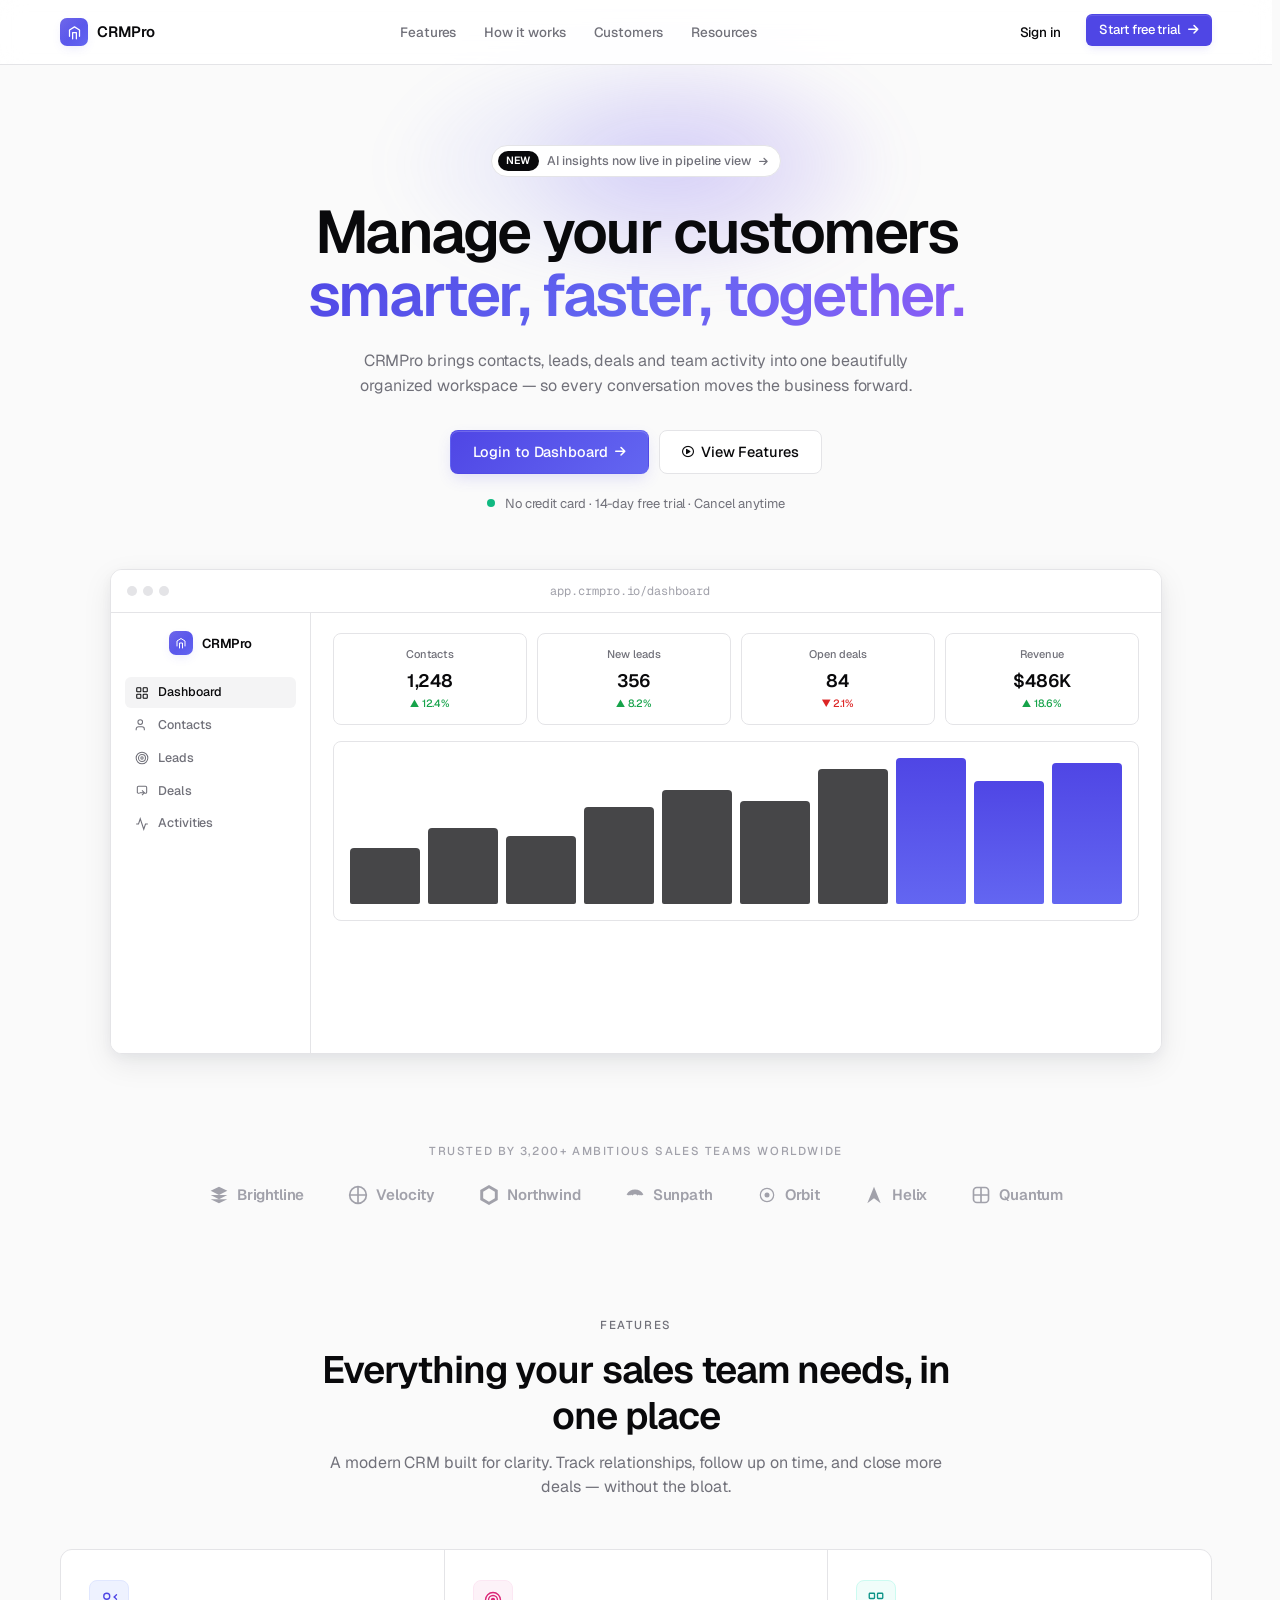
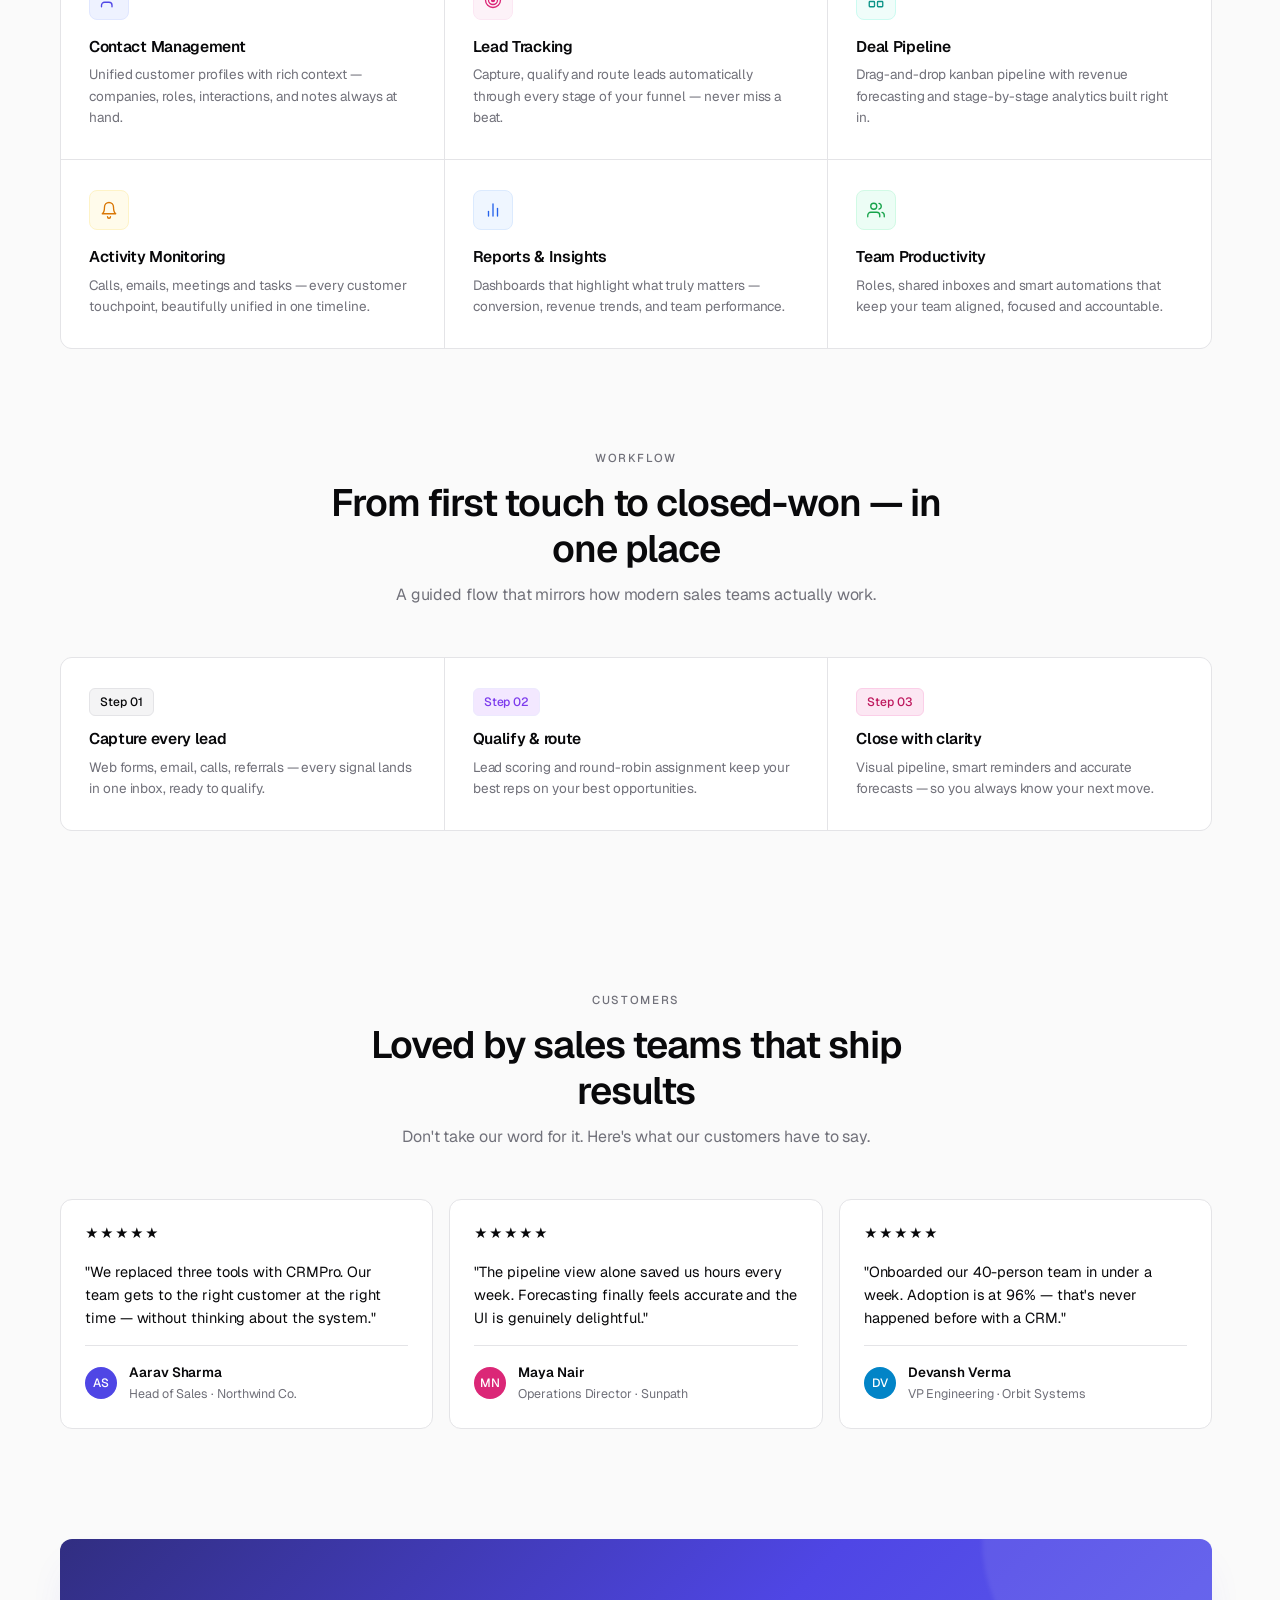
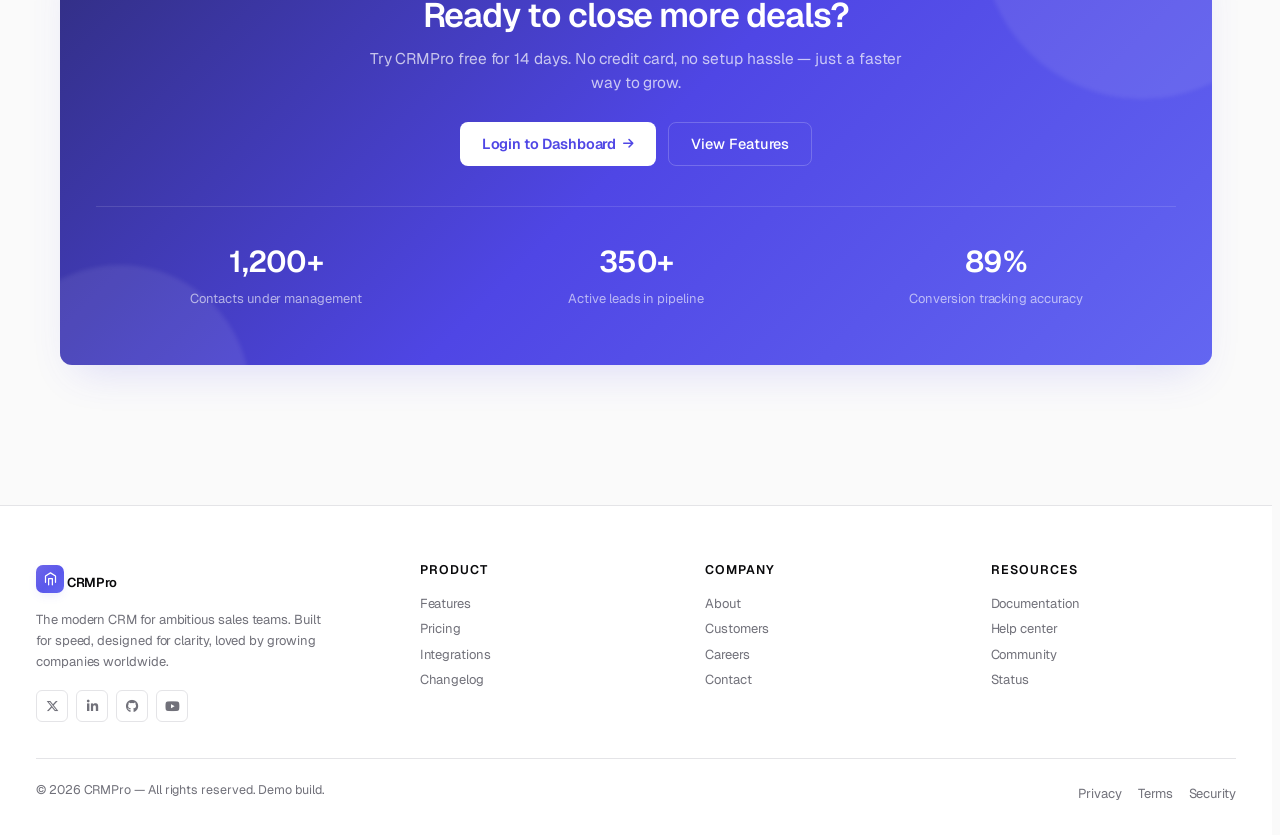
<file: index.html>
<!DOCTYPE html>
<html lang="en">
<head>
  <meta charset="UTF-8" />
  <meta name="viewport" content="width=device-width, initial-scale=1.0" />
  <title>CRMPro — The modern CRM for high-performing sales teams</title>
  <link rel="preconnect" href="https://fonts.googleapis.com">
  <link rel="preconnect" href="https://fonts.gstatic.com" crossorigin>
  <link href="https://fonts.googleapis.com/css2?family=Geist:wght@400;500;600;700&family=Geist+Mono:wght@400;500&family=Inter:wght@400;500;600;700&display=swap" rel="stylesheet">
  <link rel="stylesheet" href="https://cdnjs.cloudflare.com/ajax/libs/font-awesome/6.5.1/css/all.min.css" />
  <link rel="stylesheet" href="css/style.css" />
</head>
<body>

  <!-- Navbar -->
  <header class="lp-nav">
    <div class="inner">
      <a href="index.html" class="brand">
        <span class="brand-mark">
          <svg viewBox="0 0 24 24"><path d="M4 18V8l8-5 8 5v10"/><path d="M9 22V12h6v10"/></svg>
        </span>
        CRMPro
      </a>
      <nav class="nav-links">
        <a href="#features">Features</a>
        <a href="#workflow">How it works</a>
        <a href="#testimonials">Customers</a>
        <a href="#footer">Resources</a>
      </nav>
      <div class="flex gap-8">
        <a href="login.html" class="btn btn-ghost">Sign in</a>
        <a href="login.html" class="btn btn-primary btn-sm">
          Start free trial <i class="fa-solid fa-arrow-right"></i>
        </a>
      </div>
    </div>
  </header>

  <!-- Hero -->
  <section class="hero">
    <span class="eyebrow">
      <span class="tag">New</span>
      AI insights now live in pipeline view
      <i class="fa-solid fa-arrow-right" style="font-size:10px;"></i>
    </span>

    <h1>Manage your customers <br>
      <span class="grad">smarter, faster, together.</span>
    </h1>
    <p class="lead">
      CRMPro brings contacts, leads, deals and team activity into one
      beautifully organized workspace — so every conversation moves the
      business forward.
    </p>

    <div class="hero-cta">
      <a href="login.html" class="btn btn-gradient btn-lg">
        Login to Dashboard <i class="fa-solid fa-arrow-right"></i>
      </a>
      <a href="#features" data-scroll="#features" class="btn btn-secondary btn-lg">
        <i class="fa-regular fa-circle-play"></i> View Features
      </a>
    </div>

    <div class="trust-line">
      <span class="dot" style="width:8px;height:8px;border-radius:50%;background:#10b981;"></span>
      No credit card · 14-day free trial · Cancel anytime
    </div>

    <!-- Live dashboard preview -->
    <div class="hero-preview">
      <div class="preview-frame">
        <div class="preview-bar">
          <div class="dots"><span></span><span></span><span></span></div>
          <div class="url">app.crmpro.io/dashboard</div>
          <div style="width:54px;"></div>
        </div>
        <div class="preview-body">
          <aside class="preview-side">
            <a href="#" class="brand">
              <span class="brand-mark"><svg viewBox="0 0 24 24"><path d="M4 18V8l8-5 8 5v10"/><path d="M9 22V12h6v10"/></svg></span>
              CRMPro
            </a>
            <div class="preview-link active">
              <svg viewBox="0 0 24 24" fill="none" stroke="currentColor" stroke-width="2"><rect x="3" y="3" width="7" height="7" rx="1"/><rect x="14" y="3" width="7" height="7" rx="1"/><rect x="3" y="14" width="7" height="7" rx="1"/><rect x="14" y="14" width="7" height="7" rx="1"/></svg>
              Dashboard
            </div>
            <div class="preview-link">
              <svg viewBox="0 0 24 24" fill="none" stroke="currentColor" stroke-width="2"><path d="M16 21v-2a4 4 0 0 0-4-4H6a4 4 0 0 0-4 4v2"/><circle cx="9" cy="7" r="4"/></svg>
              Contacts
            </div>
            <div class="preview-link">
              <svg viewBox="0 0 24 24" fill="none" stroke="currentColor" stroke-width="2"><circle cx="12" cy="12" r="10"/><circle cx="12" cy="12" r="6"/><circle cx="12" cy="12" r="2"/></svg>
              Leads
            </div>
            <div class="preview-link">
              <svg viewBox="0 0 24 24" fill="none" stroke="currentColor" stroke-width="2"><path d="M8 16H6a2 2 0 0 1-2-2V6a2 2 0 0 1 2-2h12a2 2 0 0 1 2 2v8a2 2 0 0 1-2 2h-2"/><path d="m12 11 4 4-4 4"/><path d="M16 15H8"/></svg>
              Deals
            </div>
            <div class="preview-link">
              <svg viewBox="0 0 24 24" fill="none" stroke="currentColor" stroke-width="2"><polyline points="22 12 18 12 15 21 9 3 6 12 2 12"/></svg>
              Activities
            </div>
          </aside>
          <div class="preview-main">
            <div class="preview-kpis">
              <div class="preview-kpi">
                <div class="k-label">Contacts</div>
                <div class="k-val">1,248</div>
                <div class="k-trend">▲ 12.4%</div>
              </div>
              <div class="preview-kpi">
                <div class="k-label">New leads</div>
                <div class="k-val">356</div>
                <div class="k-trend">▲ 8.2%</div>
              </div>
              <div class="preview-kpi">
                <div class="k-label">Open deals</div>
                <div class="k-val">84</div>
                <div class="k-trend" style="color:#dc2626;">▼ 2.1%</div>
              </div>
              <div class="preview-kpi">
                <div class="k-label">Revenue</div>
                <div class="k-val">$486K</div>
                <div class="k-trend">▲ 18.6%</div>
              </div>
            </div>
            <div class="preview-chart">
              <div class="bar" style="height:38%"></div>
              <div class="bar" style="height:52%"></div>
              <div class="bar" style="height:46%"></div>
              <div class="bar" style="height:66%"></div>
              <div class="bar" style="height:78%"></div>
              <div class="bar" style="height:70%"></div>
              <div class="bar" style="height:92%"></div>
              <div class="bar" style="height:100%"></div>
              <div class="bar" style="height:84%"></div>
              <div class="bar" style="height:96%"></div>
            </div>
          </div>
        </div>
      </div>
    </div>
  </section>

  <!-- Logo strip -->
  <section class="logo-strip">
    <div class="label">Trusted by 3,200+ ambitious sales teams worldwide</div>
    <div class="logo-row">
      <div class="logo">
        <svg viewBox="0 0 24 24" fill="currentColor"><path d="M12 2 2 7l10 5 10-5-10-5zM2 17l10 5 10-5M2 12l10 5 10-5"/></svg>
        Brightline
      </div>
      <div class="logo">
        <svg viewBox="0 0 24 24" fill="none" stroke="currentColor" stroke-width="2"><circle cx="12" cy="12" r="10"/><path d="M12 2v20M2 12h20"/></svg>
        Velocity
      </div>
      <div class="logo">
        <svg viewBox="0 0 24 24" fill="currentColor"><path d="M12 0 1.5 6v12L12 24l10.5-6V6L12 0zm0 4 7 4v8l-7 4-7-4V8l7-4z"/></svg>
        Northwind
      </div>
      <div class="logo">
        <svg viewBox="0 0 24 24" fill="none" stroke="currentColor" stroke-width="2.5"><path d="M3 12c4-7 14-7 18 0M5 12c3-5 11-5 14 0M8 12c2-3 6-3 8 0"/></svg>
        Sunpath
      </div>
      <div class="logo">
        <svg viewBox="0 0 24 24" fill="currentColor"><circle cx="12" cy="12" r="3"/><circle cx="12" cy="12" r="8" fill="none" stroke="currentColor" stroke-width="1.5"/></svg>
        Orbit
      </div>
      <div class="logo">
        <svg viewBox="0 0 24 24" fill="currentColor"><path d="M12 2 4 22l8-6 8 6L12 2z"/></svg>
        Helix
      </div>
      <div class="logo">
        <svg viewBox="0 0 24 24" fill="none" stroke="currentColor" stroke-width="2"><rect x="3" y="3" width="18" height="18" rx="4"/><path d="M3 12h18M12 3v18"/></svg>
        Quantum
      </div>
    </div>
  </section>

  <!-- Features -->
  <section class="section" id="features">
    <div class="section-head">
      <div class="label">Features</div>
      <h2>Everything your sales team needs, in one place</h2>
      <p>A modern CRM built for clarity. Track relationships, follow up on time, and close more deals — without the bloat.</p>
    </div>

    <div class="features-grid">
      <div class="feature">
        <div class="ico c-indigo">
          <svg viewBox="0 0 24 24" stroke="currentColor"><path d="M16 21v-2a4 4 0 0 0-4-4H6a4 4 0 0 0-4 4v2"/><circle cx="9" cy="7" r="4"/><path d="m22 11-3-3"/><path d="m19 8 3-3"/></svg>
        </div>
        <h3>Contact Management</h3>
        <p>Unified customer profiles with rich context — companies, roles, interactions, and notes always at hand.</p>
      </div>
      <div class="feature">
        <div class="ico c-pink">
          <svg viewBox="0 0 24 24" stroke="currentColor"><circle cx="12" cy="12" r="10"/><circle cx="12" cy="12" r="6"/><circle cx="12" cy="12" r="2" fill="currentColor"/></svg>
        </div>
        <h3>Lead Tracking</h3>
        <p>Capture, qualify and route leads automatically through every stage of your funnel — never miss a beat.</p>
      </div>
      <div class="feature">
        <div class="ico c-teal">
          <svg viewBox="0 0 24 24" stroke="currentColor"><rect x="3" y="3" width="7" height="7" rx="1"/><rect x="14" y="3" width="7" height="7" rx="1"/><rect x="3" y="14" width="7" height="7" rx="1"/><rect x="14" y="14" width="7" height="7" rx="1"/></svg>
        </div>
        <h3>Deal Pipeline</h3>
        <p>Drag-and-drop kanban pipeline with revenue forecasting and stage-by-stage analytics built right in.</p>
      </div>
      <div class="feature">
        <div class="ico c-amber">
          <svg viewBox="0 0 24 24" stroke="currentColor"><path d="M6 8a6 6 0 0 1 12 0c0 7 3 9 3 9H3s3-2 3-9"/><path d="M10 21a2 2 0 0 0 4 0"/></svg>
        </div>
        <h3>Activity Monitoring</h3>
        <p>Calls, emails, meetings and tasks — every customer touchpoint, beautifully unified in one timeline.</p>
      </div>
      <div class="feature">
        <div class="ico c-blue">
          <svg viewBox="0 0 24 24" stroke="currentColor"><line x1="18" y1="20" x2="18" y2="10"/><line x1="12" y1="20" x2="12" y2="4"/><line x1="6"  y1="20" x2="6"  y2="14"/></svg>
        </div>
        <h3>Reports &amp; Insights</h3>
        <p>Dashboards that highlight what truly matters — conversion, revenue trends, and team performance.</p>
      </div>
      <div class="feature">
        <div class="ico c-emerald">
          <svg viewBox="0 0 24 24" stroke="currentColor"><path d="M17 21v-2a4 4 0 0 0-4-4H5a4 4 0 0 0-4 4v2"/><circle cx="9" cy="7" r="4"/><path d="M23 21v-2a4 4 0 0 0-3-3.87M16 3.13a4 4 0 0 1 0 7.75"/></svg>
        </div>
        <h3>Team Productivity</h3>
        <p>Roles, shared inboxes and smart automations that keep your team aligned, focused and accountable.</p>
      </div>
    </div>
  </section>

  <!-- How it works -->
  <section class="section" id="workflow" style="padding-top: 20px;">
    <div class="section-head">
      <div class="label">Workflow</div>
      <h2>From first touch to closed-won — in one place</h2>
      <p>A guided flow that mirrors how modern sales teams actually work.</p>
    </div>

    <div class="features-grid">
      <div class="feature" style="border-left: 3px solid var(--primary-600);">
        <div class="chip" style="margin-bottom:14px;">Step 01</div>
        <h3>Capture every lead</h3>
        <p>Web forms, email, calls, referrals — every signal lands in one inbox, ready to qualify.</p>
      </div>
      <div class="feature" style="border-left: 3px solid var(--accent-purple);">
        <div class="chip" style="background:#f3e8ff;color:#7c3aed;border-color:#ede9fe;margin-bottom:14px;">Step 02</div>
        <h3>Qualify &amp; route</h3>
        <p>Lead scoring and round-robin assignment keep your best reps on your best opportunities.</p>
      </div>
      <div class="feature" style="border-left: 3px solid var(--accent-pink);">
        <div class="chip" style="background:#fce7f3;color:#be185d;border-color:#fbcfe8;margin-bottom:14px;">Step 03</div>
        <h3>Close with clarity</h3>
        <p>Visual pipeline, smart reminders and accurate forecasts — so you always know your next move.</p>
      </div>
    </div>
  </section>

  <!-- Testimonials -->
  <section class="section" id="testimonials">
    <div class="section-head">
      <div class="label">Customers</div>
      <h2>Loved by sales teams that ship results</h2>
      <p>Don't take our word for it. Here's what our customers have to say.</p>
    </div>

    <div class="tm-grid">
      <div class="tm-card">
        <div class="stars">★★★★★</div>
        <p class="quote">"We replaced three tools with CRMPro. Our team gets to the right customer at the right time — without thinking about the system."</p>
        <div class="person">
          <div class="avatar av-1">AS</div>
          <div class="meta">
            <strong>Aarav Sharma</strong>
            <span>Head of Sales · Northwind Co.</span>
          </div>
        </div>
      </div>
      <div class="tm-card">
        <div class="stars">★★★★★</div>
        <p class="quote">"The pipeline view alone saved us hours every week. Forecasting finally feels accurate and the UI is genuinely delightful."</p>
        <div class="person">
          <div class="avatar av-3">MN</div>
          <div class="meta">
            <strong>Maya Nair</strong>
            <span>Operations Director · Sunpath</span>
          </div>
        </div>
      </div>
      <div class="tm-card">
        <div class="stars">★★★★★</div>
        <p class="quote">"Onboarded our 40-person team in under a week. Adoption is at 96% — that's never happened before with a CRM."</p>
        <div class="person">
          <div class="avatar av-2">DV</div>
          <div class="meta">
            <strong>Devansh Verma</strong>
            <span>VP Engineering · Orbit Systems</span>
          </div>
        </div>
      </div>
    </div>
  </section>

  <!-- CTA band with stats -->
  <section class="section" style="padding-top: 0;">
    <div class="cta-band">
      <h2>Ready to close more deals?</h2>
      <p>Try CRMPro free for 14 days. No credit card, no setup hassle — just a faster way to grow.</p>
      <div class="flex gap-12" style="justify-content:center;flex-wrap:wrap;">
        <a href="login.html" class="btn btn-light btn-lg">
          Login to Dashboard <i class="fa-solid fa-arrow-right"></i>
        </a>
        <a href="#features" data-scroll="#features" class="btn btn-outline btn-lg">View Features</a>
      </div>

      <div class="stats-grid">
        <div class="stat">
          <strong>1,200+</strong>
          <span>Contacts under management</span>
        </div>
        <div class="stat">
          <strong>350+</strong>
          <span>Active leads in pipeline</span>
        </div>
        <div class="stat">
          <strong>89%</strong>
          <span>Conversion tracking accuracy</span>
        </div>
      </div>
    </div>
  </section>

  <!-- Footer -->
  <footer class="lp-footer" id="footer">
    <div class="inner">
      <div>
        <a href="index.html" class="brand">
          <span class="brand-mark">
            <svg viewBox="0 0 24 24"><path d="M4 18V8l8-5 8 5v10"/><path d="M9 22V12h6v10"/></svg>
          </span>
          CRMPro
        </a>
        <p class="blurb">The modern CRM for ambitious sales teams. Built for speed, designed for clarity, loved by growing companies worldwide.</p>
        <div class="socials" style="margin-top:18px;">
          <a href="#" data-noop aria-label="Twitter"><i class="fa-brands fa-x-twitter"></i></a>
          <a href="#" data-noop aria-label="LinkedIn"><i class="fa-brands fa-linkedin-in"></i></a>
          <a href="#" data-noop aria-label="GitHub"><i class="fa-brands fa-github"></i></a>
          <a href="#" data-noop aria-label="YouTube"><i class="fa-brands fa-youtube"></i></a>
        </div>
      </div>
      <div>
        <h4>Product</h4>
        <a href="#features" data-scroll="#features">Features</a>
        <a href="login.html">Pricing</a>
        <a href="login.html">Integrations</a>
        <a href="login.html">Changelog</a>
      </div>
      <div>
        <h4>Company</h4>
        <a href="#" data-noop>About</a>
        <a href="#" data-noop>Customers</a>
        <a href="#" data-noop>Careers</a>
        <a href="#" data-noop>Contact</a>
      </div>
      <div>
        <h4>Resources</h4>
        <a href="#" data-noop>Documentation</a>
        <a href="#" data-noop>Help center</a>
        <a href="#" data-noop>Community</a>
        <a href="#" data-noop>Status</a>
      </div>
    </div>
    <div class="bottom">
      <span>© 2026 CRMPro — All rights reserved. Demo build.</span>
      <div class="flex gap-16">
        <a href="#" data-noop>Privacy</a>
        <a href="#" data-noop>Terms</a>
        <a href="#" data-noop>Security</a>
      </div>
    </div>
  </footer>

  <script src="js/script.js"></script>
</body>
</html>
</file>
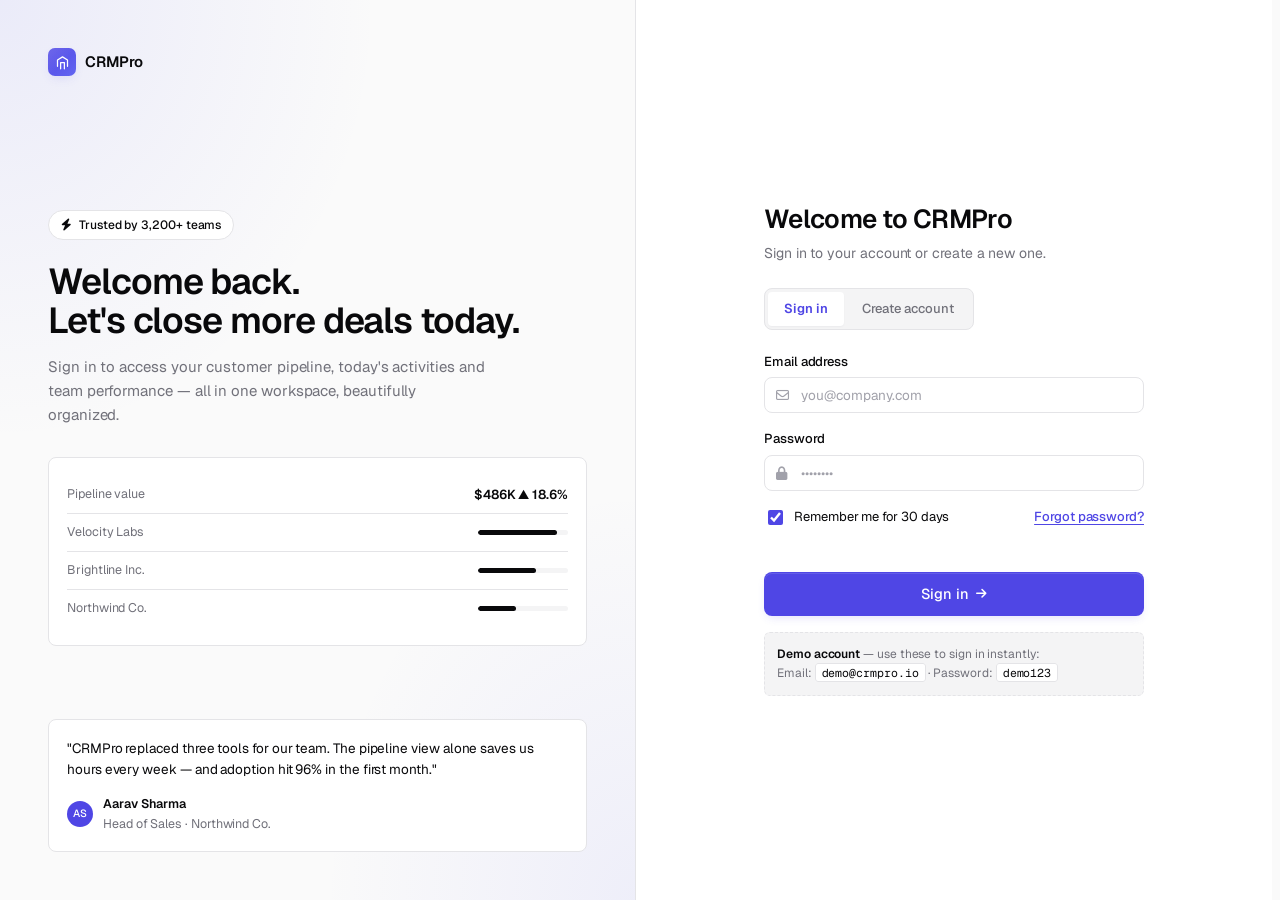
<file: activities.html>
<!DOCTYPE html>
<html lang="en">
<head>
  <meta charset="UTF-8" />
  <meta name="viewport" content="width=device-width, initial-scale=1.0" />
  <title>Activities — CRMPro</title>
  <link rel="preconnect" href="https://fonts.googleapis.com">
  <link rel="preconnect" href="https://fonts.gstatic.com" crossorigin>
  <link href="https://fonts.googleapis.com/css2?family=Geist:wght@400;500;600;700&family=Geist+Mono:wght@400;500&family=Inter:wght@400;500;600;700&display=swap" rel="stylesheet">
  <link rel="stylesheet" href="https://cdnjs.cloudflare.com/ajax/libs/font-awesome/6.5.1/css/all.min.css" />
  <link rel="stylesheet" href="css/style.css" />
  <script>if (!localStorage.getItem('crmpro_session')) { window.location.replace('login.html'); }</script>
  <script src="js/store.js"></script>
</head>
<body data-page="activities">

  <div class="app">
    <aside class="sidebar" data-sidebar>
      <div class="sidebar-brand">
        <a href="index.html" class="brand">
          <span class="brand-mark"><svg viewBox="0 0 24 24"><path d="M4 18V8l8-5 8 5v10"/><path d="M9 22V12h6v10"/></svg></span>
          CRMPro
        </a>
      </div>
      <nav class="sidebar-nav">
        <div class="sidebar-section">Workspace</div>
        <a href="dashboard.html" class="sidebar-link"><svg viewBox="0 0 24 24"><rect x="3" y="3" width="7" height="7" rx="1"/><rect x="14" y="3" width="7" height="7" rx="1"/><rect x="3" y="14" width="7" height="7" rx="1"/><rect x="14" y="14" width="7" height="7" rx="1"/></svg> Dashboard</a>
        <a href="contacts.html" class="sidebar-link"><svg viewBox="0 0 24 24"><path d="M16 21v-2a4 4 0 0 0-4-4H6a4 4 0 0 0-4 4v2"/><circle cx="9" cy="7" r="4"/><path d="M22 21v-2a4 4 0 0 0-3-3.87"/><path d="M16 3.13a4 4 0 0 1 0 7.75"/></svg> Contacts <span class="nav-badge">1,248</span></a>
        <a href="leads.html" class="sidebar-link"><svg viewBox="0 0 24 24"><circle cx="12" cy="12" r="10"/><circle cx="12" cy="12" r="6"/><circle cx="12" cy="12" r="2"/></svg> Leads <span class="nav-badge">356</span></a>
        <a href="deals.html" class="sidebar-link"><svg viewBox="0 0 24 24"><path d="M16 3h5v5"/><path d="M21 3 13.5 10.5"/><path d="M8 21H3v-5"/><path d="m3 21 7.5-7.5"/><path d="M3 8V3h5"/><path d="m3 3 7.5 7.5"/><path d="M16 21h5v-5"/><path d="m13.5 13.5 7.5 7.5"/></svg> Deals</a>
        <a href="activities.html" class="sidebar-link"><svg viewBox="0 0 24 24"><path d="M6 8a6 6 0 0 1 12 0c0 7 3 9 3 9H3s3-2 3-9"/><path d="M10 21a2 2 0 0 0 4 0"/></svg> Activities</a>
        <div class="sidebar-section">Insights</div>
        <a href="reports.html" class="sidebar-link"><svg viewBox="0 0 24 24"><line x1="18" y1="20" x2="18" y2="10"/><line x1="12" y1="20" x2="12" y2="4"/><line x1="6"  y1="20" x2="6"  y2="14"/></svg> Reports</a>
        <a href="settings.html" class="sidebar-link"><svg viewBox="0 0 24 24"><circle cx="12" cy="12" r="3"/><path d="M19.4 15a1.65 1.65 0 0 0 .33 1.82l.06.06a2 2 0 1 1-2.83 2.83l-.06-.06a1.65 1.65 0 0 0-1.82-.33 1.65 1.65 0 0 0-1 1.51V21a2 2 0 0 1-4 0v-.09A1.65 1.65 0 0 0 9 19.4a1.65 1.65 0 0 0-1.82.33l-.06.06a2 2 0 1 1-2.83-2.83l.06-.06a1.65 1.65 0 0 0 .33-1.82 1.65 1.65 0 0 0-1.51-1H3a2 2 0 0 1 0-4h.09A1.65 1.65 0 0 0 4.6 9a1.65 1.65 0 0 0-.33-1.82l-.06-.06a2 2 0 1 1 2.83-2.83l.06.06a1.65 1.65 0 0 0 1.82.33H9a1.65 1.65 0 0 0 1-1.51V3a2 2 0 0 1 4 0v.09a1.65 1.65 0 0 0 1 1.51 1.65 1.65 0 0 0 1.82-.33l.06-.06a2 2 0 1 1 2.83 2.83l-.06.06a1.65 1.65 0 0 0-.33 1.82V9a1.65 1.65 0 0 0 1.51 1H21a2 2 0 0 1 0 4h-.09a1.65 1.65 0 0 0-1.51 1z"/></svg> Settings</a>

        <div class="sidebar-promo">
          <h5>Upgrade to Pro</h5>
          <p>Unlock AI insights, custom reports and unlimited automations.</p>
          <a href="#" data-noop class="btn">Upgrade now</a>
        </div>
      </nav>
      <div class="sidebar-footer">
        <div class="sidebar-user">
          <div class="avatar av-1">PS</div>
          <div class="meta"><strong>Priya Sharma</strong><span>Sales Manager</span></div>
          <i class="fa-solid fa-ellipsis text-soft"></i>
        </div>
      </div>
    </aside>

    <div class="main">
      <header class="topbar">
        <button class="menu-toggle" data-menu-toggle aria-label="Toggle menu"><i class="fa-solid fa-bars"></i></button>
        <div>
          <h2>Activities</h2>
          <div class="crumb"><span>Workspace</span><i class="fa-solid fa-chevron-right"></i><span>Activities</span></div>
        </div>
        <div class="search input-icon">
          <i class="fa-solid fa-magnifying-glass"></i>
          <input class="input" type="search" placeholder="Search activities…" />
          <span class="kbd">⌘K</span>
        </div>
        <div class="actions">
          <button class="icon-btn" aria-label="Help"><i class="fa-regular fa-circle-question"></i></button>
          <button class="icon-btn" aria-label="Notifications"><i class="fa-regular fa-bell"></i><span class="dot"></span></button>
          <button class="user-chip" data-noop><div class="avatar av-1">PS</div><span>Priya S.</span><i class="fa-solid fa-chevron-down"></i></button>
          <button class="btn btn-secondary btn-sm" data-logout><i class="fa-solid fa-arrow-right-from-bracket"></i> Logout</button>
        </div>
      </header>

      <section class="page" data-page="activities">
        <div class="page-head">
          <div>
            <h1>Activities</h1>
            <p class="sub">Every customer touchpoint, in chronological order — 14 logged this week.</p>
          </div>
          <div class="flex gap-8">
            <button class="btn btn-secondary btn-sm"><i class="fa-solid fa-filter"></i> Filter</button>
            <button class="btn btn-secondary btn-sm"><i class="fa-regular fa-calendar"></i> This week</button>
            <button class="btn btn-primary btn-sm" data-modal-open="add-activity"><i class="fa-solid fa-plus"></i> Log Activity</button>
          </div>
        </div>

        <div class="grid-2">
          <div class="card">
            <div class="card-header">
              <div>
                <div class="card-title">This week's timeline</div>
                <div class="card-subtitle">14 activities logged across 8 accounts</div>
              </div>
              <div class="filter-chips">
                <span class="chip is-on">All</span>
                <span class="chip">Calls</span>
                <span class="chip">Emails</span>
                <span class="chip">Meetings</span>
              </div>
            </div>

            <div class="timeline" data-timeline></div>
          </div>

          <div class="card" style="align-self:start;">
            <div class="card-header">
              <div>
                <div class="card-title">Week summary</div>
                <div class="card-subtitle">May 19 – May 25</div>
              </div>
            </div>
            <div class="activity-list">
              <div class="activity-item">
                <div class="ico indigo"><i class="fa-solid fa-phone"></i></div>
                <div class="body">
                  <p><strong data-activity="calls">0</strong> calls completed</p>
                  <small>+3 vs last week</small>
                </div>
              </div>
              <div class="activity-item">
                <div class="ico teal"><i class="fa-regular fa-envelope"></i></div>
                <div class="body">
                  <p><strong data-activity="emails">0</strong> emails sent</p>
                  <small>62% open rate</small>
                </div>
              </div>
              <div class="activity-item">
                <div class="ico amber"><i class="fa-regular fa-calendar"></i></div>
                <div class="body">
                  <p><strong data-activity="meetings">0</strong> meetings scheduled</p>
                  <small>2 upcoming today</small>
                </div>
              </div>
              <div class="activity-item">
                <div class="ico purple"><i class="fa-solid fa-file-signature"></i></div>
                <div class="body">
                  <p><strong data-activity="proposals">0</strong> proposals shared</p>
                  <small>3 awaiting response</small>
                </div>
              </div>
              <div class="activity-item">
                <div class="ico danger"><i class="fa-solid fa-triangle-exclamation"></i></div>
                <div class="body">
                  <p><strong data-activity="overdue">0</strong> follow-ups overdue</p>
                  <small>Action needed</small>
                </div>
              </div>
            </div>

            <div class="card-header" style="margin-top: 24px;">
              <div class="card-title">Team activity</div>
            </div>
            <div class="avatar-stack" style="margin-bottom:10px;">
              <div class="avatar av-1">PS</div>
              <div class="avatar av-5">KM</div>
              <div class="avatar av-3">AR</div>
              <div class="avatar av-2">VS</div>
              <div class="avatar" style="background:var(--bg-2);color:var(--muted);">+4</div>
            </div>
            <p class="text-muted" style="font-size:13px;">8 team members logged activity this week. Top performer: <strong style="color:var(--text);">Priya Sharma</strong> with 24 touchpoints.</p>
          </div>
        </div>
      </section>
    </div>
  </div>

  <script src="js/script.js"></script>
</body>
</html>
</file>
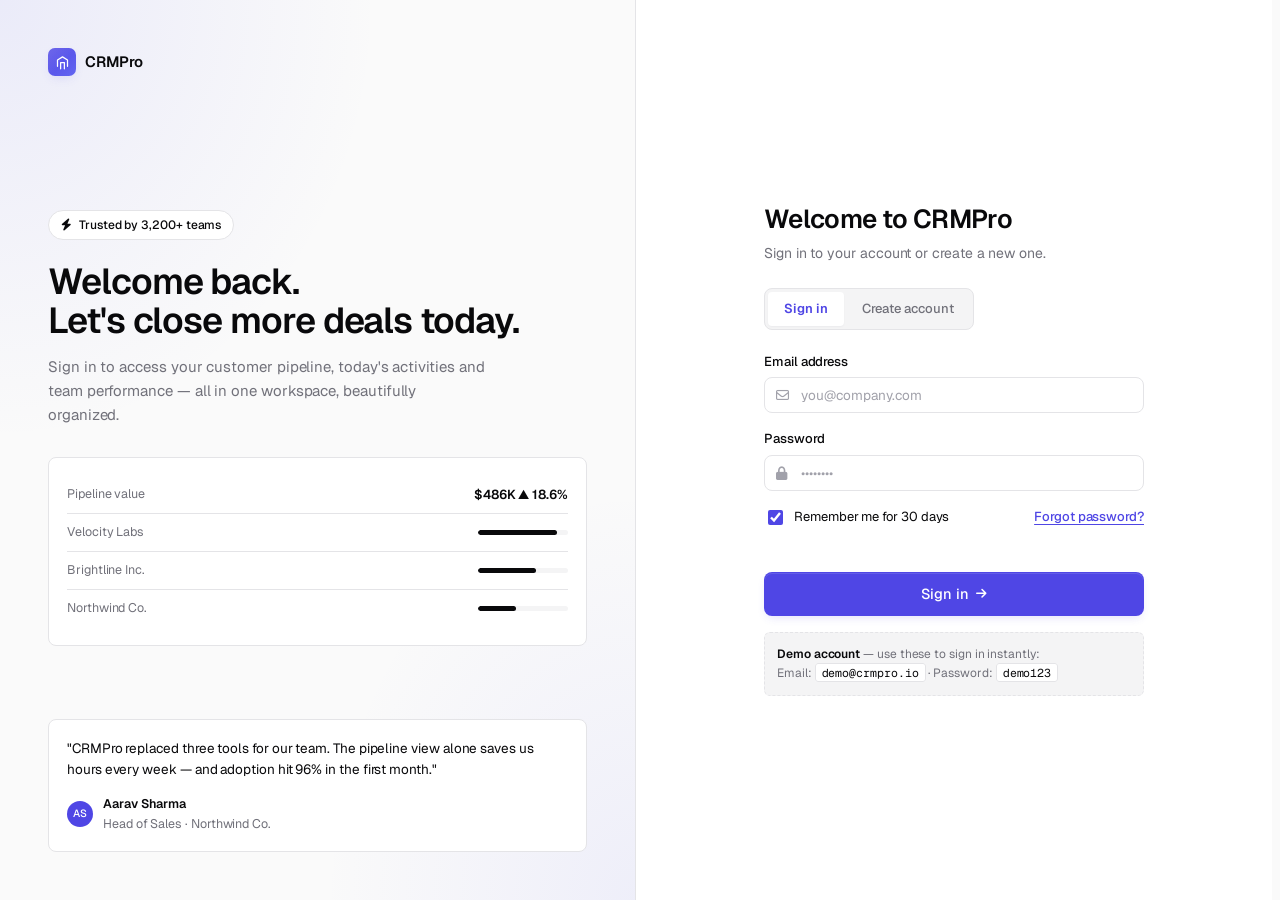
<file: contacts.html>
<!DOCTYPE html>
<html lang="en">
<head>
  <meta charset="UTF-8" />
  <meta name="viewport" content="width=device-width, initial-scale=1.0" />
  <title>Contacts — CRMPro</title>
  <link rel="preconnect" href="https://fonts.googleapis.com">
  <link rel="preconnect" href="https://fonts.gstatic.com" crossorigin>
  <link href="https://fonts.googleapis.com/css2?family=Geist:wght@400;500;600;700&family=Geist+Mono:wght@400;500&family=Inter:wght@400;500;600;700&display=swap" rel="stylesheet">
  <link rel="stylesheet" href="https://cdnjs.cloudflare.com/ajax/libs/font-awesome/6.5.1/css/all.min.css" />
  <link rel="stylesheet" href="css/style.css" />
  <script>if (!localStorage.getItem('crmpro_session')) { window.location.replace('login.html'); }</script>
  <script src="js/store.js"></script>
</head>
<body data-page="contacts">

  <div class="app">
    <aside class="sidebar" data-sidebar>
      <div class="sidebar-brand">
        <a href="index.html" class="brand">
          <span class="brand-mark"><svg viewBox="0 0 24 24"><path d="M4 18V8l8-5 8 5v10"/><path d="M9 22V12h6v10"/></svg></span>
          CRMPro
        </a>
      </div>
      <nav class="sidebar-nav">
        <div class="sidebar-section">Workspace</div>
        <a href="dashboard.html" class="sidebar-link"><svg viewBox="0 0 24 24"><rect x="3" y="3" width="7" height="7" rx="1"/><rect x="14" y="3" width="7" height="7" rx="1"/><rect x="3" y="14" width="7" height="7" rx="1"/><rect x="14" y="14" width="7" height="7" rx="1"/></svg> Dashboard</a>
        <a href="contacts.html" class="sidebar-link"><svg viewBox="0 0 24 24"><path d="M16 21v-2a4 4 0 0 0-4-4H6a4 4 0 0 0-4 4v2"/><circle cx="9" cy="7" r="4"/><path d="M22 21v-2a4 4 0 0 0-3-3.87"/><path d="M16 3.13a4 4 0 0 1 0 7.75"/></svg> Contacts <span class="nav-badge">1,248</span></a>
        <a href="leads.html" class="sidebar-link"><svg viewBox="0 0 24 24"><circle cx="12" cy="12" r="10"/><circle cx="12" cy="12" r="6"/><circle cx="12" cy="12" r="2"/></svg> Leads <span class="nav-badge">356</span></a>
        <a href="deals.html" class="sidebar-link"><svg viewBox="0 0 24 24"><path d="M16 3h5v5"/><path d="M21 3 13.5 10.5"/><path d="M8 21H3v-5"/><path d="m3 21 7.5-7.5"/><path d="M3 8V3h5"/><path d="m3 3 7.5 7.5"/><path d="M16 21h5v-5"/><path d="m13.5 13.5 7.5 7.5"/></svg> Deals</a>
        <a href="activities.html" class="sidebar-link"><svg viewBox="0 0 24 24"><path d="M6 8a6 6 0 0 1 12 0c0 7 3 9 3 9H3s3-2 3-9"/><path d="M10 21a2 2 0 0 0 4 0"/></svg> Activities</a>
        <div class="sidebar-section">Insights</div>
        <a href="reports.html" class="sidebar-link"><svg viewBox="0 0 24 24"><line x1="18" y1="20" x2="18" y2="10"/><line x1="12" y1="20" x2="12" y2="4"/><line x1="6"  y1="20" x2="6"  y2="14"/></svg> Reports</a>
        <a href="settings.html" class="sidebar-link"><svg viewBox="0 0 24 24"><circle cx="12" cy="12" r="3"/><path d="M19.4 15a1.65 1.65 0 0 0 .33 1.82l.06.06a2 2 0 1 1-2.83 2.83l-.06-.06a1.65 1.65 0 0 0-1.82-.33 1.65 1.65 0 0 0-1 1.51V21a2 2 0 0 1-4 0v-.09A1.65 1.65 0 0 0 9 19.4a1.65 1.65 0 0 0-1.82.33l-.06.06a2 2 0 1 1-2.83-2.83l.06-.06a1.65 1.65 0 0 0 .33-1.82 1.65 1.65 0 0 0-1.51-1H3a2 2 0 0 1 0-4h.09A1.65 1.65 0 0 0 4.6 9a1.65 1.65 0 0 0-.33-1.82l-.06-.06a2 2 0 1 1 2.83-2.83l.06.06a1.65 1.65 0 0 0 1.82.33H9a1.65 1.65 0 0 0 1-1.51V3a2 2 0 0 1 4 0v.09a1.65 1.65 0 0 0 1 1.51 1.65 1.65 0 0 0 1.82-.33l.06-.06a2 2 0 1 1 2.83 2.83l-.06.06a1.65 1.65 0 0 0-.33 1.82V9a1.65 1.65 0 0 0 1.51 1H21a2 2 0 0 1 0 4h-.09a1.65 1.65 0 0 0-1.51 1z"/></svg> Settings</a>

        <div class="sidebar-promo">
          <h5>Upgrade to Pro</h5>
          <p>Unlock AI insights, custom reports and unlimited automations.</p>
          <a href="#" data-noop class="btn">Upgrade now</a>
        </div>
      </nav>
      <div class="sidebar-footer">
        <div class="sidebar-user">
          <div class="avatar av-1">PS</div>
          <div class="meta"><strong>Priya Sharma</strong><span>Sales Manager</span></div>
          <i class="fa-solid fa-ellipsis text-soft"></i>
        </div>
      </div>
    </aside>

    <div class="main">
      <header class="topbar">
        <button class="menu-toggle" data-menu-toggle aria-label="Toggle menu"><i class="fa-solid fa-bars"></i></button>
        <div>
          <h2>Contacts</h2>
          <div class="crumb"><span>Workspace</span><i class="fa-solid fa-chevron-right"></i><span>Contacts</span></div>
        </div>
        <div class="search input-icon">
          <i class="fa-solid fa-magnifying-glass"></i>
          <input class="input" type="search" placeholder="Search contacts…" />
          <span class="kbd">⌘K</span>
        </div>
        <div class="actions">
          <button class="icon-btn" aria-label="Help"><i class="fa-regular fa-circle-question"></i></button>
          <button class="icon-btn" aria-label="Notifications"><i class="fa-regular fa-bell"></i><span class="dot"></span></button>
          <button class="user-chip" data-noop><div class="avatar av-1">PS</div><span>Priya S.</span><i class="fa-solid fa-chevron-down"></i></button>
          <button class="btn btn-secondary btn-sm" data-logout><i class="fa-solid fa-arrow-right-from-bracket"></i> Logout</button>
        </div>
      </header>

      <section class="page" data-page="contacts">
        <div class="page-head">
          <div>
            <h1>Contacts</h1>
            <p class="sub">Manage your contact database.</p>
          </div>
          <div class="flex gap-8">
            <button class="btn btn-secondary btn-sm"><i class="fa-solid fa-file-import"></i> Import</button>
            <button class="btn btn-secondary btn-sm"><i class="fa-solid fa-file-export"></i> Export</button>
            <button class="btn btn-primary btn-sm" data-modal-open="add-contact"><i class="fa-solid fa-plus"></i> Add Contact</button>
          </div>
        </div>

        <!-- Mini KPI strip -->
        <div class="stat-grid" style="margin-bottom: 22px;">
          <div class="stat-card indigo">
            <div class="head"><div class="label">Total contacts</div><div class="ico"><svg viewBox="0 0 24 24" stroke="currentColor"><circle cx="9" cy="7" r="4"/><path d="M3 21v-2a4 4 0 0 1 4-4h4a4 4 0 0 1 4 4v2"/></svg></div></div>
            <div class="value" data-kpi="contactsTotal">0</div>
            <div class="row"><span class="trend up"><i class="fa-solid fa-arrow-up"></i> 12.4%</span><span class="vs">in your database</span></div>
          </div>
          <div class="stat-card teal">
            <div class="head"><div class="label">Active</div><div class="ico"><svg viewBox="0 0 24 24" stroke="currentColor"><polyline points="20 6 9 17 4 12"/></svg></div></div>
            <div class="value" data-kpi="contactsActive">0</div>
            <div class="row"><span class="trend up"><i class="fa-solid fa-arrow-up"></i> 6.2%</span><span class="vs">currently engaged</span></div>
          </div>
          <div class="stat-card amber">
            <div class="head"><div class="label">Needs follow-up</div><div class="ico"><svg viewBox="0 0 24 24" stroke="currentColor"><path d="M21 11.5a8.38 8.38 0 0 1-.9 3.8 8.5 8.5 0 0 1-7.6 4.7 8.38 8.38 0 0 1-3.8-.9L3 21l1.9-5.7a8.38 8.38 0 0 1-.9-3.8 8.5 8.5 0 0 1 4.7-7.6 8.38 8.38 0 0 1 3.8-.9h.5a8.48 8.48 0 0 1 8 8v.5z"/></svg></div></div>
            <div class="value" data-kpi="contactsFollowup">0</div>
            <div class="row"><span class="trend down"><i class="fa-solid fa-arrow-down"></i> 2.8%</span><span class="vs">need follow-up</span></div>
          </div>
          <div class="stat-card purple">
            <div class="head"><div class="label">New this week</div><div class="ico"><svg viewBox="0 0 24 24" stroke="currentColor"><line x1="12" y1="5" x2="12" y2="19"/><line x1="5" y1="12" x2="19" y2="12"/></svg></div></div>
            <div class="value" data-kpi="contactsNew">0</div>
            <div class="row"><span class="trend up"><i class="fa-solid fa-arrow-up"></i> 18.1%</span><span class="vs">added this week</span></div>
          </div>
        </div>

        <div class="table-wrap">
          <div class="table-toolbar">
            <div class="search input-icon" style="max-width:340px;flex:1;">
              <i class="fa-solid fa-magnifying-glass"></i>
              <input class="input" type="search" placeholder="Search by name, email, company…" data-search-target="#contacts-table" />
            </div>
            <div class="filter-chips" data-filter-table="#contacts-table">
              <span class="chip is-on">All</span>
              <span class="chip">Active</span>
              <span class="chip">New</span>
              <span class="chip">Follow-up</span>
              <span class="chip">Churned</span>
            </div>
            <div class="flex gap-8">
              <button class="btn btn-secondary btn-sm"><i class="fa-solid fa-filter"></i> Filter</button>
              <button class="btn btn-secondary btn-sm"><i class="fa-solid fa-arrow-down-wide-short"></i> Sort</button>
            </div>
          </div>

          <div class="table-scroll">
            <table class="data" id="contacts-table">
              <thead>
                <tr>
                  <th style="width:24px;"><input type="checkbox" /></th>
                  <th>Name</th>
                  <th>Email</th>
                  <th>Phone</th>
                  <th>Company</th>
                  <th>Status</th>
                  <th>Owner</th>
                  <th></th>
                </tr>
              </thead>
              <tbody></tbody>
            </table>
          </div>

          <div class="pagination">
            <div data-pagination-info>Showing <strong>1–10</strong> of <strong>0</strong> contacts</div>
            <div class="pages">
              <button><i class="fa-solid fa-chevron-left"></i></button>
              <button class="active">1</button>
              <button>2</button>
              <button>3</button>
              <button>…</button>
              <button>125</button>
              <button><i class="fa-solid fa-chevron-right"></i></button>
            </div>
          </div>
        </div>
      </section>
    </div>
  </div>

  <script src="js/script.js"></script>
</body>
</html>
</file>
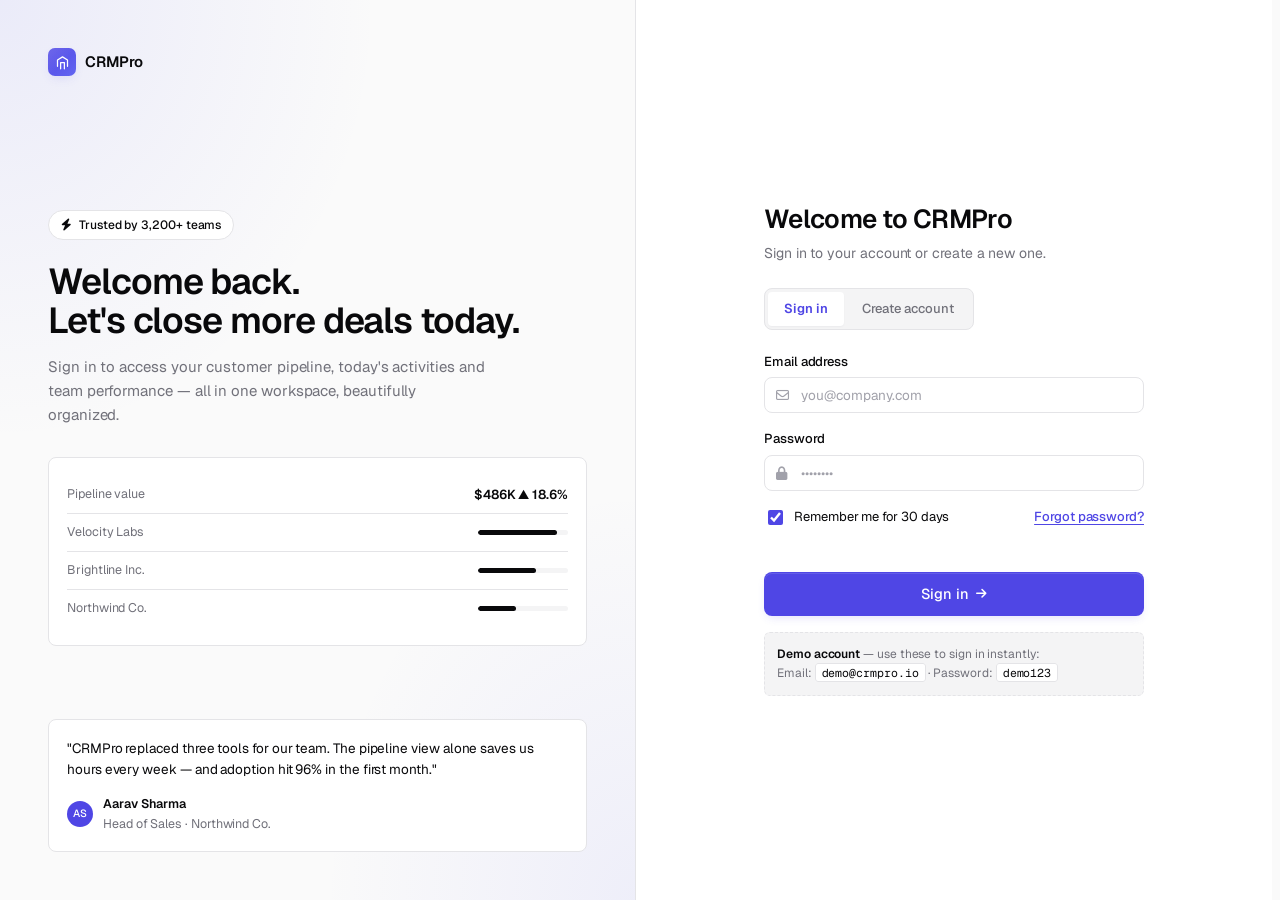
<file: dashboard.html>
<!DOCTYPE html>
<html lang="en">
<head>
  <meta charset="UTF-8" />
  <meta name="viewport" content="width=device-width, initial-scale=1.0" />
  <title>Dashboard — CRMPro</title>
  <link rel="preconnect" href="https://fonts.googleapis.com">
  <link rel="preconnect" href="https://fonts.gstatic.com" crossorigin>
  <link href="https://fonts.googleapis.com/css2?family=Geist:wght@400;500;600;700&family=Geist+Mono:wght@400;500&family=Inter:wght@400;500;600;700&display=swap" rel="stylesheet">
  <link rel="stylesheet" href="https://cdnjs.cloudflare.com/ajax/libs/font-awesome/6.5.1/css/all.min.css" />
  <link rel="stylesheet" href="css/style.css" />
  <script>if (!localStorage.getItem('crmpro_session')) { window.location.replace('login.html'); }</script>
  <script src="js/store.js"></script>
</head>
<body data-page="dashboard">

  <div class="app">

    <!-- Sidebar -->
    <aside class="sidebar" data-sidebar>
      <div class="sidebar-brand">
        <a href="index.html" class="brand">
          <span class="brand-mark">
            <svg viewBox="0 0 24 24"><path d="M4 18V8l8-5 8 5v10"/><path d="M9 22V12h6v10"/></svg>
          </span>
          CRMPro
        </a>
      </div>
      <nav class="sidebar-nav">
        <div class="sidebar-section">Workspace</div>
        <a href="dashboard.html" class="sidebar-link">
          <svg viewBox="0 0 24 24"><rect x="3" y="3" width="7" height="7" rx="1"/><rect x="14" y="3" width="7" height="7" rx="1"/><rect x="3" y="14" width="7" height="7" rx="1"/><rect x="14" y="14" width="7" height="7" rx="1"/></svg>
          Dashboard
        </a>
        <a href="contacts.html" class="sidebar-link">
          <svg viewBox="0 0 24 24"><path d="M16 21v-2a4 4 0 0 0-4-4H6a4 4 0 0 0-4 4v2"/><circle cx="9" cy="7" r="4"/><path d="M22 21v-2a4 4 0 0 0-3-3.87"/><path d="M16 3.13a4 4 0 0 1 0 7.75"/></svg>
          Contacts
          <span class="nav-badge">1,248</span>
        </a>
        <a href="leads.html" class="sidebar-link">
          <svg viewBox="0 0 24 24"><circle cx="12" cy="12" r="10"/><circle cx="12" cy="12" r="6"/><circle cx="12" cy="12" r="2"/></svg>
          Leads
          <span class="nav-badge">356</span>
        </a>
        <a href="deals.html" class="sidebar-link">
          <svg viewBox="0 0 24 24"><path d="M16 3h5v5"/><path d="M21 3 13.5 10.5"/><path d="M8 21H3v-5"/><path d="m3 21 7.5-7.5"/><path d="M3 8V3h5"/><path d="m3 3 7.5 7.5"/><path d="M16 21h5v-5"/><path d="m13.5 13.5 7.5 7.5"/></svg>
          Deals
        </a>
        <a href="activities.html" class="sidebar-link">
          <svg viewBox="0 0 24 24"><path d="M6 8a6 6 0 0 1 12 0c0 7 3 9 3 9H3s3-2 3-9"/><path d="M10 21a2 2 0 0 0 4 0"/></svg>
          Activities
        </a>

        <div class="sidebar-section">Insights</div>
        <a href="reports.html" class="sidebar-link">
          <svg viewBox="0 0 24 24"><line x1="18" y1="20" x2="18" y2="10"/><line x1="12" y1="20" x2="12" y2="4"/><line x1="6"  y1="20" x2="6"  y2="14"/></svg>
          Reports
        </a>
        <a href="settings.html" class="sidebar-link">
          <svg viewBox="0 0 24 24"><circle cx="12" cy="12" r="3"/><path d="M19.4 15a1.65 1.65 0 0 0 .33 1.82l.06.06a2 2 0 1 1-2.83 2.83l-.06-.06a1.65 1.65 0 0 0-1.82-.33 1.65 1.65 0 0 0-1 1.51V21a2 2 0 0 1-4 0v-.09A1.65 1.65 0 0 0 9 19.4a1.65 1.65 0 0 0-1.82.33l-.06.06a2 2 0 1 1-2.83-2.83l.06-.06a1.65 1.65 0 0 0 .33-1.82 1.65 1.65 0 0 0-1.51-1H3a2 2 0 0 1 0-4h.09A1.65 1.65 0 0 0 4.6 9a1.65 1.65 0 0 0-.33-1.82l-.06-.06a2 2 0 1 1 2.83-2.83l.06.06a1.65 1.65 0 0 0 1.82.33H9a1.65 1.65 0 0 0 1-1.51V3a2 2 0 0 1 4 0v.09a1.65 1.65 0 0 0 1 1.51 1.65 1.65 0 0 0 1.82-.33l.06-.06a2 2 0 1 1 2.83 2.83l-.06.06a1.65 1.65 0 0 0-.33 1.82V9a1.65 1.65 0 0 0 1.51 1H21a2 2 0 0 1 0 4h-.09a1.65 1.65 0 0 0-1.51 1z"/></svg>
          Settings
        </a>

        <div class="sidebar-promo">
          <h5>Upgrade to Pro</h5>
          <p>Unlock AI insights, custom reports and unlimited automations.</p>
          <a href="#" data-noop class="btn">Upgrade now</a>
        </div>
      </nav>
      <div class="sidebar-footer">
        <div class="sidebar-user">
          <div class="avatar av-1">PS</div>
          <div class="meta">
            <strong>Priya Sharma</strong>
            <span>Sales Manager</span>
          </div>
          <i class="fa-solid fa-ellipsis text-soft"></i>
        </div>
      </div>
    </aside>

    <!-- Main -->
    <div class="main">

      <!-- Top header -->
      <header class="topbar">
        <button class="menu-toggle" data-menu-toggle aria-label="Toggle menu">
          <i class="fa-solid fa-bars"></i>
        </button>
        <div>
          <h2>Dashboard</h2>
          <div class="crumb">
            <span>Workspace</span>
            <i class="fa-solid fa-chevron-right"></i>
            <span>Dashboard</span>
          </div>
        </div>
        <div class="search input-icon">
          <i class="fa-solid fa-magnifying-glass"></i>
          <input class="input" type="search" placeholder="Search contacts, deals, activities…" />
          <span class="kbd">⌘K</span>
        </div>
        <div class="actions">
          <button class="icon-btn" aria-label="Help"><i class="fa-regular fa-circle-question"></i></button>
          <button class="icon-btn" aria-label="Notifications">
            <i class="fa-regular fa-bell"></i>
            <span class="dot"></span>
          </button>
          <button class="user-chip" data-noop>
            <div class="avatar av-1">PS</div>
            <span>Priya S.</span>
            <i class="fa-solid fa-chevron-down"></i>
          </button>
          <button class="btn btn-secondary btn-sm" data-logout>
            <i class="fa-solid fa-arrow-right-from-bracket"></i> Logout
          </button>
        </div>
      </header>

      <!-- Page -->
      <section class="page" data-page="dashboard">
        <div class="page-head">
          <div>
            <h1>Welcome back, <span data-welcome-name>Priya</span> 👋</h1>
            <p class="sub">Here's what's happening with your pipeline today, Monday 25 May 2026.</p>
          </div>
          <div class="flex gap-8">
            <button class="btn btn-secondary btn-sm"><i class="fa-regular fa-calendar"></i> This month</button>
            <button class="btn btn-secondary btn-sm"><i class="fa-solid fa-arrow-down"></i> Export</button>
            <button class="btn btn-primary btn-sm" data-modal-open="add-deal"><i class="fa-solid fa-plus"></i> Add Deal</button>
          </div>
        </div>

        <!-- KPI cards with sparklines -->
        <div class="stat-grid">

          <div class="stat-card indigo">
            <div class="head">
              <div class="label">Total Contacts</div>
              <div class="ico">
                <svg viewBox="0 0 24 24" stroke="currentColor"><path d="M16 21v-2a4 4 0 0 0-4-4H6a4 4 0 0 0-4 4v2"/><circle cx="9" cy="7" r="4"/></svg>
              </div>
            </div>
            <div class="value" data-kpi="totalContacts">1,248</div>
            <div class="row">
              <div>
                <span class="trend up"><i class="fa-solid fa-arrow-up"></i> 12.4%</span>
                <span class="vs"> vs last month</span>
              </div>
              <svg class="spark" viewBox="0 0 80 30" preserveAspectRatio="none">
                <path class="area" d="M0,22 L10,18 L20,20 L30,14 L40,16 L50,10 L60,12 L70,6 L80,8 L80,30 L0,30 Z"/>
                <path class="line" d="M0,22 L10,18 L20,20 L30,14 L40,16 L50,10 L60,12 L70,6 L80,8"/>
              </svg>
            </div>
          </div>

          <div class="stat-card purple">
            <div class="head">
              <div class="label">New Leads</div>
              <div class="ico">
                <svg viewBox="0 0 24 24" stroke="currentColor"><circle cx="12" cy="12" r="10"/><circle cx="12" cy="12" r="6"/><circle cx="12" cy="12" r="2" fill="currentColor"/></svg>
              </div>
            </div>
            <div class="value" data-kpi="newLeads">356</div>
            <div class="row">
              <div>
                <span class="trend up"><i class="fa-solid fa-arrow-up"></i> 8.2%</span>
                <span class="vs"> vs last month</span>
              </div>
              <svg class="spark" viewBox="0 0 80 30" preserveAspectRatio="none">
                <path d="M0,22 L10,16 L20,18 L30,12 L40,14 L50,8 L60,10 L70,6 L80,4 L80,30 L0,30 Z" fill="rgba(139,92,246,.15)"/>
                <path d="M0,22 L10,16 L20,18 L30,12 L40,14 L50,8 L60,10 L70,6 L80,4" fill="none" stroke="#8b5cf6" stroke-width="2" stroke-linecap="round"/>
              </svg>
            </div>
          </div>

          <div class="stat-card teal">
            <div class="head">
              <div class="label">Open Deals</div>
              <div class="ico">
                <svg viewBox="0 0 24 24" stroke="currentColor"><rect x="3" y="3" width="7" height="7" rx="1"/><rect x="14" y="3" width="7" height="7" rx="1"/><rect x="3" y="14" width="7" height="7" rx="1"/><rect x="14" y="14" width="7" height="7" rx="1"/></svg>
              </div>
            </div>
            <div class="value" data-kpi="openDeals">84</div>
            <div class="row">
              <div>
                <span class="trend down"><i class="fa-solid fa-arrow-down"></i> 2.1%</span>
                <span class="vs"> vs last month</span>
              </div>
              <svg class="spark" viewBox="0 0 80 30" preserveAspectRatio="none">
                <path d="M0,8 L10,12 L20,10 L30,14 L40,12 L50,18 L60,16 L70,20 L80,24 L80,30 L0,30 Z" fill="rgba(13,148,136,.15)"/>
                <path d="M0,8 L10,12 L20,10 L30,14 L40,12 L50,18 L60,16 L70,20 L80,24" fill="none" stroke="#0d9488" stroke-width="2" stroke-linecap="round"/>
              </svg>
            </div>
          </div>

          <div class="stat-card amber">
            <div class="head">
              <div class="label">Revenue Pipeline</div>
              <div class="ico">
                <svg viewBox="0 0 24 24" stroke="currentColor"><line x1="12" y1="1" x2="12" y2="23"/><path d="M17 5H9.5a3.5 3.5 0 0 0 0 7h5a3.5 3.5 0 0 1 0 7H6"/></svg>
              </div>
            </div>
            <div class="value" data-kpi="pipelineValue">$486K</div>
            <div class="row">
              <div>
                <span class="trend up"><i class="fa-solid fa-arrow-up"></i> 18.6%</span>
                <span class="vs"> vs last month</span>
              </div>
              <svg class="spark" viewBox="0 0 80 30" preserveAspectRatio="none">
                <path d="M0,24 L10,20 L20,22 L30,16 L40,14 L50,10 L60,8 L70,6 L80,2 L80,30 L0,30 Z" fill="rgba(217,119,6,.15)"/>
                <path d="M0,24 L10,20 L20,22 L30,16 L40,14 L50,10 L60,8 L70,6 L80,2" fill="none" stroke="#d97706" stroke-width="2" stroke-linecap="round"/>
              </svg>
            </div>
          </div>
        </div>

        <!-- Chart + Recent Activities -->
        <div class="grid-2">
          <div class="card">
            <div class="card-header">
              <div>
                <div class="card-title">Sales Performance</div>
                <div class="card-subtitle">Closed-won revenue · last 8 months</div>
              </div>
              <div class="flex gap-8">
                <button class="btn btn-secondary btn-sm">Revenue</button>
                <button class="btn btn-ghost btn-sm">Deals</button>
              </div>
            </div>

            <div class="area-chart-wrap">
              <svg viewBox="0 0 520 200" preserveAspectRatio="none" style="overflow: visible;">
                <defs>
                  <linearGradient id="chart-grad" x1="0" y1="0" x2="1" y2="0">
                    <stop offset="0%"  stop-color="#4f46e5"/>
                    <stop offset="50%" stop-color="#8b5cf6"/>
                    <stop offset="100%" stop-color="#ec4899"/>
                  </linearGradient>
                  <linearGradient id="area-grad" x1="0" y1="0" x2="0" y2="1">
                    <stop offset="0%"  stop-color="rgba(99,102,241,.35)"/>
                    <stop offset="100%" stop-color="rgba(99,102,241,0)"/>
                  </linearGradient>
                </defs>

                <g class="y-grid">
                  <line x1="0" y1="20"  x2="520" y2="20" /><text x="-6" y="24"  text-anchor="end">$120k</text>
                  <line x1="0" y1="70"  x2="520" y2="70" /><text x="-6" y="74"  text-anchor="end">$90k</text>
                  <line x1="0" y1="120" x2="520" y2="120"/><text x="-6" y="124" text-anchor="end">$60k</text>
                  <line x1="0" y1="170" x2="520" y2="170"/><text x="-6" y="174" text-anchor="end">$30k</text>
                </g>

                <path class="area" data-sales-chart-area d="M0,150 L70,128 L140,138 L210,90 L280,62 L350,80 L420,38 L490,18 L520,18 L520,200 L0,200 Z"/>
                <path class="line" data-sales-chart-line d="M0,150 L70,128 L140,138 L210,90 L280,62 L350,80 L420,38 L490,18"/>

                <g data-sales-chart-dots>
                  <circle class="dot" cx="0"   cy="150" r="4"/>
                  <circle class="dot" cx="70"  cy="128" r="4"/>
                  <circle class="dot" cx="140" cy="138" r="4"/>
                  <circle class="dot" cx="210" cy="90"  r="4"/>
                  <circle class="dot" cx="280" cy="62"  r="4"/>
                  <circle class="dot" cx="350" cy="80"  r="4"/>
                  <circle class="dot" cx="420" cy="38"  r="4"/>
                  <circle class="dot" cx="490" cy="18"  r="5" fill="#4f46e5"/>
                </g>

                <g class="x-axis">
                  <text x="0"   y="195" text-anchor="start">Oct</text>
                  <text x="70"  y="195" text-anchor="middle">Nov</text>
                  <text x="140" y="195" text-anchor="middle">Dec</text>
                  <text x="210" y="195" text-anchor="middle">Jan</text>
                  <text x="280" y="195" text-anchor="middle">Feb</text>
                  <text x="350" y="195" text-anchor="middle">Mar</text>
                  <text x="420" y="195" text-anchor="middle">Apr</text>
                  <text x="490" y="195" text-anchor="end">May</text>
                </g>
              </svg>
            </div>

            <div class="chart-legend">
              <div class="item"><span class="sw" style="background:var(--gradient);"></span> Revenue closed</div>
              <div class="item"><span class="sw" style="background:var(--bg-3);"></span> Target</div>
              <div class="item text-soft" style="margin-left:auto;">Updated 2 min ago</div>
            </div>
          </div>

          <div class="card">
            <div class="card-header">
              <div class="card-title">Recent Activities</div>
              <a href="activities.html" class="btn btn-ghost btn-sm">View all <i class="fa-solid fa-arrow-right"></i></a>
            </div>
            <div class="activity-list" data-activities-list></div>
          </div>
        </div>

        <!-- Pipeline, lead status, tasks -->
        <div class="grid-3">

          <div class="card">
            <div class="card-header">
              <div>
                <div class="card-title">Sales Pipeline</div>
                <div class="card-subtitle">84 active deals · $486K total</div>
              </div>
              <a href="deals.html" class="btn btn-ghost btn-sm">Open</a>
            </div>
            <div data-pipeline-wrap></div>
          </div>

          <div class="card">
            <div class="card-header">
              <div>
                <div class="card-title">Lead Sources</div>
                <div class="card-subtitle">Where this month's leads came from</div>
              </div>
              <a href="leads.html" class="btn btn-ghost btn-sm">View</a>
            </div>
            <div class="donut-wrap" style="justify-content: space-between;" data-sources-wrap></div>
          </div>

          <div class="card">
            <div class="card-header">
              <div>
                <div class="card-title">Upcoming Tasks</div>
                <div class="card-subtitle">Drag to reorder · 5 due this week</div>
              </div>
              <button class="btn btn-ghost btn-sm" data-modal-open="add-task"><i class="fa-solid fa-plus"></i></button>
            </div>
            <div class="task-list" data-dnd="sortable" data-entity="tasks" data-tasks-list></div>
          </div>
        </div>

      </section>
    </div>
  </div>

  <script src="js/script.js"></script>
</body>
</html>
</file>
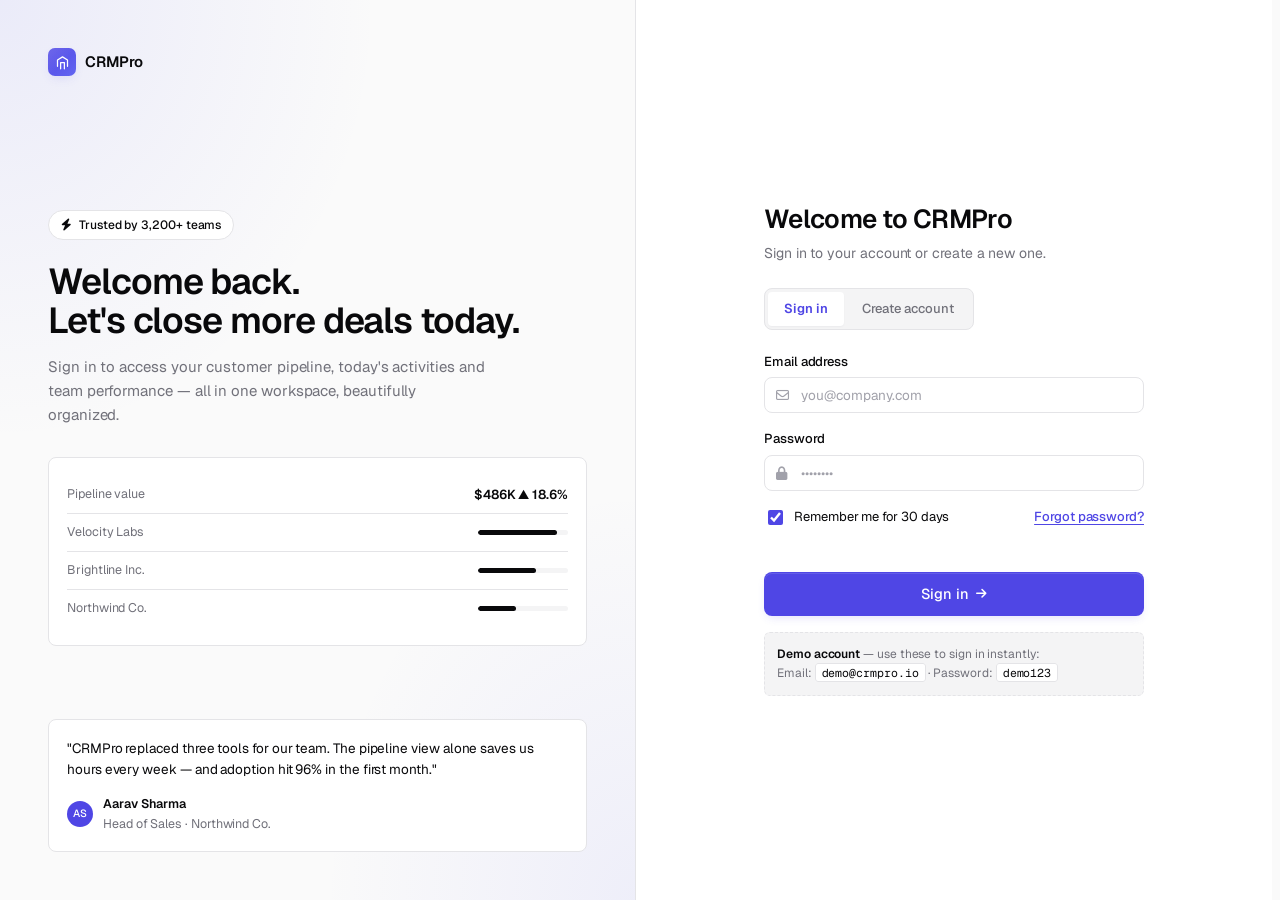
<file: deals.html>
<!DOCTYPE html>
<html lang="en">
<head>
  <meta charset="UTF-8" />
  <meta name="viewport" content="width=device-width, initial-scale=1.0" />
  <title>Deals Pipeline — CRMPro</title>
  <link rel="preconnect" href="https://fonts.googleapis.com">
  <link rel="preconnect" href="https://fonts.gstatic.com" crossorigin>
  <link href="https://fonts.googleapis.com/css2?family=Geist:wght@400;500;600;700&family=Geist+Mono:wght@400;500&family=Inter:wght@400;500;600;700&display=swap" rel="stylesheet">
  <link rel="stylesheet" href="https://cdnjs.cloudflare.com/ajax/libs/font-awesome/6.5.1/css/all.min.css" />
  <link rel="stylesheet" href="css/style.css" />
  <script>if (!localStorage.getItem('crmpro_session')) { window.location.replace('login.html'); }</script>
  <script src="js/store.js"></script>
</head>
<body data-page="deals">

  <div class="app">
    <aside class="sidebar" data-sidebar>
      <div class="sidebar-brand">
        <a href="index.html" class="brand">
          <span class="brand-mark"><svg viewBox="0 0 24 24"><path d="M4 18V8l8-5 8 5v10"/><path d="M9 22V12h6v10"/></svg></span>
          CRMPro
        </a>
      </div>
      <nav class="sidebar-nav">
        <div class="sidebar-section">Workspace</div>
        <a href="dashboard.html" class="sidebar-link"><svg viewBox="0 0 24 24"><rect x="3" y="3" width="7" height="7" rx="1"/><rect x="14" y="3" width="7" height="7" rx="1"/><rect x="3" y="14" width="7" height="7" rx="1"/><rect x="14" y="14" width="7" height="7" rx="1"/></svg> Dashboard</a>
        <a href="contacts.html" class="sidebar-link"><svg viewBox="0 0 24 24"><path d="M16 21v-2a4 4 0 0 0-4-4H6a4 4 0 0 0-4 4v2"/><circle cx="9" cy="7" r="4"/><path d="M22 21v-2a4 4 0 0 0-3-3.87"/><path d="M16 3.13a4 4 0 0 1 0 7.75"/></svg> Contacts <span class="nav-badge">1,248</span></a>
        <a href="leads.html" class="sidebar-link"><svg viewBox="0 0 24 24"><circle cx="12" cy="12" r="10"/><circle cx="12" cy="12" r="6"/><circle cx="12" cy="12" r="2"/></svg> Leads <span class="nav-badge">356</span></a>
        <a href="deals.html" class="sidebar-link"><svg viewBox="0 0 24 24"><path d="M16 3h5v5"/><path d="M21 3 13.5 10.5"/><path d="M8 21H3v-5"/><path d="m3 21 7.5-7.5"/><path d="M3 8V3h5"/><path d="m3 3 7.5 7.5"/><path d="M16 21h5v-5"/><path d="m13.5 13.5 7.5 7.5"/></svg> Deals</a>
        <a href="activities.html" class="sidebar-link"><svg viewBox="0 0 24 24"><path d="M6 8a6 6 0 0 1 12 0c0 7 3 9 3 9H3s3-2 3-9"/><path d="M10 21a2 2 0 0 0 4 0"/></svg> Activities</a>
        <div class="sidebar-section">Insights</div>
        <a href="reports.html" class="sidebar-link"><svg viewBox="0 0 24 24"><line x1="18" y1="20" x2="18" y2="10"/><line x1="12" y1="20" x2="12" y2="4"/><line x1="6"  y1="20" x2="6"  y2="14"/></svg> Reports</a>
        <a href="settings.html" class="sidebar-link"><svg viewBox="0 0 24 24"><circle cx="12" cy="12" r="3"/><path d="M19.4 15a1.65 1.65 0 0 0 .33 1.82l.06.06a2 2 0 1 1-2.83 2.83l-.06-.06a1.65 1.65 0 0 0-1.82-.33 1.65 1.65 0 0 0-1 1.51V21a2 2 0 0 1-4 0v-.09A1.65 1.65 0 0 0 9 19.4a1.65 1.65 0 0 0-1.82.33l-.06.06a2 2 0 1 1-2.83-2.83l.06-.06a1.65 1.65 0 0 0 .33-1.82 1.65 1.65 0 0 0-1.51-1H3a2 2 0 0 1 0-4h.09A1.65 1.65 0 0 0 4.6 9a1.65 1.65 0 0 0-.33-1.82l-.06-.06a2 2 0 1 1 2.83-2.83l.06.06a1.65 1.65 0 0 0 1.82.33H9a1.65 1.65 0 0 0 1-1.51V3a2 2 0 0 1 4 0v.09a1.65 1.65 0 0 0 1 1.51 1.65 1.65 0 0 0 1.82-.33l.06-.06a2 2 0 1 1 2.83 2.83l-.06.06a1.65 1.65 0 0 0-.33 1.82V9a1.65 1.65 0 0 0 1.51 1H21a2 2 0 0 1 0 4h-.09a1.65 1.65 0 0 0-1.51 1z"/></svg> Settings</a>

        <div class="sidebar-promo">
          <h5>Upgrade to Pro</h5>
          <p>Unlock AI insights, custom reports and unlimited automations.</p>
          <a href="#" data-noop class="btn">Upgrade now</a>
        </div>
      </nav>
      <div class="sidebar-footer">
        <div class="sidebar-user">
          <div class="avatar av-1">PS</div>
          <div class="meta"><strong>Priya Sharma</strong><span>Sales Manager</span></div>
          <i class="fa-solid fa-ellipsis text-soft"></i>
        </div>
      </div>
    </aside>

    <div class="main">
      <header class="topbar">
        <button class="menu-toggle" data-menu-toggle aria-label="Toggle menu"><i class="fa-solid fa-bars"></i></button>
        <div>
          <h2>Deals Pipeline</h2>
          <div class="crumb"><span>Workspace</span><i class="fa-solid fa-chevron-right"></i><span>Deals</span></div>
        </div>
        <div class="search input-icon">
          <i class="fa-solid fa-magnifying-glass"></i>
          <input class="input" type="search" placeholder="Search deals…" />
          <span class="kbd">⌘K</span>
        </div>
        <div class="actions">
          <button class="icon-btn" aria-label="Help"><i class="fa-regular fa-circle-question"></i></button>
          <button class="icon-btn" aria-label="Notifications"><i class="fa-regular fa-bell"></i><span class="dot"></span></button>
          <button class="user-chip" data-noop><div class="avatar av-1">PS</div><span>Priya S.</span><i class="fa-solid fa-chevron-down"></i></button>
          <button class="btn btn-secondary btn-sm" data-logout><i class="fa-solid fa-arrow-right-from-bracket"></i> Logout</button>
        </div>
      </header>

      <section class="page" data-page="deals">
        <div class="page-head">
          <div>
            <h1>Deals Pipeline</h1>
            <p class="sub" data-deals-total>Drag deals across stages to keep your pipeline moving.</p>
          </div>
          <div class="flex gap-8">
            <button class="btn btn-secondary btn-sm"><i class="fa-solid fa-filter"></i> Filter</button>
            <button class="btn btn-secondary btn-sm"><i class="fa-regular fa-calendar"></i> This quarter</button>
            <button class="btn btn-primary btn-sm" data-modal-open="add-deal"><i class="fa-solid fa-plus"></i> Add Deal</button>
          </div>
        </div>

        <div class="kanban" data-dnd="kanban" id="deals-kanban" data-entity="deals">
        </div>
      </section>
    </div>
  </div>

  <script src="js/script.js"></script>
</body>
</html>
</file>
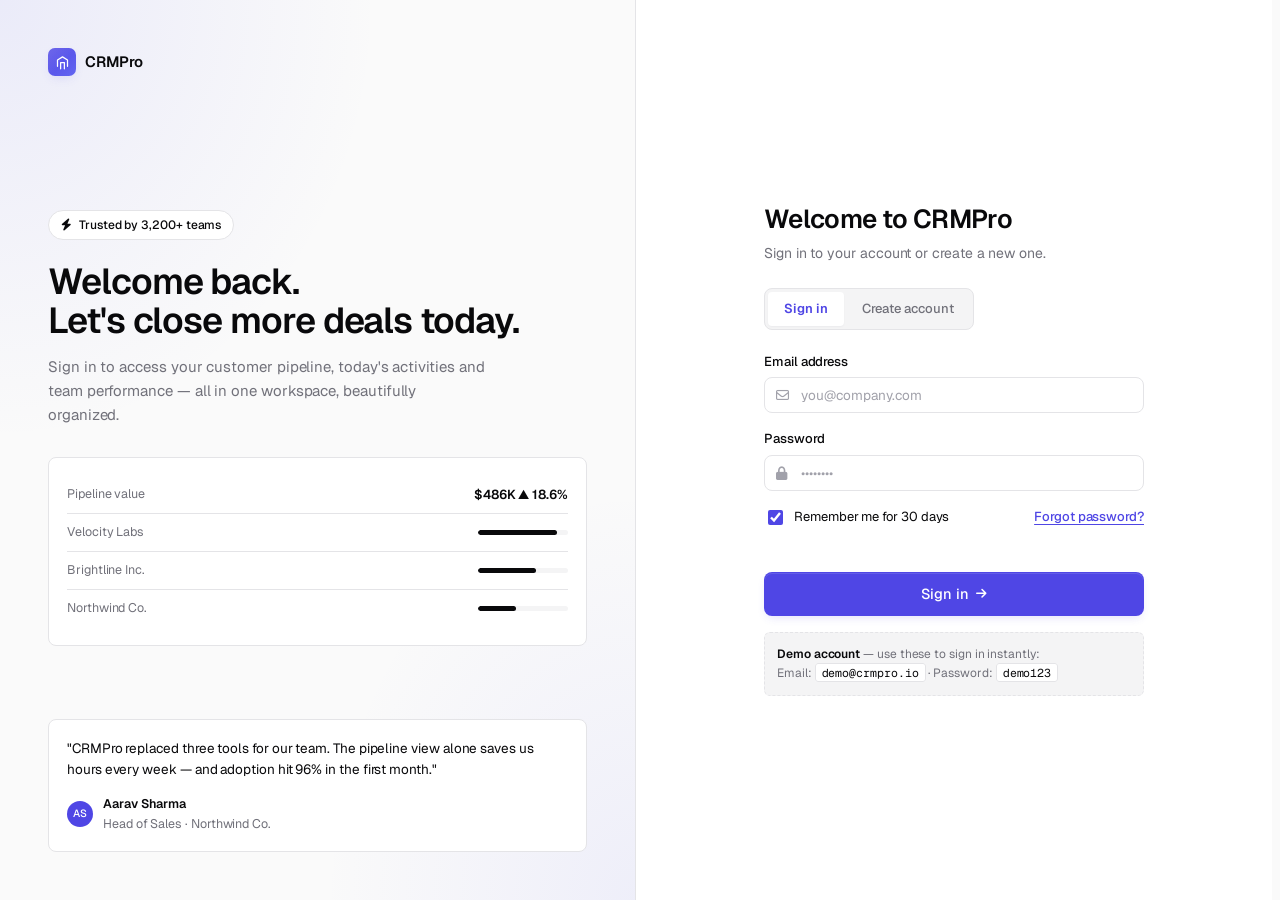
<file: leads.html>
<!DOCTYPE html>
<html lang="en">
<head>
  <meta charset="UTF-8" />
  <meta name="viewport" content="width=device-width, initial-scale=1.0" />
  <title>Leads — CRMPro</title>
  <link rel="preconnect" href="https://fonts.googleapis.com">
  <link rel="preconnect" href="https://fonts.gstatic.com" crossorigin>
  <link href="https://fonts.googleapis.com/css2?family=Geist:wght@400;500;600;700&family=Geist+Mono:wght@400;500&family=Inter:wght@400;500;600;700&display=swap" rel="stylesheet">
  <link rel="stylesheet" href="https://cdnjs.cloudflare.com/ajax/libs/font-awesome/6.5.1/css/all.min.css" />
  <link rel="stylesheet" href="css/style.css" />
  <script>if (!localStorage.getItem('crmpro_session')) { window.location.replace('login.html'); }</script>
  <script src="js/store.js"></script>
</head>
<body data-page="leads">

  <div class="app">
    <aside class="sidebar" data-sidebar>
      <div class="sidebar-brand">
        <a href="index.html" class="brand">
          <span class="brand-mark"><svg viewBox="0 0 24 24"><path d="M4 18V8l8-5 8 5v10"/><path d="M9 22V12h6v10"/></svg></span>
          CRMPro
        </a>
      </div>
      <nav class="sidebar-nav">
        <div class="sidebar-section">Workspace</div>
        <a href="dashboard.html" class="sidebar-link"><svg viewBox="0 0 24 24"><rect x="3" y="3" width="7" height="7" rx="1"/><rect x="14" y="3" width="7" height="7" rx="1"/><rect x="3" y="14" width="7" height="7" rx="1"/><rect x="14" y="14" width="7" height="7" rx="1"/></svg> Dashboard</a>
        <a href="contacts.html" class="sidebar-link"><svg viewBox="0 0 24 24"><path d="M16 21v-2a4 4 0 0 0-4-4H6a4 4 0 0 0-4 4v2"/><circle cx="9" cy="7" r="4"/><path d="M22 21v-2a4 4 0 0 0-3-3.87"/><path d="M16 3.13a4 4 0 0 1 0 7.75"/></svg> Contacts <span class="nav-badge">1,248</span></a>
        <a href="leads.html" class="sidebar-link"><svg viewBox="0 0 24 24"><circle cx="12" cy="12" r="10"/><circle cx="12" cy="12" r="6"/><circle cx="12" cy="12" r="2"/></svg> Leads <span class="nav-badge">356</span></a>
        <a href="deals.html" class="sidebar-link"><svg viewBox="0 0 24 24"><path d="M16 3h5v5"/><path d="M21 3 13.5 10.5"/><path d="M8 21H3v-5"/><path d="m3 21 7.5-7.5"/><path d="M3 8V3h5"/><path d="m3 3 7.5 7.5"/><path d="M16 21h5v-5"/><path d="m13.5 13.5 7.5 7.5"/></svg> Deals</a>
        <a href="activities.html" class="sidebar-link"><svg viewBox="0 0 24 24"><path d="M6 8a6 6 0 0 1 12 0c0 7 3 9 3 9H3s3-2 3-9"/><path d="M10 21a2 2 0 0 0 4 0"/></svg> Activities</a>
        <div class="sidebar-section">Insights</div>
        <a href="reports.html" class="sidebar-link"><svg viewBox="0 0 24 24"><line x1="18" y1="20" x2="18" y2="10"/><line x1="12" y1="20" x2="12" y2="4"/><line x1="6"  y1="20" x2="6"  y2="14"/></svg> Reports</a>
        <a href="settings.html" class="sidebar-link"><svg viewBox="0 0 24 24"><circle cx="12" cy="12" r="3"/><path d="M19.4 15a1.65 1.65 0 0 0 .33 1.82l.06.06a2 2 0 1 1-2.83 2.83l-.06-.06a1.65 1.65 0 0 0-1.82-.33 1.65 1.65 0 0 0-1 1.51V21a2 2 0 0 1-4 0v-.09A1.65 1.65 0 0 0 9 19.4a1.65 1.65 0 0 0-1.82.33l-.06.06a2 2 0 1 1-2.83-2.83l.06-.06a1.65 1.65 0 0 0 .33-1.82 1.65 1.65 0 0 0-1.51-1H3a2 2 0 0 1 0-4h.09A1.65 1.65 0 0 0 4.6 9a1.65 1.65 0 0 0-.33-1.82l-.06-.06a2 2 0 1 1 2.83-2.83l.06.06a1.65 1.65 0 0 0 1.82.33H9a1.65 1.65 0 0 0 1-1.51V3a2 2 0 0 1 4 0v.09a1.65 1.65 0 0 0 1 1.51 1.65 1.65 0 0 0 1.82-.33l.06-.06a2 2 0 1 1 2.83 2.83l-.06.06a1.65 1.65 0 0 0-.33 1.82V9a1.65 1.65 0 0 0 1.51 1H21a2 2 0 0 1 0 4h-.09a1.65 1.65 0 0 0-1.51 1z"/></svg> Settings</a>

        <div class="sidebar-promo">
          <h5>Upgrade to Pro</h5>
          <p>Unlock AI insights, custom reports and unlimited automations.</p>
          <a href="#" data-noop class="btn">Upgrade now</a>
        </div>
      </nav>
      <div class="sidebar-footer">
        <div class="sidebar-user">
          <div class="avatar av-1">PS</div>
          <div class="meta"><strong>Priya Sharma</strong><span>Sales Manager</span></div>
          <i class="fa-solid fa-ellipsis text-soft"></i>
        </div>
      </div>
    </aside>

    <div class="main">
      <header class="topbar">
        <button class="menu-toggle" data-menu-toggle aria-label="Toggle menu"><i class="fa-solid fa-bars"></i></button>
        <div>
          <h2>Leads</h2>
          <div class="crumb"><span>Workspace</span><i class="fa-solid fa-chevron-right"></i><span>Leads</span></div>
        </div>
        <div class="search input-icon">
          <i class="fa-solid fa-magnifying-glass"></i>
          <input class="input" type="search" placeholder="Search leads…" />
          <span class="kbd">⌘K</span>
        </div>
        <div class="actions">
          <button class="icon-btn" aria-label="Help"><i class="fa-regular fa-circle-question"></i></button>
          <button class="icon-btn" aria-label="Notifications"><i class="fa-regular fa-bell"></i><span class="dot"></span></button>
          <button class="user-chip" data-noop><div class="avatar av-1">PS</div><span>Priya S.</span><i class="fa-solid fa-chevron-down"></i></button>
          <button class="btn btn-secondary btn-sm" data-logout><i class="fa-solid fa-arrow-right-from-bracket"></i> Logout</button>
        </div>
      </header>

      <section class="page" data-page="leads">
        <div class="page-head">
          <div>
            <h1>Leads</h1>
            <p class="sub">Track and qualify every opportunity in your funnel.</p>
          </div>
          <div class="flex gap-8" style="align-items:center;">
            <div class="view-toggle" data-view-toggle="leads-view">
              <button data-view="list" class="active" type="button">
                <svg viewBox="0 0 24 24"><line x1="8" y1="6" x2="21" y2="6"/><line x1="8" y1="12" x2="21" y2="12"/><line x1="8" y1="18" x2="21" y2="18"/><line x1="3" y1="6" x2="3.01" y2="6"/><line x1="3" y1="12" x2="3.01" y2="12"/><line x1="3" y1="18" x2="3.01" y2="18"/></svg>
                List
              </button>
              <button data-view="pipeline" type="button">
                <svg viewBox="0 0 24 24"><rect x="3" y="3" width="7" height="18" rx="1"/><rect x="14" y="3" width="7" height="11" rx="1"/></svg>
                Pipeline
              </button>
            </div>
            <button class="btn btn-secondary btn-sm"><i class="fa-solid fa-file-import"></i> Import</button>
            <button class="btn btn-primary btn-sm" data-modal-open="add-lead"><i class="fa-solid fa-plus"></i> Add Lead</button>
          </div>
        </div>

        <!-- Lead summary cards -->
        <div class="stat-grid">
          <div class="stat-card indigo">
            <div class="head">
              <div class="label">Total Leads</div>
              <div class="ico"><svg viewBox="0 0 24 24" stroke="currentColor"><circle cx="12" cy="12" r="10"/><circle cx="12" cy="12" r="6"/><circle cx="12" cy="12" r="2" fill="currentColor"/></svg></div>
            </div>
            <div class="value" data-kpi="leadsTotal">0</div>
            <div class="row">
              <span class="trend up"><i class="fa-solid fa-arrow-up"></i> 6.8%</span>
              <span class="vs">112 new this month</span>
            </div>
          </div>
          <div class="stat-card purple">
            <div class="head">
              <div class="label">Qualified</div>
              <div class="ico"><svg viewBox="0 0 24 24" stroke="currentColor"><polyline points="20 6 9 17 4 12"/></svg></div>
            </div>
            <div class="value" data-kpi="leadsQualified">0</div>
            <div class="row">
              <span class="trend up"><i class="fa-solid fa-arrow-up"></i> 12.3%</span>
              <span class="vs">38% of all leads</span>
            </div>
          </div>
          <div class="stat-card teal">
            <div class="head">
              <div class="label">In Proposal</div>
              <div class="ico"><svg viewBox="0 0 24 24" stroke="currentColor"><path d="M14 2H6a2 2 0 0 0-2 2v16a2 2 0 0 0 2 2h12a2 2 0 0 0 2-2V8z"/><polyline points="14 2 14 8 20 8"/></svg></div>
            </div>
            <div class="value" data-kpi="leadsProposal">0</div>
            <div class="row">
              <span class="trend up"><i class="fa-solid fa-arrow-up"></i> 4.1%</span>
              <span class="vs">$148K total value</span>
            </div>
          </div>
          <div class="stat-card amber">
            <div class="head">
              <div class="label">Conversion Rate</div>
              <div class="ico"><svg viewBox="0 0 24 24" stroke="currentColor"><line x1="19" y1="5" x2="5" y2="19"/><circle cx="6.5" cy="6.5" r="2.5"/><circle cx="17.5" cy="17.5" r="2.5"/></svg></div>
            </div>
            <div class="value" data-kpi="leadsConversion">0%</div>
            <div class="row">
              <span class="trend down"><i class="fa-solid fa-arrow-down"></i> 1.2%</span>
              <span class="vs">vs Q1 baseline</span>
            </div>
          </div>
        </div>

        <div data-view-content="list" style="margin-top:22px;">
        <div class="table-wrap">
          <div class="table-toolbar">
            <div class="search input-icon" style="max-width:340px;flex:1;">
              <i class="fa-solid fa-magnifying-glass"></i>
              <input class="input" type="search" placeholder="Search by lead, source, owner…" data-search-target="#leads-table" />
            </div>
            <div class="filter-chips" data-filter-table="#leads-table">
              <span class="chip is-on">All Stages</span>
              <span class="chip">New</span>
              <span class="chip">Contacted</span>
              <span class="chip">Qualified</span>
              <span class="chip">Proposal</span>
            </div>
            <div class="flex gap-8">
              <button class="btn btn-secondary btn-sm"><i class="fa-solid fa-tag"></i> Source</button>
              <button class="btn btn-secondary btn-sm"><i class="fa-solid fa-arrow-down-wide-short"></i> Sort</button>
            </div>
          </div>

          <div class="table-scroll">
            <table class="data" id="leads-table">
              <thead>
                <tr>
                  <th style="width:24px;"><input type="checkbox" /></th>
                  <th>Lead Name</th>
                  <th>Source</th>
                  <th>Interest</th>
                  <th>Stage</th>
                  <th>Score</th>
                  <th>Assigned To</th>
                  <th></th>
                </tr>
              </thead>
              <tbody></tbody>
            </table>
          </div>

          <div class="pagination">
            <div data-pagination-info>Showing <strong>1–10</strong> of <strong>0</strong> leads</div>
            <div class="pages">
              <button><i class="fa-solid fa-chevron-left"></i></button>
              <button class="active">1</button>
              <button>2</button>
              <button>3</button>
              <button>…</button>
              <button>43</button>
              <button><i class="fa-solid fa-chevron-right"></i></button>
            </div>
          </div>
        </div>
        </div><!-- /list view -->

        <!-- Pipeline (kanban) view — drag leads between stages -->
        <div data-view-content="pipeline" style="display:none; margin-top:22px;">
          <div class="card" style="padding:14px 16px; margin-bottom:14px;">
            <div class="flex between gap-12" style="flex-wrap:wrap;">
              <div class="flex gap-8" style="align-items:center;">
                <svg width="16" height="16" viewBox="0 0 24 24" fill="none" stroke="currentColor" stroke-width="2" stroke-linecap="round" style="color:var(--muted);"><path d="M3 3h18M3 12h18M3 21h18"/></svg>
                <strong style="font-size:13.5px;">Drag leads</strong>
                <span class="text-muted text-sm">between stages to update their status.</span>
              </div>
              <div class="filter-chips" data-filter-kanban="leads">
                <span class="chip is-on">All sources</span>
                <span class="chip">Website</span>
                <span class="chip">LinkedIn</span>
                <span class="chip">Referral</span>
              </div>
            </div>
          </div>

          <div class="kanban" data-dnd="kanban" id="leads-kanban"></div><!-- /pipeline view -->
      </section>
    </div>
  </div>

  <script src="js/script.js"></script>
</body>
</html>
</file>
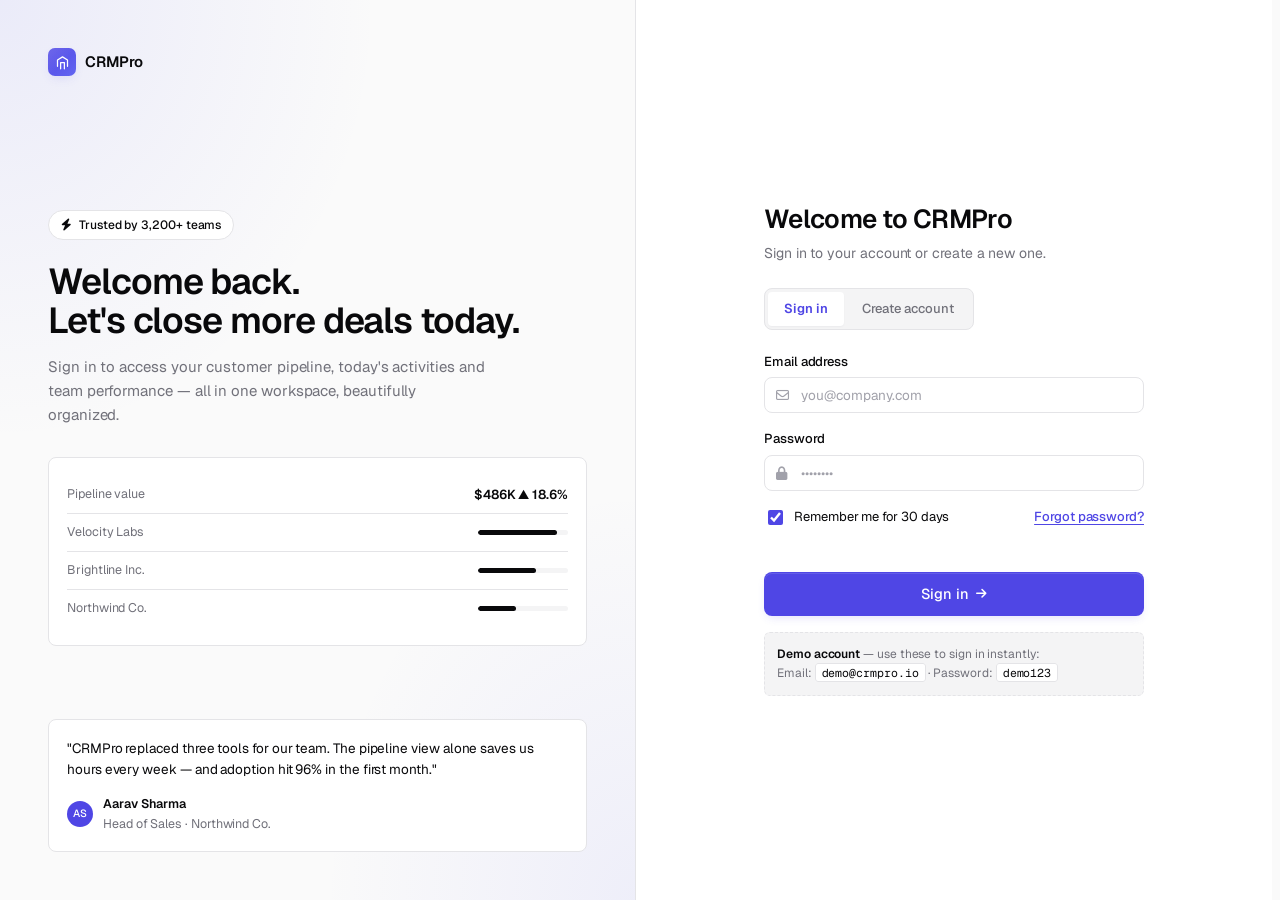
<file: login.html>
<!DOCTYPE html>
<html lang="en">
<head>
  <meta charset="UTF-8" />
  <meta name="viewport" content="width=device-width, initial-scale=1.0" />
  <title>Sign in — CRMPro</title>
  <link rel="preconnect" href="https://fonts.googleapis.com">
  <link rel="preconnect" href="https://fonts.gstatic.com" crossorigin>
  <link href="https://fonts.googleapis.com/css2?family=Geist:wght@400;500;600;700&family=Geist+Mono:wght@400;500&family=Inter:wght@400;500;600;700&display=swap" rel="stylesheet">
  <link rel="stylesheet" href="https://cdnjs.cloudflare.com/ajax/libs/font-awesome/6.5.1/css/all.min.css" />
  <link rel="stylesheet" href="css/style.css" />
  <script src="js/store.js"></script>
</head>
<body>

  <div class="auth">

    <!-- Branding side -->
    <aside class="auth-side">
      <a href="index.html" class="brand">
        <span class="brand-mark">
          <svg viewBox="0 0 24 24"><path d="M4 18V8l8-5 8 5v10"/><path d="M9 22V12h6v10"/></svg>
        </span>
        CRMPro
      </a>

      <div class="pitch">
        <span class="tag-line">
          <i class="fa-solid fa-bolt"></i> Trusted by 3,200+ teams
        </span>
        <h2>Welcome back.<br>Let's close more deals today.</h2>
        <p>Sign in to access your customer pipeline, today's activities and team performance — all in one workspace, beautifully organized.</p>

        <!-- Mini dashboard preview -->
        <div class="preview-mini">
          <div class="row">
            <span class="l">Pipeline value</span>
            <span class="r">$486K ▲ 18.6%</span>
          </div>
          <div class="row">
            <span class="l">Velocity Labs</span>
            <span class="bar"><span style="width:88%"></span></span>
          </div>
          <div class="row">
            <span class="l">Brightline Inc.</span>
            <span class="bar"><span style="width:64%"></span></span>
          </div>
          <div class="row">
            <span class="l">Northwind Co.</span>
            <span class="bar"><span style="width:42%"></span></span>
          </div>
        </div>
      </div>

      <div class="quote">
        "CRMPro replaced three tools for our team. The pipeline view alone saves us hours every week — and adoption hit 96% in the first month."
        <div class="who">
          <div class="avatar sm av-1">AS</div>
          <div><strong>Aarav Sharma</strong> <span>Head of Sales · Northwind Co.</span></div>
        </div>
      </div>
    </aside>

    <!-- Form side -->
    <main class="auth-form-wrap">
      <div class="auth-form">
        <div class="form-head">
          <h1>Welcome to CRMPro</h1>
          <p class="lead">Sign in to your account or create a new one.</p>
        </div>

        <div class="auth-tabs" role="tablist">
          <button type="button" data-auth-tab="login" class="active">Sign in</button>
          <button type="button" data-auth-tab="register">Create account</button>
        </div>

        <!-- Login panel -->
        <form data-auth-panel="login" data-login-form novalidate>
          <div class="field">
            <label for="login-email">Email address</label>
            <div class="input-icon">
              <i class="fa-regular fa-envelope"></i>
              <input class="input" id="login-email" name="email" type="email" placeholder="you@company.com" autocomplete="email" required />
            </div>
          </div>

          <div class="field">
            <label for="login-password">Password</label>
            <div class="input-icon">
              <i class="fa-solid fa-lock"></i>
              <input class="input" id="login-password" name="password" type="password" placeholder="••••••••" autocomplete="current-password" required />
            </div>
          </div>

          <div class="row-between">
            <label class="checkbox">
              <input type="checkbox" checked />
              Remember me for 30 days
            </label>
            <a href="#" class="link" data-noop>Forgot password?</a>
          </div>

          <div class="auth-error"></div>

          <button type="submit" class="btn btn-primary btn-block btn-lg">
            Sign in <i class="fa-solid fa-arrow-right"></i>
          </button>

          <div class="demo-creds">
            <strong>Demo account</strong> — use these to sign in instantly:<br>
            Email: <code>demo@crmpro.io</code> · Password: <code>demo123</code>
          </div>
        </form>

        <!-- Register panel -->
        <form data-auth-panel="register" data-register-form novalidate style="display:none;">
          <div style="display:flex;gap:10px;">
            <div class="field" style="flex:1;">
              <label for="reg-first">First name</label>
              <input class="input" id="reg-first" name="firstName" type="text" placeholder="Jane" />
            </div>
            <div class="field" style="flex:1;">
              <label for="reg-last">Last name</label>
              <input class="input" id="reg-last" name="lastName" type="text" placeholder="Doe" />
            </div>
          </div>

          <div class="field">
            <label for="reg-email">Email address</label>
            <div class="input-icon">
              <i class="fa-regular fa-envelope"></i>
              <input class="input" id="reg-email" name="email" type="email" placeholder="jane@company.com" autocomplete="email" required />
            </div>
          </div>

          <div class="field">
            <label for="reg-password">Password</label>
            <div class="input-icon">
              <i class="fa-solid fa-lock"></i>
              <input class="input" id="reg-password" name="password" type="password" placeholder="At least 6 characters" autocomplete="new-password" required minlength="6" />
            </div>
          </div>

          <div class="auth-error"></div>

          <button type="submit" class="btn btn-primary btn-block btn-lg">
            Create account <i class="fa-solid fa-arrow-right"></i>
          </button>

          <p class="signup-line" style="margin-top:14px;">
            By creating an account you agree to our <a href="#" data-noop>Terms</a> &amp; <a href="#" data-noop>Privacy</a>.
          </p>
        </form>
      </div>
    </main>
  </div>

  <script src="js/script.js"></script>
</body>
</html>
</file>
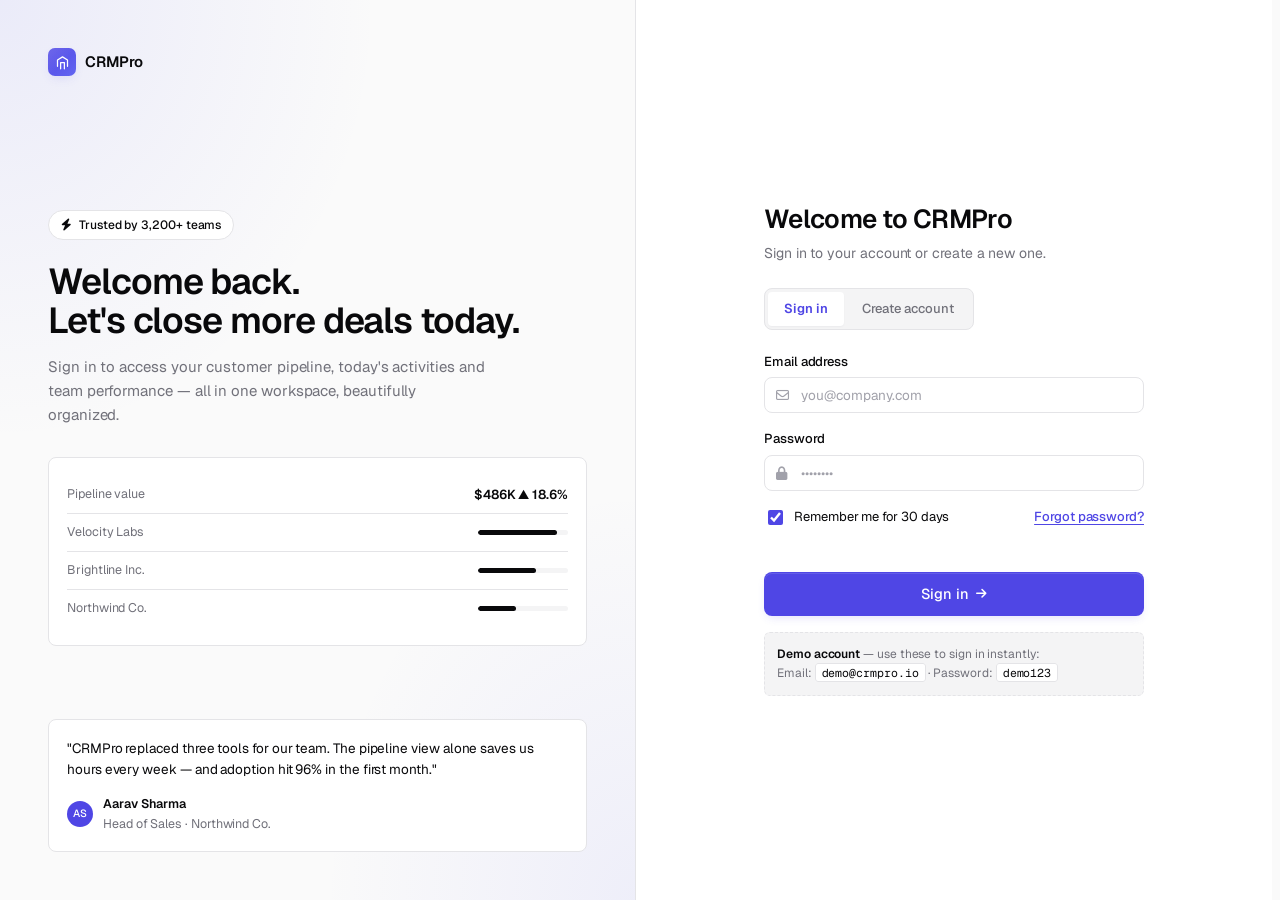
<file: reports.html>
<!DOCTYPE html>
<html lang="en">
<head>
  <meta charset="UTF-8" />
  <meta name="viewport" content="width=device-width, initial-scale=1.0" />
  <title>Reports & Insights — CRMPro</title>
  <link rel="preconnect" href="https://fonts.googleapis.com">
  <link rel="preconnect" href="https://fonts.gstatic.com" crossorigin>
  <link href="https://fonts.googleapis.com/css2?family=Geist:wght@400;500;600;700&family=Geist+Mono:wght@400;500&family=Inter:wght@400;500;600;700&display=swap" rel="stylesheet">
  <link rel="stylesheet" href="https://cdnjs.cloudflare.com/ajax/libs/font-awesome/6.5.1/css/all.min.css" />
  <link rel="stylesheet" href="css/style.css" />
  <script>if (!localStorage.getItem('crmpro_session')) { window.location.replace('login.html'); }</script>
  <script src="js/store.js"></script>
</head>
<body data-page="reports">

  <div class="app">
    <aside class="sidebar" data-sidebar>
      <div class="sidebar-brand">
        <a href="index.html" class="brand">
          <span class="brand-mark"><svg viewBox="0 0 24 24"><path d="M4 18V8l8-5 8 5v10"/><path d="M9 22V12h6v10"/></svg></span>
          CRMPro
        </a>
      </div>
      <nav class="sidebar-nav">
        <div class="sidebar-section">Workspace</div>
        <a href="dashboard.html" class="sidebar-link"><svg viewBox="0 0 24 24"><rect x="3" y="3" width="7" height="7" rx="1"/><rect x="14" y="3" width="7" height="7" rx="1"/><rect x="3" y="14" width="7" height="7" rx="1"/><rect x="14" y="14" width="7" height="7" rx="1"/></svg> Dashboard</a>
        <a href="contacts.html" class="sidebar-link"><svg viewBox="0 0 24 24"><path d="M16 21v-2a4 4 0 0 0-4-4H6a4 4 0 0 0-4 4v2"/><circle cx="9" cy="7" r="4"/><path d="M22 21v-2a4 4 0 0 0-3-3.87"/><path d="M16 3.13a4 4 0 0 1 0 7.75"/></svg> Contacts <span class="nav-badge">1,248</span></a>
        <a href="leads.html" class="sidebar-link"><svg viewBox="0 0 24 24"><circle cx="12" cy="12" r="10"/><circle cx="12" cy="12" r="6"/><circle cx="12" cy="12" r="2"/></svg> Leads <span class="nav-badge">356</span></a>
        <a href="deals.html" class="sidebar-link"><svg viewBox="0 0 24 24"><path d="M16 3h5v5"/><path d="M21 3 13.5 10.5"/><path d="M8 21H3v-5"/><path d="m3 21 7.5-7.5"/><path d="M3 8V3h5"/><path d="m3 3 7.5 7.5"/><path d="M16 21h5v-5"/><path d="m13.5 13.5 7.5 7.5"/></svg> Deals</a>
        <a href="activities.html" class="sidebar-link"><svg viewBox="0 0 24 24"><path d="M6 8a6 6 0 0 1 12 0c0 7 3 9 3 9H3s3-2 3-9"/><path d="M10 21a2 2 0 0 0 4 0"/></svg> Activities</a>
        <div class="sidebar-section">Insights</div>
        <a href="reports.html" class="sidebar-link"><svg viewBox="0 0 24 24"><line x1="18" y1="20" x2="18" y2="10"/><line x1="12" y1="20" x2="12" y2="4"/><line x1="6"  y1="20" x2="6"  y2="14"/></svg> Reports</a>
        <a href="settings.html" class="sidebar-link"><svg viewBox="0 0 24 24"><circle cx="12" cy="12" r="3"/><path d="M19.4 15a1.65 1.65 0 0 0 .33 1.82l.06.06a2 2 0 1 1-2.83 2.83l-.06-.06a1.65 1.65 0 0 0-1.82-.33 1.65 1.65 0 0 0-1 1.51V21a2 2 0 0 1-4 0v-.09A1.65 1.65 0 0 0 9 19.4a1.65 1.65 0 0 0-1.82.33l-.06.06a2 2 0 1 1-2.83-2.83l.06-.06a1.65 1.65 0 0 0 .33-1.82 1.65 1.65 0 0 0-1.51-1H3a2 2 0 0 1 0-4h.09A1.65 1.65 0 0 0 4.6 9a1.65 1.65 0 0 0-.33-1.82l-.06-.06a2 2 0 1 1 2.83-2.83l.06.06a1.65 1.65 0 0 0 1.82.33H9a1.65 1.65 0 0 0 1-1.51V3a2 2 0 0 1 4 0v.09a1.65 1.65 0 0 0 1 1.51 1.65 1.65 0 0 0 1.82-.33l.06-.06a2 2 0 1 1 2.83 2.83l-.06.06a1.65 1.65 0 0 0-.33 1.82V9a1.65 1.65 0 0 0 1.51 1H21a2 2 0 0 1 0 4h-.09a1.65 1.65 0 0 0-1.51 1z"/></svg> Settings</a>

        <div class="sidebar-promo">
          <h5>Upgrade to Pro</h5>
          <p>Unlock AI insights, custom reports and unlimited automations.</p>
          <a href="#" data-noop class="btn">Upgrade now</a>
        </div>
      </nav>
      <div class="sidebar-footer">
        <div class="sidebar-user">
          <div class="avatar av-1">PS</div>
          <div class="meta"><strong>Priya Sharma</strong><span>Sales Manager</span></div>
          <i class="fa-solid fa-ellipsis text-soft"></i>
        </div>
      </div>
    </aside>

    <div class="main">
      <header class="topbar">
        <button class="menu-toggle" data-menu-toggle aria-label="Toggle menu"><i class="fa-solid fa-bars"></i></button>
        <div>
          <h2>Reports</h2>
          <div class="crumb"><span>Insights</span><i class="fa-solid fa-chevron-right"></i><span>Reports</span></div>
        </div>
        <div class="search input-icon">
          <i class="fa-solid fa-magnifying-glass"></i>
          <input class="input" type="search" placeholder="Search reports…" />
          <span class="kbd">⌘K</span>
        </div>
        <div class="actions">
          <button class="icon-btn" aria-label="Help"><i class="fa-regular fa-circle-question"></i></button>
          <button class="icon-btn" aria-label="Notifications"><i class="fa-regular fa-bell"></i><span class="dot"></span></button>
          <button class="user-chip" data-noop><div class="avatar av-1">PS</div><span>Priya S.</span><i class="fa-solid fa-chevron-down"></i></button>
          <button class="btn btn-secondary btn-sm" data-logout><i class="fa-solid fa-arrow-right-from-bracket"></i> Logout</button>
        </div>
      </header>

      <section class="page" data-page="reports">
        <div class="page-head">
          <div>
            <h1>Reports &amp; Insights</h1>
            <p class="sub">Pipeline health, conversion trends, and team performance — at a glance.</p>
          </div>
          <div class="flex gap-8">
            <button class="btn btn-secondary btn-sm"><i class="fa-regular fa-calendar"></i> Last 30 days</button>
            <button class="btn btn-secondary btn-sm"><i class="fa-solid fa-share-nodes"></i> Share</button>
            <button class="btn btn-primary btn-sm"><i class="fa-solid fa-download"></i> Export PDF</button>
          </div>
        </div>

        <!-- KPI cards -->
        <div class="report-grid">
          <div class="report-card">
            <div class="row">
              <div class="label">Monthly Leads</div>
              <svg class="spark" viewBox="0 0 60 30" preserveAspectRatio="none"><path d="M0,24 L8,20 L16,22 L24,16 L32,18 L40,12 L48,14 L60,6" fill="none" stroke="#4f46e5" stroke-width="2"/></svg>
            </div>
            <div class="value" data-report="monthlyLeads">0</div>
            <div class="row">
              <small>vs last month</small>
              <span class="trend up"><i class="fa-solid fa-arrow-up"></i> 14.2%</span>
            </div>
          </div>
          <div class="report-card">
            <div class="row">
              <div class="label">Conversion Rate</div>
              <svg class="spark" viewBox="0 0 60 30" preserveAspectRatio="none"><path d="M0,18 L8,16 L16,18 L24,14 L32,12 L40,10 L48,8 L60,4" fill="none" stroke="#8b5cf6" stroke-width="2"/></svg>
            </div>
            <div class="value" data-report="conversionRate">0%</div>
            <div class="row">
              <small>vs last month</small>
              <span class="trend up"><i class="fa-solid fa-arrow-up"></i> 3.1%</span>
            </div>
          </div>
          <div class="report-card">
            <div class="row">
              <div class="label">Revenue Forecast</div>
              <svg class="spark" viewBox="0 0 60 30" preserveAspectRatio="none"><path d="M0,22 L8,20 L16,22 L24,16 L32,14 L40,10 L48,6 L60,2" fill="none" stroke="#0d9488" stroke-width="2"/></svg>
            </div>
            <div class="value" data-report="revenueForecast">$0</div>
            <div class="row">
              <small>vs last quarter</small>
              <span class="trend up"><i class="fa-solid fa-arrow-up"></i> 18.6%</span>
            </div>
          </div>
          <div class="report-card">
            <div class="row">
              <div class="label">Team Performance</div>
              <svg class="spark" viewBox="0 0 60 30" preserveAspectRatio="none"><path d="M0,12 L8,10 L16,14 L24,11 L32,9 L40,12 L48,10 L60,14" fill="none" stroke="#d97706" stroke-width="2"/></svg>
            </div>
            <div class="value" data-report="teamPerf">0%</div>
            <div class="row">
              <small>vs target</small>
              <span class="trend down"><i class="fa-solid fa-arrow-down"></i> 1.4%</span>
            </div>
          </div>
        </div>

        <!-- Chart + Team targets -->
        <div class="grid-2">
          <div class="card">
            <div class="card-header">
              <div>
                <div class="card-title">Revenue by Month</div>
                <div class="card-subtitle">Closed-won revenue · last 8 months</div>
              </div>
              <button class="btn btn-ghost btn-sm">Details <i class="fa-solid fa-arrow-right"></i></button>
            </div>
            <div class="area-chart-wrap">
              <svg viewBox="0 0 520 200" preserveAspectRatio="none" style="overflow: visible;">
                <defs>
                  <linearGradient id="chart-grad2" x1="0" y1="0" x2="1" y2="0">
                    <stop offset="0%"  stop-color="#06b6d4"/>
                    <stop offset="50%" stop-color="#4f46e5"/>
                    <stop offset="100%" stop-color="#ec4899"/>
                  </linearGradient>
                  <linearGradient id="area-grad2" x1="0" y1="0" x2="0" y2="1">
                    <stop offset="0%"  stop-color="rgba(99,102,241,.35)"/>
                    <stop offset="100%" stop-color="rgba(99,102,241,0)"/>
                  </linearGradient>
                </defs>
                <g class="y-grid">
                  <line x1="0" y1="20"  x2="520" y2="20" /><text x="-6" y="24"  text-anchor="end">$130k</text>
                  <line x1="0" y1="70"  x2="520" y2="70" /><text x="-6" y="74"  text-anchor="end">$95k</text>
                  <line x1="0" y1="120" x2="520" y2="120"/><text x="-6" y="124" text-anchor="end">$60k</text>
                  <line x1="0" y1="170" x2="520" y2="170"/><text x="-6" y="174" text-anchor="end">$25k</text>
                </g>
                <path fill="url(#area-grad2)" d="M0,158 L70,128 L140,110 L210,118 L280,72 L350,80 L420,38 L490,12 L520,12 L520,200 L0,200 Z"/>
                <path fill="none" stroke="url(#chart-grad2)" stroke-width="2.5" stroke-linecap="round" d="M0,158 L70,128 L140,110 L210,118 L280,72 L350,80 L420,38 L490,12"/>
                <g>
                  <circle class="dot" cx="0"   cy="158" r="4"/>
                  <circle class="dot" cx="70"  cy="128" r="4"/>
                  <circle class="dot" cx="140" cy="110" r="4"/>
                  <circle class="dot" cx="210" cy="118" r="4"/>
                  <circle class="dot" cx="280" cy="72"  r="4"/>
                  <circle class="dot" cx="350" cy="80"  r="4"/>
                  <circle class="dot" cx="420" cy="38"  r="4"/>
                  <circle class="dot" cx="490" cy="12"  r="5" fill="#4f46e5"/>
                </g>
                <g class="x-axis">
                  <text x="0"   y="195" text-anchor="start">Oct</text>
                  <text x="70"  y="195" text-anchor="middle">Nov</text>
                  <text x="140" y="195" text-anchor="middle">Dec</text>
                  <text x="210" y="195" text-anchor="middle">Jan</text>
                  <text x="280" y="195" text-anchor="middle">Feb</text>
                  <text x="350" y="195" text-anchor="middle">Mar</text>
                  <text x="420" y="195" text-anchor="middle">Apr</text>
                  <text x="490" y="195" text-anchor="end">May</text>
                </g>
              </svg>
            </div>
          </div>

          <div class="card">
            <div class="card-header">
              <div>
                <div class="card-title">Team Targets</div>
                <div class="card-subtitle">Quota attainment · this quarter</div>
              </div>
              <button class="btn btn-ghost btn-sm">View all</button>
            </div>
            <div class="progress-row">
              <div class="label"><div class="avatar sm av-1">PS</div> Priya Sharma</div>
              <div class="progress"><span style="width: 92%"></span></div>
              <div class="value">92%</div>
            </div>
            <div class="progress-row">
              <div class="label"><div class="avatar sm av-5">KM</div> Karan Mehta</div>
              <div class="progress"><span style="width: 78%; opacity: .8;"></span></div>
              <div class="value">78%</div>
            </div>
            <div class="progress-row">
              <div class="label"><div class="avatar sm av-3">AR</div> Ankita Roy</div>
              <div class="progress"><span style="width: 64%; opacity: .65;"></span></div>
              <div class="value">64%</div>
            </div>
            <div class="progress-row">
              <div class="label"><div class="avatar sm av-4">RV</div> Rahul Verma</div>
              <div class="progress"><span style="width: 54%; opacity: .5;"></span></div>
              <div class="value">54%</div>
            </div>
            <div class="progress-row">
              <div class="label"><div class="avatar sm av-8">NG</div> Neha Gupta</div>
              <div class="progress"><span style="width: 41%; opacity: .35;"></span></div>
              <div class="value">41%</div>
            </div>
          </div>
        </div>

        <!-- Source breakdown + funnel -->
        <div class="grid-2">
          <div class="card">
            <div class="card-header">
              <div>
                <div class="card-title">Lead Source Breakdown</div>
                <div class="card-subtitle">Last 30 days</div>
              </div>
              <button class="btn btn-ghost btn-sm">Last 30 days</button>
            </div>
            <div data-source-breakdown></div>
          </div>

          <div class="card">
            <div class="card-header">
              <div>
                <div class="card-title">Conversion Funnel</div>
                <div class="card-subtitle">From visit to closed-won · this quarter</div>
              </div>
              <button class="btn btn-ghost btn-sm">Q2 2026</button>
            </div>
            <div data-funnel></div>
          </div>
        </div>
      </section>
    </div>
  </div>

  <script src="js/script.js"></script>
</body>
</html>
</file>
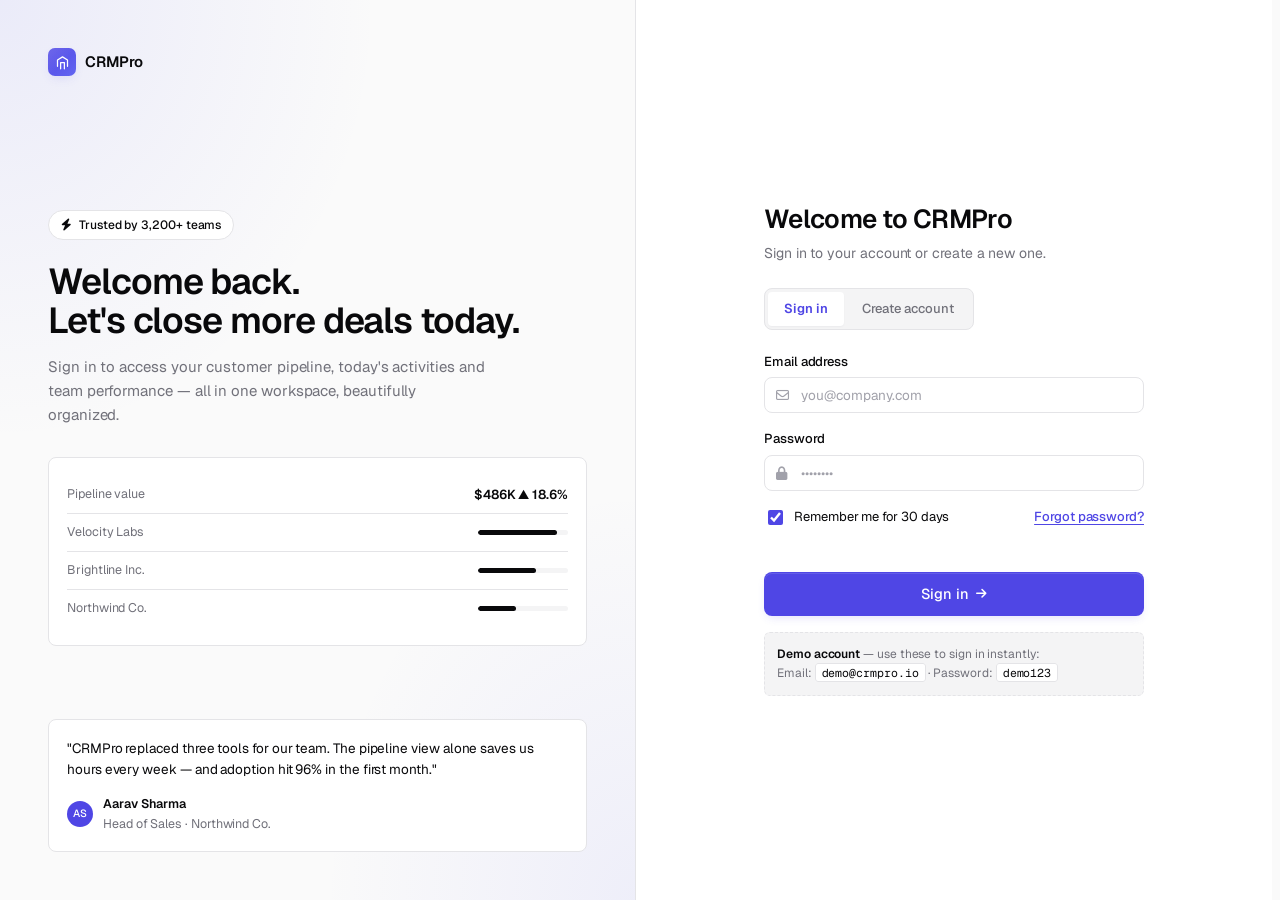
<file: settings.html>
<!DOCTYPE html>
<html lang="en">
<head>
  <meta charset="UTF-8" />
  <meta name="viewport" content="width=device-width, initial-scale=1.0" />
  <title>Settings — CRMPro</title>
  <link rel="preconnect" href="https://fonts.googleapis.com">
  <link rel="preconnect" href="https://fonts.gstatic.com" crossorigin>
  <link href="https://fonts.googleapis.com/css2?family=Geist:wght@400;500;600;700&family=Geist+Mono:wght@400;500&family=Inter:wght@400;500;600;700&display=swap" rel="stylesheet">
  <link rel="stylesheet" href="https://cdnjs.cloudflare.com/ajax/libs/font-awesome/6.5.1/css/all.min.css" />
  <link rel="stylesheet" href="css/style.css" />
  <script>if (!localStorage.getItem('crmpro_session')) { window.location.replace('login.html'); }</script>
  <script src="js/store.js"></script>
</head>
<body data-page="settings">

  <div class="app">
    <aside class="sidebar" data-sidebar>
      <div class="sidebar-brand">
        <a href="index.html" class="brand">
          <span class="brand-mark"><svg viewBox="0 0 24 24"><path d="M4 18V8l8-5 8 5v10"/><path d="M9 22V12h6v10"/></svg></span>
          CRMPro
        </a>
      </div>
      <nav class="sidebar-nav">
        <div class="sidebar-section">Workspace</div>
        <a href="dashboard.html" class="sidebar-link"><svg viewBox="0 0 24 24"><rect x="3" y="3" width="7" height="7" rx="1"/><rect x="14" y="3" width="7" height="7" rx="1"/><rect x="3" y="14" width="7" height="7" rx="1"/><rect x="14" y="14" width="7" height="7" rx="1"/></svg> Dashboard</a>
        <a href="contacts.html" class="sidebar-link"><svg viewBox="0 0 24 24"><path d="M16 21v-2a4 4 0 0 0-4-4H6a4 4 0 0 0-4 4v2"/><circle cx="9" cy="7" r="4"/><path d="M22 21v-2a4 4 0 0 0-3-3.87"/><path d="M16 3.13a4 4 0 0 1 0 7.75"/></svg> Contacts <span class="nav-badge">1,248</span></a>
        <a href="leads.html" class="sidebar-link"><svg viewBox="0 0 24 24"><circle cx="12" cy="12" r="10"/><circle cx="12" cy="12" r="6"/><circle cx="12" cy="12" r="2"/></svg> Leads <span class="nav-badge">356</span></a>
        <a href="deals.html" class="sidebar-link"><svg viewBox="0 0 24 24"><path d="M16 3h5v5"/><path d="M21 3 13.5 10.5"/><path d="M8 21H3v-5"/><path d="m3 21 7.5-7.5"/><path d="M3 8V3h5"/><path d="m3 3 7.5 7.5"/><path d="M16 21h5v-5"/><path d="m13.5 13.5 7.5 7.5"/></svg> Deals</a>
        <a href="activities.html" class="sidebar-link"><svg viewBox="0 0 24 24"><path d="M6 8a6 6 0 0 1 12 0c0 7 3 9 3 9H3s3-2 3-9"/><path d="M10 21a2 2 0 0 0 4 0"/></svg> Activities</a>
        <div class="sidebar-section">Insights</div>
        <a href="reports.html" class="sidebar-link"><svg viewBox="0 0 24 24"><line x1="18" y1="20" x2="18" y2="10"/><line x1="12" y1="20" x2="12" y2="4"/><line x1="6"  y1="20" x2="6"  y2="14"/></svg> Reports</a>
        <a href="settings.html" class="sidebar-link"><svg viewBox="0 0 24 24"><circle cx="12" cy="12" r="3"/><path d="M19.4 15a1.65 1.65 0 0 0 .33 1.82l.06.06a2 2 0 1 1-2.83 2.83l-.06-.06a1.65 1.65 0 0 0-1.82-.33 1.65 1.65 0 0 0-1 1.51V21a2 2 0 0 1-4 0v-.09A1.65 1.65 0 0 0 9 19.4a1.65 1.65 0 0 0-1.82.33l-.06.06a2 2 0 1 1-2.83-2.83l.06-.06a1.65 1.65 0 0 0 .33-1.82 1.65 1.65 0 0 0-1.51-1H3a2 2 0 0 1 0-4h.09A1.65 1.65 0 0 0 4.6 9a1.65 1.65 0 0 0-.33-1.82l-.06-.06a2 2 0 1 1 2.83-2.83l.06.06a1.65 1.65 0 0 0 1.82.33H9a1.65 1.65 0 0 0 1-1.51V3a2 2 0 0 1 4 0v.09a1.65 1.65 0 0 0 1 1.51 1.65 1.65 0 0 0 1.82-.33l.06-.06a2 2 0 1 1 2.83 2.83l-.06.06a1.65 1.65 0 0 0-.33 1.82V9a1.65 1.65 0 0 0 1.51 1H21a2 2 0 0 1 0 4h-.09a1.65 1.65 0 0 0-1.51 1z"/></svg> Settings</a>

        <div class="sidebar-promo">
          <h5>Upgrade to Pro</h5>
          <p>Unlock AI insights, custom reports and unlimited automations.</p>
          <a href="#" data-noop class="btn">Upgrade now</a>
        </div>
      </nav>
      <div class="sidebar-footer">
        <div class="sidebar-user">
          <div class="avatar av-1">PS</div>
          <div class="meta"><strong>Priya Sharma</strong><span>Sales Manager</span></div>
          <i class="fa-solid fa-ellipsis text-soft"></i>
        </div>
      </div>
    </aside>

    <div class="main">
      <header class="topbar">
        <button class="menu-toggle" data-menu-toggle aria-label="Toggle menu"><i class="fa-solid fa-bars"></i></button>
        <div>
          <h2>Settings</h2>
          <div class="crumb"><span>Account</span><i class="fa-solid fa-chevron-right"></i><span>Settings</span></div>
        </div>
        <div class="search input-icon">
          <i class="fa-solid fa-magnifying-glass"></i>
          <input class="input" type="search" placeholder="Search settings…" />
          <span class="kbd">⌘K</span>
        </div>
        <div class="actions">
          <button class="icon-btn" aria-label="Help"><i class="fa-regular fa-circle-question"></i></button>
          <button class="icon-btn" aria-label="Notifications"><i class="fa-regular fa-bell"></i><span class="dot"></span></button>
          <button class="user-chip" data-noop><div class="avatar av-1">PS</div><span>Priya S.</span><i class="fa-solid fa-chevron-down"></i></button>
          <button class="btn btn-secondary btn-sm" data-logout><i class="fa-solid fa-arrow-right-from-bracket"></i> Logout</button>
        </div>
      </header>

      <section class="page" data-page="settings">
        <div class="page-head">
          <div>
            <h1>Settings</h1>
            <p class="sub">Manage your profile, notifications, and CRM workspace preferences.</p>
          </div>
          <div class="flex gap-8">
            <button class="btn btn-secondary btn-sm" data-action="reset-demo"><i class="fa-solid fa-arrow-rotate-left"></i> Reset to demo data</button>
            <button class="btn btn-primary btn-sm" data-action="save-profile"><i class="fa-solid fa-check"></i> Save Changes</button>
          </div>
        </div>

        <div class="settings-grid">

          <!-- Profile -->
          <div class="card">
            <div class="card-header">
              <div>
                <div class="card-title">Profile Settings</div>
                <div class="card-subtitle">Update your personal info and how you appear to your team.</div>
              </div>
            </div>

            <div class="profile-head">
              <div class="avatar lg" data-profile-avatar>PS</div>
              <div class="meta">
                <h3 data-profile-name>Priya Sharma</h3>
                <span data-profile-subtitle>Sales Manager · CRMPro Workspace</span>
                <a href="#" data-noop class="upload"><i class="fa-solid fa-camera"></i> Upload new photo</a>
              </div>
            </div>

            <div style="display:flex;gap:14px;margin-top:24px;flex-wrap:wrap;">
              <div class="field" style="flex:1;min-width:180px;">
                <label for="profileFirstName">First Name</label>
                <input class="input" id="profileFirstName" name="profileFirstName" type="text" />
              </div>
              <div class="field" style="flex:1;min-width:180px;">
                <label for="profileLastName">Last Name</label>
                <input class="input" id="profileLastName" name="profileLastName" type="text" />
              </div>
            </div>
            <div class="field">
              <label for="profileEmail">Email Address</label>
              <div class="input-icon">
                <i class="fa-regular fa-envelope"></i>
                <input class="input" id="profileEmail" name="profileEmail" type="email" />
              </div>
            </div>
            <div class="field">
              <label for="profileJobTitle">Job Title</label>
              <input class="input" id="profileJobTitle" name="profileJobTitle" type="text" />
            </div>
            <div class="field" style="margin-bottom:0;">
              <label for="profileTimezone">Time zone</label>
              <select class="select" id="profileTimezone" name="profileTimezone">
                <option>(GMT+05:30) India Standard Time</option>
                <option>(GMT+00:00) UTC</option>
                <option>(GMT-05:00) Eastern Time</option>
                <option>(GMT-08:00) Pacific Time</option>
              </select>
            </div>
          </div>

          <!-- Notifications -->
          <div class="card">
            <div class="card-header">
              <div>
                <div class="card-title">Notification Settings</div>
                <div class="card-subtitle">Choose how and when we reach out to you.</div>
              </div>
            </div>

            <div class="setting-row">
              <div class="meta">
                <strong>New lead assignments</strong>
                <span>Get notified when a new lead is assigned to you.</span>
              </div>
              <label class="switch"><input type="checkbox" name="notifNewLead"><span class="slider"></span></label>
            </div>
            <div class="setting-row">
              <div class="meta">
                <strong>Deal stage updates</strong>
                <span>Receive alerts when a deal moves through pipeline stages.</span>
              </div>
              <label class="switch"><input type="checkbox" name="notifDealStage"><span class="slider"></span></label>
            </div>
            <div class="setting-row">
              <div class="meta">
                <strong>Overdue follow-ups</strong>
                <span>Daily summary of pending follow-ups across your accounts.</span>
              </div>
              <label class="switch"><input type="checkbox" name="notifOverdueFollowUp"><span class="slider"></span></label>
            </div>
            <div class="setting-row">
              <div class="meta">
                <strong>Weekly reports</strong>
                <span>Pipeline summary emailed every Monday morning.</span>
              </div>
              <label class="switch"><input type="checkbox" name="notifWeeklyReports"><span class="slider"></span></label>
            </div>
            <div class="setting-row">
              <div class="meta">
                <strong>Product newsletter</strong>
                <span>Tips, updates and best practices — about once a month.</span>
              </div>
              <label class="switch"><input type="checkbox" name="notifNewsletter"><span class="slider"></span></label>
            </div>
          </div>

          <!-- CRM preferences -->
          <div class="card">
            <div class="card-header">
              <div>
                <div class="card-title">CRM Preferences</div>
                <div class="card-subtitle">Tailor your workspace experience.</div>
              </div>
            </div>

            <div class="setting-row">
              <div class="meta">
                <strong>Dark mode</strong>
                <span>Switch the UI between light and dark theme.</span>
              </div>
              <label class="switch"><input type="checkbox" data-setting="theme"><span class="slider"></span></label>
            </div>
            <div class="setting-row">
              <div class="meta">
                <strong>Compact table density</strong>
                <span>Show more rows on screen with reduced padding.</span>
              </div>
              <label class="switch"><input type="checkbox" name="prefCompactDensity"><span class="slider"></span></label>
            </div>
            <div class="setting-row">
              <div class="meta">
                <strong>Show deal value in pipeline cards</strong>
                <span>Display dollar amounts on every Kanban card.</span>
              </div>
              <label class="switch"><input type="checkbox" name="prefShowDealValue"><span class="slider"></span></label>
            </div>
            <div class="setting-row">
              <div class="meta">
                <strong>Auto-assign new leads</strong>
                <span>Round-robin distribution across active sales reps.</span>
              </div>
              <label class="switch"><input type="checkbox" name="prefAutoAssignLeads"><span class="slider"></span></label>
            </div>
            <div class="setting-row">
              <div class="meta">
                <strong>Show closed deals on dashboard</strong>
                <span>Include closed-won deals in the main pipeline view.</span>
              </div>
              <label class="switch"><input type="checkbox" name="prefShowClosedDeals"><span class="slider"></span></label>
            </div>

            <div class="field" style="margin-top:18px;margin-bottom:0;">
              <label for="prefDefaultLanding">Default landing page</label>
              <select class="select" id="prefDefaultLanding" name="prefDefaultLanding">
                <option>Dashboard</option>
                <option>Deals Pipeline</option>
                <option>Leads</option>
                <option>Activities</option>
              </select>
            </div>
          </div>

          <!-- Security -->
          <div class="card">
            <div class="card-header">
              <div>
                <div class="card-title">Security &amp; Access</div>
                <div class="card-subtitle">Keep your CRMPro account safe.</div>
              </div>
              <span class="badge badge-success">Secure</span>
            </div>

            <div class="setting-row">
              <div class="meta">
                <strong>Two-factor authentication</strong>
                <span>Add an extra layer of security to your account.</span>
              </div>
              <label class="switch"><input type="checkbox" name="secTwoFactor"><span class="slider"></span></label>
            </div>
            <div class="setting-row">
              <div class="meta">
                <strong>Login alerts</strong>
                <span>Email me when there's a sign-in from a new device.</span>
              </div>
              <label class="switch"><input type="checkbox" name="secLoginAlerts"><span class="slider"></span></label>
            </div>
            <div class="setting-row">
              <div class="meta">
                <strong>Single sign-on (SSO)</strong>
                <span>Use your company Google or Microsoft account.</span>
              </div>
              <label class="switch"><input type="checkbox" name="secSSO"><span class="slider"></span></label>
            </div>

            <div class="field" style="margin-top:18px;">
              <label>Change password</label>
              <div class="input-icon">
                <i class="fa-solid fa-lock"></i>
                <input class="input" type="password" value="demo-account-password" />
              </div>
            </div>

            <div class="flex gap-8" style="margin-top:14px;">
              <button class="btn btn-secondary btn-sm" data-noop>Reset Password</button>
              <button class="btn btn-danger btn-sm" data-noop><i class="fa-solid fa-trash"></i> Delete Account</button>
            </div>
          </div>

        </div>
      </section>
    </div>
  </div>

  <script src="js/script.js"></script>
</body>
</html>
</file>
<file: css/style.css>
/* =========================================================
   CRMPro — Minimal Light Design System
   Inspired by shadcn/ui · Vercel · Linear · Cal.com
   ========================================================= */

:root {
  /* Surfaces */
  --background:   #ffffff;
  --bg:           #fafafa;
  --bg-subtle:    #f4f4f5;
  --surface:      #ffffff;
  --surface-hover:#f4f4f5;

  /* Text — zinc scale */
  --fg:           #09090b;   /* zinc-950 */
  --fg-2:         #18181b;   /* zinc-900 */
  --muted:        #71717a;   /* zinc-500 */
  --soft:         #a1a1aa;   /* zinc-400 */
  --softer:       #d4d4d8;   /* zinc-300 */

  /* Borders */
  --border:       #e4e4e7;   /* zinc-200 */
  --border-soft:  #f4f4f5;   /* zinc-100 */

  /* Primary brand (indigo) — used for actions, active states, charts */
  --primary:        #4f46e5;          /* indigo-600 */
  --primary-hover:  #4338ca;          /* indigo-700 */
  --primary-soft:   #eef2ff;          /* indigo-50  — tinted background */
  --primary-soft-2: #e0e7ff;          /* indigo-100 */
  --primary-fg:     #ffffff;
  --primary-ring:   rgba(79, 70, 229, .18);

  /* Accent (used sparingly) */
  --accent:         #0d9488;          /* teal-600 */
  --accent-soft:    #f0fdfa;

  /* Functional status */
  --success:     #16a34a;
  --success-bg:  #f0fdf4;
  --warning:     #d97706;
  --warning-bg:  #fffbeb;
  --danger:      #dc2626;
  --danger-bg:   #fef2f2;
  --info:        #2563eb;
  --info-bg:     #eff6ff;

  /* Chart accent — matches primary */
  --chart:       #4f46e5;
  --chart-soft:  rgba(79, 70, 229, .12);

  /* Radius — modest, shadcn-style */
  --r-xs: 4px;
  --r-sm: 6px;
  --r:    8px;
  --r-md: 10px;
  --r-lg: 12px;

  /* Shadows — almost imperceptible */
  --shadow-xs: 0 1px 2px rgba(15,23,42,.04);
  --shadow-sm: 0 1px 2px rgba(15,23,42,.04);
  --shadow:    0 1px 3px rgba(15,23,42,.06), 0 1px 2px rgba(15,23,42,.04);
  --shadow-md: 0 4px 10px rgba(15,23,42,.05), 0 2px 4px rgba(15,23,42,.04);
  --shadow-lg: 0 10px 30px rgba(15,23,42,.08), 0 4px 12px rgba(15,23,42,.04);

  /* Motion */
  --t-fast: 120ms cubic-bezier(.2,.8,.2,1);
  --t:      180ms cubic-bezier(.2,.8,.2,1);

  /* Layout */
  --sidebar-w: 240px;
  --header-h:  60px;
}

/* =========================================================
   Reset
   ========================================================= */
*, *::before, *::after { box-sizing: border-box; }
html, body { height: 100%; }
html {
  scroll-behavior: smooth;
  overflow-y: scroll;           /* always reserve scrollbar gutter — no horizontal jump on page swap */
  scrollbar-gutter: stable;
}

body {
  margin: 0;
  font-family: 'Geist', 'Inter', system-ui, -apple-system, "Segoe UI", Roboto, sans-serif;
  background: var(--bg);
  color: var(--fg);
  font-size: 14px;
  line-height: 1.5;
  letter-spacing: -0.005em;
  -webkit-font-smoothing: antialiased;
  -moz-osx-font-smoothing: grayscale;
  text-rendering: optimizeLegibility;
}

a { color: inherit; text-decoration: none; }
img, svg { display: block; max-width: 100%; }
button { font: inherit; cursor: pointer; border: 0; background: none; color: inherit; padding: 0; }
input, select, textarea { font: inherit; color: inherit; }

h1, h2, h3, h4, h5, h6 {
  margin: 0;
  font-family: inherit;
  font-weight: 600;
  color: var(--fg);
  letter-spacing: -0.02em;
  line-height: 1.2;
}
p { margin: 0; }

::selection { background: var(--primary); color: #fff; }

/* Custom scrollbar */
::-webkit-scrollbar { width: 8px; height: 8px; }
::-webkit-scrollbar-track { background: transparent; }
::-webkit-scrollbar-thumb { background: var(--border); border-radius: 4px; }
::-webkit-scrollbar-thumb:hover { background: var(--softer); }

/* =========================================================
   Utility
   ========================================================= */
.container { width: 100%; max-width: 1200px; margin: 0 auto; padding: 0 24px; }
.flex { display: flex; }
.between { display: flex; align-items: center; justify-content: space-between; }
.center { display: flex; align-items: center; justify-content: center; }
.gap-6  { gap: 6px; }
.gap-8  { gap: 8px; }
.gap-12 { gap: 12px; }
.gap-16 { gap: 16px; }
.gap-24 { gap: 24px; }
.text-muted { color: var(--muted); }
.text-soft  { color: var(--soft); }
.text-center { text-align: center; }
.text-sm { font-size: 13px; }
.text-xs { font-size: 12px; }

/* =========================================================
   Brand mark
   ========================================================= */
.brand {
  display: inline-flex;
  align-items: center;
  gap: 9px;
  font-weight: 600;
  font-size: 15px;
  color: var(--fg);
  letter-spacing: -0.015em;
}
.brand-mark {
  width: 28px; height: 28px;
  border-radius: 7px;
  background: linear-gradient(135deg, var(--primary) 0%, #6366f1 100%);
  display: inline-flex;
  align-items: center;
  justify-content: center;
  color: #fff;
  flex-shrink: 0;
  position: relative;
  box-shadow: 0 4px 12px -4px var(--primary-ring);
  overflow: hidden;
}
.brand-mark::after {
  content: '';
  position: absolute;
  inset: 0;
  border-radius: inherit;
  background: linear-gradient(135deg, rgba(255,255,255,.18) 0%, transparent 55%);
  pointer-events: none;
}
.brand-mark svg {
  width: 15px; height: 15px;
  stroke: #fff;
  stroke-width: 2;
  fill: none;
  stroke-linecap: round;
  stroke-linejoin: round;
  position: relative;
  z-index: 1;
}

/* =========================================================
   Buttons
   ========================================================= */
.btn {
  display: inline-flex;
  align-items: center;
  justify-content: center;
  gap: 7px;
  padding: 9px 16px;
  border-radius: var(--r);
  font-weight: 500;
  font-size: 13.5px;
  letter-spacing: -0.005em;
  transition: var(--t);
  border: 1px solid transparent;
  white-space: nowrap;
  user-select: none;
  height: 36px;
}
.btn i, .btn svg { font-size: 12px; }
.btn:disabled { opacity: 0.5; pointer-events: none; }

.btn-primary {
  background: var(--primary);
  color: var(--primary-fg);
  box-shadow: 0 1px 0 rgba(255,255,255,.12) inset, 0 4px 10px -3px var(--primary-ring);
}
.btn-primary:hover { background: var(--primary-hover); box-shadow: 0 1px 0 rgba(255,255,255,.12) inset, 0 6px 14px -3px var(--primary-ring); }

.btn-secondary {
  background: var(--surface);
  color: var(--fg);
  border-color: var(--border);
}
.btn-secondary:hover { background: var(--bg-subtle); }

.btn-ghost {
  background: transparent;
  color: var(--fg);
}
.btn-ghost:hover { background: var(--bg-subtle); }

.btn-danger {
  background: var(--surface);
  color: var(--danger);
  border-color: var(--border);
}
.btn-danger:hover { background: var(--danger-bg); border-color: var(--danger); }

.btn-sm { padding: 6px 12px; font-size: 13px; height: 32px; border-radius: var(--r-sm); }
.btn-lg { padding: 11px 22px; font-size: 14.5px; height: 44px; border-radius: var(--r); }
.btn-block { width: 100%; }

/* Gradient/light buttons (used on CTA band) — repurposed as outline */
.btn-light { background: #fff; color: var(--fg); border: 1px solid var(--border); }
.btn-light:hover { background: var(--bg-subtle); }
.btn-outline { background: transparent; color: var(--fg); border: 1px solid var(--border); }
.btn-outline:hover { background: var(--bg-subtle); }
.btn-gradient {
  background: linear-gradient(135deg, var(--primary) 0%, #6366f1 100%);
  color: #fff;
  box-shadow: 0 1px 0 rgba(255,255,255,.18) inset, 0 6px 16px -3px var(--primary-ring);
}
.btn-gradient:hover {
  background: linear-gradient(135deg, var(--primary-hover) 0%, #4f46e5 100%);
  box-shadow: 0 1px 0 rgba(255,255,255,.18) inset, 0 8px 20px -3px var(--primary-ring);
}

/* =========================================================
   Inputs
   ========================================================= */
.input, .select, .textarea {
  width: 100%;
  height: 36px;
  padding: 0 12px;
  border: 1px solid var(--border);
  border-radius: var(--r);
  background: var(--surface);
  color: var(--fg);
  font-size: 13.5px;
  transition: var(--t-fast);
}
.textarea { height: auto; padding: 10px 12px; line-height: 1.5; }
.input::placeholder, .textarea::placeholder { color: var(--soft); }
.input:focus, .select:focus, .textarea:focus {
  outline: none;
  border-color: var(--primary);
  box-shadow: 0 0 0 3px var(--primary-ring);
}

.field { display: flex; flex-direction: column; gap: 6px; margin-bottom: 16px; }
.field label { font-weight: 500; font-size: 13px; color: var(--fg); }

.input-icon { position: relative; }
.input-icon > i {
  position: absolute;
  left: 12px;
  top: 50%;
  transform: translateY(-50%);
  color: var(--soft);
  font-size: 13px;
  pointer-events: none;
}
.input-icon .input { padding-left: 36px; }

.kbd {
  font-family: 'Geist Mono', ui-monospace, Menlo, monospace;
  font-size: 11px;
  padding: 2px 6px;
  border-radius: 4px;
  background: var(--bg-subtle);
  border: 1px solid var(--border);
  color: var(--muted);
  position: absolute;
  right: 10px;
  top: 50%;
  transform: translateY(-50%);
  line-height: 1;
}

.checkbox {
  display: inline-flex;
  align-items: center;
  gap: 8px;
  font-size: 13px;
  color: var(--fg);
  cursor: pointer;
  user-select: none;
}
.checkbox input { accent-color: var(--primary); width: 15px; height: 15px; }

/* =========================================================
   Cards
   ========================================================= */
.card {
  background: var(--surface);
  border: 1px solid var(--border);
  border-radius: var(--r-lg);
  padding: 20px;
  transition: var(--t);
}

.card-header {
  display: flex;
  align-items: center;
  justify-content: space-between;
  gap: 12px;
  margin-bottom: 18px;
}
.card-title { font-size: 14.5px; font-weight: 600; }
.card-subtitle { font-size: 12.5px; color: var(--muted); margin-top: 2px; font-weight: 400; }

/* =========================================================
   Badges
   ========================================================= */
.badge {
  display: inline-flex;
  align-items: center;
  gap: 6px;
  padding: 2px 9px;
  border-radius: 999px;
  font-size: 11.5px;
  font-weight: 500;
  background: var(--bg-subtle);
  color: var(--fg);
  border: 1px solid var(--border);
  white-space: nowrap;
  line-height: 1.5;
}
.badge::before {
  content: '';
  width: 6px; height: 6px;
  border-radius: 50%;
  background: var(--muted);
}
.badge-success::before { background: var(--success); }
.badge-info::before    { background: var(--info); }
.badge-warn::before    { background: var(--warning); }
.badge-danger::before  { background: var(--danger); }
.badge-purple::before  { background: #7c3aed; }
.badge-neutral::before { background: var(--muted); }
.badge-pink::before    { background: #ec4899; }
.badge-teal::before    { background: #0d9488; }

.chip {
  display: inline-flex;
  align-items: center;
  gap: 6px;
  padding: 4px 10px;
  border-radius: var(--r-sm);
  font-size: 12px;
  font-weight: 500;
  background: var(--bg-subtle);
  color: var(--fg);
  border: 1px solid var(--border);
}

/* =========================================================
   Avatars — neutral monochrome
   ========================================================= */
.avatar {
  width: 32px; height: 32px;
  border-radius: 50%;
  background: var(--bg-subtle);
  color: var(--fg);
  display: inline-flex;
  align-items: center;
  justify-content: center;
  font-weight: 500;
  font-size: 12px;
  flex-shrink: 0;
  border: 1px solid var(--border);
  letter-spacing: -0.01em;
}
.avatar.sm { width: 26px; height: 26px; font-size: 10.5px; }
.avatar.lg { width: 48px; height: 48px; font-size: 15px; }
.avatar.xl { width: 64px; height: 64px; font-size: 20px; }

/* Color palette per avatar — solid colors with white text. Picked to feel
   editorial / Linear-esque: distinguishable but not loud. */
.av-1 { background: #4f46e5; color: #fff; border-color: transparent; }   /* indigo  */
.av-2 { background: #0284c7; color: #fff; border-color: transparent; }   /* sky     */
.av-3 { background: #db2777; color: #fff; border-color: transparent; }   /* rose    */
.av-4 { background: #ea580c; color: #fff; border-color: transparent; }   /* orange  */
.av-5 { background: #16a34a; color: #fff; border-color: transparent; }   /* green   */
.av-6 { background: #7c3aed; color: #fff; border-color: transparent; }   /* violet  */
.av-7 { background: #0891b2; color: #fff; border-color: transparent; }   /* cyan    */
.av-8 { background: #0d9488; color: #fff; border-color: transparent; }   /* teal    */
.av-9 { background: #c026d3; color: #fff; border-color: transparent; }   /* fuchsia */

.avatar-stack { display: inline-flex; }
.avatar-stack .avatar + .avatar { margin-left: -8px; background: var(--surface); }

/* =========================================================
   Landing — Navbar
   ========================================================= */
.lp-nav {
  position: sticky;
  top: 0;
  z-index: 50;
  background: rgba(255,255,255,.85);
  backdrop-filter: saturate(180%) blur(12px);
  border-bottom: 1px solid var(--border);
}
.lp-nav .inner {
  display: flex;
  align-items: center;
  justify-content: space-between;
  padding: 14px 24px;
  max-width: 1200px;
  margin: 0 auto;
}
.nav-links { display: flex; align-items: center; gap: 28px; }
.nav-links a {
  color: var(--muted);
  font-weight: 500;
  font-size: 13.5px;
  transition: var(--t-fast);
}
.nav-links a:hover { color: var(--fg); }

/* =========================================================
   Landing — Hero
   ========================================================= */
.hero {
  position: relative;
  padding: 80px 24px 40px;
  max-width: 1100px;
  margin: 0 auto;
  text-align: center;
}
.hero::before {
  content: '';
  position: absolute;
  top: -80px;
  left: 50%;
  transform: translateX(-50%);
  width: 720px; height: 360px;
  background:
    radial-gradient(closest-side, rgba(99,102,241,.18), transparent 70%),
    radial-gradient(closest-side at 60% 50%, rgba(124,58,237,.12), transparent 70%);
  filter: blur(20px);
  z-index: -1;
  pointer-events: none;
}

.eyebrow {
  display: inline-flex;
  align-items: center;
  gap: 8px;
  padding: 5px 12px 5px 6px;
  border-radius: 999px;
  background: var(--surface);
  border: 1px solid var(--border);
  color: var(--muted);
  font-size: 12.5px;
  font-weight: 500;
  margin-bottom: 24px;
}
.eyebrow .tag {
  background: var(--fg);
  color: #fff;
  font-weight: 600;
  font-size: 10.5px;
  padding: 2px 8px;
  border-radius: 999px;
  letter-spacing: 0.02em;
  text-transform: uppercase;
}
.eyebrow .dot { width: 6px; height: 6px; border-radius: 50%; background: var(--success); }

.hero h1 {
  font-size: clamp(38px, 5.2vw, 60px);
  line-height: 1.05;
  letter-spacing: -0.035em;
  margin-bottom: 22px;
  font-weight: 600;
  color: var(--fg);
}
.hero h1 .grad {
  background: linear-gradient(135deg, var(--primary) 0%, #6366f1 50%, #8b5cf6 100%);
  -webkit-background-clip: text;
  background-clip: text;
  color: transparent;
  -webkit-text-fill-color: transparent;
}
.hero .lead {
  max-width: 600px;
  margin: 0 auto 32px;
  color: var(--muted);
  font-size: 16px;
  line-height: 1.55;
}
.hero-cta {
  display: flex;
  gap: 10px;
  justify-content: center;
  flex-wrap: wrap;
  margin-bottom: 18px;
}
.trust-line {
  display: inline-flex;
  align-items: center;
  gap: 10px;
  font-size: 13px;
  color: var(--muted);
}

/* Hero dashboard preview */
.hero-preview { margin: 56px auto 0; max-width: 1080px; }
.preview-frame {
  background: var(--surface);
  border: 1px solid var(--border);
  border-radius: var(--r-lg);
  box-shadow: var(--shadow-lg);
  overflow: hidden;
}
.preview-bar {
  display: flex;
  align-items: center;
  gap: 8px;
  padding: 12px 16px;
  border-bottom: 1px solid var(--border);
  background: var(--surface);
}
.preview-bar .dots { display: flex; gap: 6px; }
.preview-bar .dots span {
  width: 10px; height: 10px; border-radius: 50%;
  background: var(--border);
}
.preview-bar .url {
  flex: 1;
  text-align: center;
  font-size: 12px;
  color: var(--soft);
  font-family: 'Geist Mono', ui-monospace, Menlo, monospace;
}
.preview-body {
  display: grid;
  grid-template-columns: 200px 1fr;
  min-height: 440px;
  background: var(--bg);
}
.preview-side {
  background: var(--surface);
  padding: 18px 14px;
  border-right: 1px solid var(--border);
}
.preview-side .brand { font-size: 13px; margin-bottom: 22px; }
.preview-side .brand .brand-mark { width: 24px; height: 24px; }
.preview-side .brand .brand-mark svg { width: 12px; height: 12px; }
.preview-link {
  display: flex; align-items: center; gap: 9px;
  padding: 6px 10px;
  border-radius: var(--r-sm);
  font-size: 12.5px;
  color: var(--muted);
  margin-bottom: 2px;
  font-weight: 500;
}
.preview-link.active { background: var(--bg-subtle); color: var(--fg); }
.preview-link svg { width: 14px; height: 14px; stroke: currentColor; fill: none; stroke-width: 1.8; }
.preview-main { padding: 20px 22px; background: var(--surface); }
.preview-kpis {
  display: grid;
  grid-template-columns: repeat(4, 1fr);
  gap: 10px;
  margin-bottom: 16px;
}
.preview-kpi {
  background: var(--surface);
  border: 1px solid var(--border);
  border-radius: var(--r);
  padding: 12px;
}
.preview-kpi .k-label { font-size: 11px; color: var(--muted); font-weight: 500; }
.preview-kpi .k-val { font-size: 18px; font-weight: 600; margin-top: 4px; letter-spacing: -0.02em; }
.preview-kpi .k-trend { font-size: 10.5px; font-weight: 500; color: var(--success); margin-top: 2px; }
.preview-chart {
  height: 180px;
  border: 1px solid var(--border);
  border-radius: var(--r);
  padding: 16px;
  background: var(--surface);
  display: flex;
  align-items: flex-end;
  gap: 8px;
}
.preview-chart .bar {
  flex: 1;
  border-radius: 4px 4px 2px 2px;
  background: var(--fg);
  opacity: .75;
}
.preview-chart .bar:nth-last-child(-n+3) {
  background: linear-gradient(180deg, var(--primary), #6366f1);
  opacity: 1;
}

/* =========================================================
   Landing — Logo strip
   ========================================================= */
.logo-strip {
  padding: 48px 24px 30px;
  text-align: center;
  max-width: 1200px;
  margin: 0 auto;
}
.logo-strip .label {
  text-transform: uppercase;
  letter-spacing: 0.14em;
  font-size: 11.5px;
  color: var(--soft);
  font-weight: 500;
  margin-bottom: 24px;
}
.logo-row {
  display: flex;
  align-items: center;
  justify-content: center;
  gap: 44px;
  flex-wrap: wrap;
}
.logo-row .logo {
  display: inline-flex;
  align-items: center;
  gap: 8px;
  color: var(--soft);
  font-weight: 600;
  font-size: 15px;
  letter-spacing: -0.01em;
  transition: var(--t-fast);
}
.logo-row .logo:hover { color: var(--muted); }
.logo-row .logo svg { width: 20px; height: 20px; }

/* =========================================================
   Landing — Sections
   ========================================================= */
.section {
  padding: 80px 24px;
  max-width: 1200px;
  margin: 0 auto;
}
.section-head { text-align: center; max-width: 640px; margin: 0 auto 50px; }
.section-head .label {
  text-transform: uppercase;
  letter-spacing: 0.14em;
  font-size: 11.5px;
  color: var(--muted);
  font-weight: 500;
  margin-bottom: 14px;
}
.section-head h2 {
  font-size: clamp(28px, 3.2vw, 38px);
  margin-bottom: 12px;
  letter-spacing: -0.03em;
}
.section-head p { color: var(--muted); font-size: 16px; }

/* Features grid */
.features-grid {
  display: grid;
  grid-template-columns: repeat(3, 1fr);
  gap: 1px;
  background: var(--border);
  border: 1px solid var(--border);
  border-radius: var(--r-lg);
  overflow: hidden;
}
.feature {
  background: var(--surface);
  padding: 30px 28px;
  transition: var(--t);
}
.feature:hover { background: var(--bg); }
.feature .ico {
  width: 40px; height: 40px;
  border-radius: var(--r);
  display: inline-flex; align-items: center; justify-content: center;
  margin-bottom: 18px;
  background: var(--bg-subtle);
  color: var(--fg);
  border: 1px solid var(--border);
}
.feature .ico svg {
  width: 18px; height: 18px;
  stroke-width: 1.8;
  fill: none;
  stroke-linecap: round;
  stroke-linejoin: round;
  stroke: currentColor;
}
.feature h3 { font-size: 15.5px; margin-bottom: 8px; font-weight: 600; }
.feature p { color: var(--muted); font-size: 13.5px; line-height: 1.6; }

/* Soft tinted icon backgrounds with brand-aligned colored strokes */
.feature .ico.c-indigo  { background: #eef2ff; color: #4f46e5; border-color: #e0e7ff; }
.feature .ico.c-pink    { background: #fdf2f8; color: #db2777; border-color: #fce7f3; }
.feature .ico.c-teal    { background: #f0fdfa; color: #0d9488; border-color: #ccfbf1; }
.feature .ico.c-amber   { background: #fffbeb; color: #d97706; border-color: #fef3c7; }
.feature .ico.c-blue    { background: #eff6ff; color: #2563eb; border-color: #dbeafe; }
.feature .ico.c-emerald { background: #ecfdf5; color: #16a34a; border-color: #d1fae5; }

/* =========================================================
   Landing — CTA band
   ========================================================= */
.cta-band {
  margin: 30px auto 0;
  max-width: 1200px;
  padding: 56px 36px;
  border-radius: var(--r-lg);
  background: linear-gradient(135deg, #312e81 0%, var(--primary) 50%, #6366f1 100%);
  color: #fff;
  text-align: center;
  position: relative;
  overflow: hidden;
  box-shadow: 0 20px 40px -16px var(--primary-ring);
}
.cta-band::before, .cta-band::after {
  content: '';
  position: absolute;
  border-radius: 50%;
  background: rgba(255,255,255,.08);
  filter: blur(2px);
  pointer-events: none;
}
.cta-band::before { width: 320px; height: 320px; top: -160px; right: -90px; }
.cta-band::after  { width: 260px; height: 260px; bottom: -160px; left: -70px; }
.cta-band > * { position: relative; z-index: 1; }
.cta-band h2 {
  color: #fff;
  font-size: clamp(26px, 3vw, 34px);
  margin-bottom: 12px;
  letter-spacing: -0.03em;
}
.cta-band p { color: rgba(255,255,255,.7); max-width: 540px; margin: 0 auto 28px; font-size: 15.5px; }
.cta-band .btn-light { background: #fff; color: var(--primary); border: 0; font-weight: 600; }
.cta-band .btn-light:hover { background: var(--primary-soft); }
.cta-band .btn-outline { border: 1px solid rgba(255,255,255,.2); color: #fff; background: transparent; }
.cta-band .btn-outline:hover { background: rgba(255,255,255,.08); }

.stats-grid {
  display: grid;
  grid-template-columns: repeat(3, 1fr);
  gap: 0;
  margin-top: 40px;
  padding-top: 32px;
  border-top: 1px solid rgba(255,255,255,.12);
}
.stats-grid .stat strong {
  display: block;
  font-size: 30px;
  font-weight: 600;
  letter-spacing: -0.025em;
  color: #fff;
  margin-bottom: 4px;
}
.stats-grid .stat span { color: rgba(255,255,255,.6); font-size: 13px; }

/* =========================================================
   Landing — Testimonials
   ========================================================= */
.tm-grid {
  display: grid;
  grid-template-columns: repeat(3, 1fr);
  gap: 16px;
}
.tm-card {
  background: var(--surface);
  border: 1px solid var(--border);
  border-radius: var(--r-lg);
  padding: 24px;
  display: flex;
  flex-direction: column;
  gap: 16px;
  transition: var(--t);
}
.tm-card:hover { background: var(--bg); }
.tm-card .stars { color: var(--fg); letter-spacing: 1px; font-size: 13px; }
.tm-card .quote { color: var(--fg); font-size: 14.5px; line-height: 1.6; }
.tm-card .person {
  display: flex; align-items: center; gap: 12px;
  margin-top: auto;
  padding-top: 16px;
  border-top: 1px solid var(--border);
}
.tm-card .person .meta strong { display: block; font-size: 13.5px; font-weight: 600; }
.tm-card .person .meta span { font-size: 12.5px; color: var(--muted); }

/* =========================================================
   Landing — Footer
   ========================================================= */
.lp-footer {
  background: var(--surface);
  border-top: 1px solid var(--border);
  color: var(--muted);
  padding: 56px 24px 28px;
  margin-top: 60px;
}
.lp-footer .inner {
  max-width: 1200px;
  margin: 0 auto;
  display: grid;
  grid-template-columns: 1.4fr 1fr 1fr 1fr;
  gap: 40px;
  padding-bottom: 36px;
  border-bottom: 1px solid var(--border);
}
.lp-footer .brand { color: var(--fg); }
.lp-footer .blurb { font-size: 13px; line-height: 1.6; max-width: 300px; margin-top: 14px; color: var(--muted); }
.lp-footer h4 { color: var(--fg); font-size: 12.5px; margin-bottom: 14px; text-transform: uppercase; letter-spacing: 0.08em; font-weight: 600; }
.lp-footer a { display: block; padding: 3px 0; font-size: 13px; color: var(--muted); transition: var(--t-fast); }
.lp-footer a:hover { color: var(--fg); }
.lp-footer .bottom {
  max-width: 1200px;
  margin: 22px auto 0;
  display: flex;
  justify-content: space-between;
  flex-wrap: wrap;
  gap: 12px;
  font-size: 12.5px;
  color: var(--muted);
}
.lp-footer .socials { display: flex; gap: 8px; }
.lp-footer .socials a {
  width: 32px; height: 32px;
  border-radius: var(--r-sm);
  border: 1px solid var(--border);
  display: inline-flex; align-items: center; justify-content: center;
  color: var(--muted);
  padding: 0;
}
.lp-footer .socials a:hover { background: var(--bg-subtle); color: var(--fg); }

/* =========================================================
   Login
   ========================================================= */
.auth {
  min-height: 100vh;
  display: grid;
  grid-template-columns: 1fr 1fr;
  background: var(--surface);
}
.auth-side {
  position: relative;
  background:
    radial-gradient(85% 70% at 0% 0%, rgba(99,102,241,.10), transparent 70%),
    radial-gradient(70% 65% at 100% 100%, rgba(99,102,241,.08), transparent 70%),
    var(--bg);
  border-right: 1px solid var(--border);
  padding: 48px;
  display: flex;
  flex-direction: column;
  justify-content: space-between;
  color: var(--fg);
  overflow: hidden;
}
.auth-side::before { content: none; }
.auth-side .brand { color: var(--fg); }
.auth-side .pitch { margin-top: 60px; }
.auth-side .tag-line {
  display: inline-flex; align-items: center; gap: 7px;
  background: var(--surface);
  border: 1px solid var(--border);
  color: var(--fg);
  font-size: 12px;
  font-weight: 500;
  padding: 5px 12px;
  border-radius: 999px;
  margin-bottom: 22px;
}
.auth-side h2 {
  font-size: 36px;
  color: var(--fg);
  line-height: 1.1;
  margin-bottom: 14px;
  letter-spacing: -0.03em;
  font-weight: 600;
}
.auth-side p {
  color: var(--muted);
  font-size: 15px;
  line-height: 1.6;
  max-width: 440px;
}

.auth-side .preview-mini {
  margin-top: 30px;
  background: var(--surface);
  border: 1px solid var(--border);
  border-radius: var(--r);
  padding: 18px;
}
.auth-side .preview-mini .row {
  display: flex; align-items: center; justify-content: space-between;
  padding: 9px 0;
}
.auth-side .preview-mini .row + .row { border-top: 1px solid var(--border); }
.auth-side .preview-mini .row .l { font-size: 12.5px; color: var(--muted); }
.auth-side .preview-mini .row .r { font-size: 13px; font-weight: 600; color: var(--fg); }
.auth-side .preview-mini .bar {
  height: 5px; width: 90px; border-radius: 999px;
  background: var(--bg-subtle); overflow: hidden;
}
.auth-side .preview-mini .bar span { display: block; height: 100%; background: var(--fg); border-radius: inherit; }

.auth-side .quote {
  background: var(--surface);
  border: 1px solid var(--border);
  border-radius: var(--r);
  padding: 18px;
  font-size: 13.5px;
  color: var(--fg);
  line-height: 1.55;
}
.auth-side .quote .who {
  display: flex; align-items: center; gap: 10px;
  margin-top: 14px;
  font-size: 12.5px;
}
.auth-side .quote .who strong { color: var(--fg); display: block; font-weight: 600; }
.auth-side .quote .who span { color: var(--muted); }

.auth-form-wrap {
  display: flex;
  align-items: center;
  justify-content: center;
  padding: 40px 24px;
}
.auth-form {
  width: 100%;
  max-width: 380px;
}
.auth-form .form-head { margin-bottom: 24px; }
.auth-form h1 { font-size: 26px; margin-bottom: 8px; letter-spacing: -0.025em; font-weight: 600; }
.auth-form .lead { color: var(--muted); font-size: 14px; }
.auth-form .row-between {
  display: flex; align-items: center; justify-content: space-between;
  margin-bottom: 18px; flex-wrap: wrap; gap: 10px;
}
.auth-form a.link { color: var(--primary); font-weight: 500; font-size: 13px; text-decoration: underline; text-underline-offset: 3px; }
.auth-form .divider {
  display: flex; align-items: center; gap: 12px;
  color: var(--soft); font-size: 12px;
  margin: 20px 0;
}
.auth-form .divider::before, .auth-form .divider::after {
  content: ''; flex: 1; height: 1px; background: var(--border);
}
.auth-form .demo-note {
  margin-top: 20px;
  text-align: center;
  color: var(--muted);
  font-size: 12px;
  padding: 10px;
  background: var(--bg-subtle);
  border-radius: var(--r-sm);
  border: 1px solid var(--border);
}
.signup-line { font-size: 13px; color: var(--muted); text-align: center; margin-top: 20px; }
.signup-line a { color: var(--primary); font-weight: 500; text-decoration: underline; text-underline-offset: 3px; }

/* =========================================================
   App Shell
   ========================================================= */
.app {
  min-height: 100vh;
  display: grid;
  grid-template-columns: var(--sidebar-w) 1fr;
  background: var(--surface);
}

/* Sidebar */
.sidebar {
  background: var(--surface);
  border-right: 1px solid var(--border);
  position: sticky;
  top: 0;
  height: 100vh;
  display: flex;
  flex-direction: column;
  z-index: 30;
}
.sidebar-brand {
  display: flex;
  align-items: center;
  gap: 10px;
  padding: 16px 18px;
  height: var(--header-h);
  border-bottom: 1px solid var(--border);
}

.sidebar-nav {
  flex: 1;
  padding: 16px 12px;
  overflow-y: auto;
}

.sidebar-section {
  padding: 14px 10px 8px;
  font-size: 11px;
  text-transform: uppercase;
  letter-spacing: 0.08em;
  color: var(--soft);
  font-weight: 500;
}

.sidebar-link {
  display: flex;
  align-items: center;
  gap: 10px;
  padding: 8px 10px;
  border-radius: var(--r-sm);
  color: var(--muted);
  font-weight: 500;
  font-size: 13.5px;
  /* No transitions — sidebar must feel rock-solid, no fade or shimmer when
     swapping pages or applying the active pill. */
  margin-bottom: 1px;
  position: relative;
}
.sidebar-link svg {
  width: 16px; height: 16px;
  stroke: currentColor;
  stroke-width: 1.8;
  fill: none;
  stroke-linecap: round;
  stroke-linejoin: round;
  flex-shrink: 0;
}
.sidebar-link .nav-badge {
  margin-left: auto;
  background: var(--primary-soft);
  color: var(--primary);
  font-size: 10.5px;
  font-weight: 600;
  padding: 1px 7px;
  border-radius: 999px;
  border: 1px solid var(--primary-soft-2);
}
.sidebar-link:hover {
  background: var(--bg-subtle);
  color: var(--fg);
}

/* Active state — pure CSS, driven by body[data-page="X"] so the correct
   sidebar item is highlighted on first paint, before any JS runs. Uses an
   indigo tint to make the current page unmistakable. */
.sidebar-link.active,
body[data-page="dashboard"]  .sidebar-link[href="dashboard.html"],
body[data-page="contacts"]   .sidebar-link[href="contacts.html"],
body[data-page="leads"]      .sidebar-link[href="leads.html"],
body[data-page="deals"]      .sidebar-link[href="deals.html"],
body[data-page="activities"] .sidebar-link[href="activities.html"],
body[data-page="reports"]    .sidebar-link[href="reports.html"],
body[data-page="settings"]   .sidebar-link[href="settings.html"] {
  background: var(--primary-soft);
  color: var(--primary);
  font-weight: 600;
}
.sidebar-link.active::before { content: none; }
body[data-page="dashboard"]  .sidebar-link[href="dashboard.html"]  svg,
body[data-page="contacts"]   .sidebar-link[href="contacts.html"]   svg,
body[data-page="leads"]      .sidebar-link[href="leads.html"]      svg,
body[data-page="deals"]      .sidebar-link[href="deals.html"]      svg,
body[data-page="activities"] .sidebar-link[href="activities.html"] svg,
body[data-page="reports"]    .sidebar-link[href="reports.html"]    svg,
body[data-page="settings"]   .sidebar-link[href="settings.html"]   svg,
.sidebar-link.active svg { stroke: var(--primary); }

/* Nav badge in the active link inverts to filled indigo */
body[data-page="contacts"] .sidebar-link[href="contacts.html"] .nav-badge,
body[data-page="leads"]    .sidebar-link[href="leads.html"]    .nav-badge,
.sidebar-link.active .nav-badge {
  background: var(--primary);
  color: #fff;
  border-color: var(--primary);
}
.sidebar-link.active .nav-badge { background: var(--surface); color: var(--fg); border-color: var(--border); }

/* Sidebar promo — soft indigo gradient card */
.sidebar-promo {
  margin: 18px 10px 0;
  padding: 16px;
  border-radius: var(--r);
  background: linear-gradient(135deg, var(--primary-soft) 0%, #f5f3ff 100%);
  border: 1px solid var(--primary-soft-2);
  color: var(--fg);
  position: relative;
  overflow: hidden;
}
.sidebar-promo::after {
  content: '';
  position: absolute;
  width: 90px; height: 90px;
  border-radius: 50%;
  top: -45px; right: -25px;
  background: radial-gradient(closest-side, rgba(99,102,241,.18), transparent 70%);
}
.sidebar-promo h5 { color: var(--fg); font-size: 13.5px; margin-bottom: 4px; font-weight: 600; position: relative; }
.sidebar-promo p { font-size: 12px; color: var(--muted); margin-bottom: 12px; line-height: 1.5; position: relative; }
.sidebar-promo .btn {
  background: var(--primary);
  color: #fff;
  border: 0;
  padding: 6px 12px;
  font-size: 12px;
  height: auto;
  position: relative;
  box-shadow: 0 2px 6px -1px var(--primary-ring);
}
.sidebar-promo .btn:hover { background: var(--primary-hover); }

.sidebar-footer {
  padding: 12px;
  border-top: 1px solid var(--border);
}
.sidebar-user {
  display: flex;
  align-items: center;
  gap: 10px;
  padding: 8px;
  border-radius: var(--r-sm);
  transition: var(--t-fast);
  cursor: pointer;
}
.sidebar-user:hover { background: var(--bg-subtle); }
.sidebar-user .meta { min-width: 0; line-height: 1.3; flex: 1; }
.sidebar-user .meta strong { font-size: 13px; display: block; font-weight: 600; }
.sidebar-user .meta span { font-size: 11.5px; color: var(--muted); }

/* Topbar */
.main { display: flex; flex-direction: column; min-width: 0; background: var(--surface); }
.topbar {
  position: sticky;
  top: 0;
  background: var(--surface);
  border-bottom: 1px solid var(--border);
  height: var(--header-h);
  display: flex;
  align-items: center;
  gap: 12px;
  padding: 0 20px;
  z-index: 20;
}
.topbar h2 { font-size: 14.5px; font-weight: 500; color: var(--fg); }
.crumb {
  display: inline-flex;
  align-items: center;
  gap: 6px;
  font-size: 12.5px;
  color: var(--muted);
  margin-top: 2px;
}
.crumb i { font-size: 8px; color: var(--soft); }
.topbar .search {
  flex: 1;
  max-width: 320px;
  margin-left: 14px;
  position: relative;
}
.topbar .search .input { padding-right: 56px; height: 34px; background: var(--bg); }
.topbar .actions { margin-left: auto; display: flex; align-items: center; gap: 6px; }
.icon-btn {
  width: 34px; height: 34px;
  border-radius: var(--r-sm);
  display: inline-flex; align-items: center; justify-content: center;
  color: var(--muted);
  background: transparent;
  border: 1px solid transparent;
  transition: var(--t-fast);
  position: relative;
  font-size: 13px;
}
.icon-btn:hover { color: var(--fg); background: var(--bg-subtle); }
.icon-btn .dot {
  position: absolute;
  top: 7px; right: 8px;
  width: 7px; height: 7px;
  background: var(--danger);
  border-radius: 50%;
  border: 2px solid var(--surface);
}
.user-chip {
  display: inline-flex;
  align-items: center;
  gap: 9px;
  padding: 4px 10px 4px 4px;
  border-radius: 999px;
  background: transparent;
  border: 1px solid var(--border);
  transition: var(--t-fast);
}
.user-chip:hover { background: var(--bg-subtle); }
.user-chip .avatar { width: 26px; height: 26px; font-size: 10.5px; border: 0; background: var(--bg-subtle); }
.user-chip span { font-size: 13px; font-weight: 500; color: var(--fg); }
.user-chip i { font-size: 9px; color: var(--muted); margin-right: 2px; }

.menu-toggle {
  display: none;
  width: 34px; height: 34px;
  border-radius: var(--r-sm);
  color: var(--fg);
  align-items: center; justify-content: center;
}

/* Page content */
.page { padding: 28px 28px 60px; }
.page-head {
  display: flex;
  align-items: flex-end;
  justify-content: space-between;
  gap: 16px;
  flex-wrap: wrap;
  margin-bottom: 24px;
}
.page-head h1 { font-size: 26px; letter-spacing: -0.025em; font-weight: 600; }
.page-head .sub { color: var(--muted); margin-top: 6px; font-size: 14px; }

/* =========================================================
   Dashboard
   ========================================================= */
.stat-grid {
  display: grid;
  grid-template-columns: repeat(4, 1fr);
  gap: 14px;
}
.stat-card {
  background: var(--surface);
  border: 1px solid var(--border);
  border-radius: var(--r-lg);
  padding: 18px;
  position: relative;
  overflow: hidden;
  transition: var(--t-fast);
}
.stat-card:hover { background: var(--bg); }
.stat-card .head { display: flex; align-items: center; justify-content: space-between; }
.stat-card .label { color: var(--muted); font-size: 12.5px; font-weight: 500; }
.stat-card .ico {
  width: 30px; height: 30px;
  border-radius: var(--r-sm);
  display: inline-flex; align-items: center; justify-content: center;
  background: var(--bg-subtle);
  color: var(--fg);
  border: 1px solid var(--border);
}
.stat-card .ico svg { width: 15px; height: 15px; stroke-width: 1.8; fill: none; stroke-linecap: round; stroke-linejoin: round; }
.stat-card.indigo .ico { background: #eef2ff; color: #4f46e5; border-color: #e0e7ff; }
.stat-card.purple .ico { background: #f5f3ff; color: #7c3aed; border-color: #ede9fe; }
.stat-card.teal   .ico { background: #f0fdfa; color: #0d9488; border-color: #ccfbf1; }
.stat-card.amber  .ico { background: #fffbeb; color: #d97706; border-color: #fef3c7; }
.stat-card .value { font-size: 26px; font-weight: 600; letter-spacing: -0.025em; margin-top: 12px; }
.stat-card .row {
  display: flex; align-items: center; justify-content: space-between;
  margin-top: 8px;
}
.stat-card .trend {
  display: inline-flex; align-items: center; gap: 4px;
  font-size: 11.5px; font-weight: 500;
  padding: 2px 7px; border-radius: 999px;
  background: var(--bg-subtle);
  border: 1px solid var(--border);
}
.stat-card .trend.up { color: var(--success); }
.stat-card .trend.down { color: var(--danger); }
.stat-card .vs { color: var(--soft); font-size: 11px; }

/* Sparklines — indigo accent */
.spark { width: 70px; height: 28px; }
.spark path { fill: none; stroke: var(--primary); stroke-width: 1.5; stroke-linecap: round; stroke-linejoin: round; }
.spark path[fill]:not([fill="none"]) { fill: var(--chart-soft); stroke: none; }

.grid-2 {
  display: grid;
  grid-template-columns: 2fr 1fr;
  gap: 16px;
  margin-top: 16px;
}
.grid-3 {
  display: grid;
  grid-template-columns: repeat(3, 1fr);
  gap: 16px;
  margin-top: 16px;
}

/* Area chart — minimal */
.area-chart-wrap {
  position: relative;
  height: 240px;
}
.area-chart-wrap svg { width: 100%; height: 100%; overflow: visible; }
.area-chart-wrap .y-grid line { stroke: var(--border); stroke-dasharray: 3 4; }
.area-chart-wrap .y-grid text { fill: var(--soft); font-size: 10px; font-family: 'Geist Mono', ui-monospace, monospace; }
.area-chart-wrap .x-axis text { fill: var(--soft); font-size: 11px; }
.area-chart-wrap .line { fill: none; stroke: var(--primary); stroke-width: 2; stroke-linecap: round; }
.area-chart-wrap .area { fill: var(--chart-soft); }
.area-chart-wrap .dot { fill: var(--surface); stroke: var(--primary); stroke-width: 1.8; }

.chart-legend {
  display: flex; gap: 18px; flex-wrap: wrap;
  margin-top: 10px;
}
.chart-legend .item { display: inline-flex; align-items: center; gap: 6px; font-size: 12px; color: var(--muted); }
.chart-legend .item .sw { width: 10px; height: 10px; border-radius: 3px; background: var(--primary); }

/* Activity list */
.activity-list { display: flex; flex-direction: column; }
.activity-item {
  display: flex; gap: 12px; align-items: flex-start;
  padding: 11px 0;
}
.activity-item + .activity-item { border-top: 1px solid var(--border); }
.activity-item .ico {
  width: 32px; height: 32px; border-radius: var(--r-sm);
  display: inline-flex; align-items: center; justify-content: center;
  font-size: 12px;
  flex-shrink: 0;
  background: var(--bg-subtle);
  color: var(--fg);
  border: 1px solid var(--border);
}
.activity-item .ico.indigo { background: #eef2ff; color: #4f46e5; border-color: #e0e7ff; }
.activity-item .ico.teal   { background: #f0fdfa; color: #0d9488; border-color: #ccfbf1; }
.activity-item .ico.amber  { background: #fffbeb; color: #d97706; border-color: #fef3c7; }
.activity-item .ico.purple { background: #f5f3ff; color: #7c3aed; border-color: #ede9fe; }
.activity-item .ico.pink   { background: #fdf2f8; color: #db2777; border-color: #fce7f3; }
.activity-item .ico.danger { background: var(--danger-bg); color: var(--danger); border-color: #fecaca; }
.activity-item .body { min-width: 0; flex: 1; }
.activity-item .body p { font-size: 13px; line-height: 1.5; color: var(--fg); }
.activity-item .body p strong { font-weight: 600; }
.activity-item .body small { color: var(--soft); font-size: 11.5px; display: block; margin-top: 2px; }

/* Pipeline progress */
.pipeline-row {
  display: grid;
  grid-template-columns: 110px 1fr 64px;
  align-items: center;
  gap: 14px;
  padding: 11px 0;
}
.pipeline-row + .pipeline-row { border-top: 1px solid var(--border); }
.pipeline-row .name { font-size: 13px; font-weight: 500; }
.pipeline-row .meta { font-size: 11.5px; color: var(--muted); margin-top: 1px; }
.pipeline-row .val { text-align: right; font-size: 13px; font-weight: 600; }
.progress {
  height: 6px;
  background: var(--bg-subtle);
  border-radius: 999px;
  overflow: hidden;
}
.progress > span {
  display: block; height: 100%;
  background: linear-gradient(90deg, var(--primary) 0%, #6366f1 100%);
  border-radius: inherit;
  transition: width 360ms cubic-bezier(.2,.8,.2,1);
}

/* Tasks */
.task-list { display: flex; flex-direction: column; gap: 8px; }
.task {
  display: flex; align-items: center; gap: 11px;
  padding: 11px;
  border: 1px solid var(--border);
  border-radius: var(--r-sm);
  transition: var(--t-fast);
  cursor: pointer;
}
.task:hover { background: var(--bg-subtle); }
.task input { accent-color: var(--fg); width: 15px; height: 15px; flex-shrink: 0; }
.task .body { flex: 1; min-width: 0; }
.task .title { font-size: 13px; font-weight: 500; color: var(--fg); }
.task .meta { font-size: 11.5px; color: var(--muted); margin-top: 2px; display: flex; gap: 10px; flex-wrap: wrap; }

/* =========================================================
   Tables
   ========================================================= */
.table-wrap {
  background: var(--surface);
  border: 1px solid var(--border);
  border-radius: var(--r-lg);
  overflow: hidden;
}
.table-toolbar {
  display: flex; align-items: center; justify-content: space-between;
  padding: 14px 16px;
  border-bottom: 1px solid var(--border);
  gap: 12px;
  flex-wrap: wrap;
}
.table-toolbar .search { max-width: 320px; flex: 1; min-width: 200px; }
.table-scroll { overflow-x: auto; }
table.data {
  width: 100%;
  border-collapse: collapse;
  font-size: 13px;
  min-width: 760px;
}
table.data th, table.data td {
  padding: 12px 16px;
  text-align: left;
  border-bottom: 1px solid var(--border);
}
table.data th {
  font-size: 11.5px;
  letter-spacing: 0.02em;
  color: var(--muted);
  font-weight: 500;
  background: var(--surface);
  text-transform: none;
}
table.data tr:last-child td { border-bottom: none; }
table.data tbody tr { transition: var(--t-fast); }
table.data tbody tr:hover { background: var(--bg); }
table.data tbody td { color: var(--fg); }
table.data tbody td input[type="checkbox"] { accent-color: var(--primary); }
table.data thead th input[type="checkbox"] { accent-color: var(--primary); }
.task input[type="checkbox"] { accent-color: var(--primary); }
table.data .name-cell { display: flex; align-items: center; gap: 10px; min-width: 200px; }
table.data .name-cell .meta { line-height: 1.3; }
table.data .name-cell strong { font-weight: 500; display: block; color: var(--fg); }
table.data .name-cell span { color: var(--muted); font-size: 12px; }
table.data .row-actions { display: inline-flex; gap: 2px; }
table.data .row-actions button {
  width: 28px; height: 28px;
  border-radius: var(--r-sm);
  color: var(--muted);
  background: transparent;
  transition: var(--t-fast);
}
table.data .row-actions button:hover { color: var(--primary); background: var(--primary-soft); }

.table-toolbar .filter-chips { display: inline-flex; gap: 4px; flex-wrap: wrap; }
.table-toolbar .filter-chips .chip { cursor: pointer; }
.table-toolbar .filter-chips .chip.is-on { background: var(--primary); color: #fff; border-color: var(--primary); }

.pagination {
  padding: 12px 16px;
  display: flex; align-items: center; justify-content: space-between;
  border-top: 1px solid var(--border);
  font-size: 12.5px; color: var(--muted);
  background: var(--surface);
}
.pagination .pages { display: inline-flex; gap: 2px; }
.pagination .pages button {
  min-width: 28px; height: 28px;
  padding: 0 8px;
  border-radius: var(--r-sm);
  font-weight: 500; font-size: 12.5px;
  color: var(--muted);
  background: transparent;
  border: 1px solid transparent;
  transition: var(--t-fast);
}
.pagination .pages button:hover { background: var(--bg-subtle); color: var(--fg); }
.pagination .pages button.active { background: var(--primary); color: #fff; border-color: var(--primary); }

/* =========================================================
   Kanban
   ========================================================= */
.kanban {
  display: grid;
  grid-template-columns: repeat(5, minmax(260px, 1fr));
  gap: 12px;
  overflow-x: auto;
  padding-bottom: 6px;
}
.kanban-col {
  background: var(--bg);
  border: 1px solid var(--border);
  border-radius: var(--r-lg);
  padding: 12px;
  min-height: 540px;
  display: flex; flex-direction: column;
}
.kanban-col header {
  display: flex; align-items: center; justify-content: space-between;
  margin-bottom: 10px;
  gap: 8px;
}
.kanban-col header .h-left { display: flex; align-items: center; gap: 8px; }
.kanban-col header .dot {
  width: 7px; height: 7px; border-radius: 50%; background: var(--muted);
}
.kanban-col header h4 { font-size: 12.5px; font-weight: 600; letter-spacing: 0; }
.kanban-col header .count {
  background: var(--surface); border: 1px solid var(--border);
  font-size: 11px; font-weight: 500; color: var(--muted);
  padding: 1px 8px; border-radius: 999px;
}
.col-prospect    header .dot { background: var(--info); }
.col-qualified   header .dot { background: #0d9488; }
.col-proposal    header .dot { background: #7c3aed; }
.col-negotiation header .dot { background: var(--warning); }
.col-won         header .dot { background: var(--success); }

.kanban-col .col-meta {
  font-size: 11.5px;
  color: var(--muted);
  margin-bottom: 10px;
  padding-bottom: 10px;
  border-bottom: 1px solid var(--border);
}

.deal-card {
  background: var(--surface);
  border: 1px solid var(--border);
  border-radius: var(--r);
  padding: 12px;
  margin-bottom: 8px;
  cursor: grab;
  transition: var(--t-fast);
}
.deal-card:hover { background: var(--bg-subtle); }
.deal-card .name { font-size: 13.5px; font-weight: 600; margin-bottom: 4px; letter-spacing: -0.01em; }
.deal-card .company {
  font-size: 12px; color: var(--muted);
  margin-bottom: 12px;
  display: inline-flex; align-items: center; gap: 6px;
}
.deal-card .company i { font-size: 10px; }
.deal-card .row {
  display: flex; align-items: center; justify-content: space-between; gap: 8px;
}
.deal-card .value { font-weight: 600; color: var(--fg); font-size: 14.5px; letter-spacing: -0.015em; }
.deal-card .date { font-size: 11px; color: var(--muted); }
.deal-card .avatar { width: 24px; height: 24px; font-size: 10px; }
.deal-card .tag {
  display: inline-block;
  font-size: 10px; font-weight: 500;
  padding: 2px 7px; border-radius: 4px;
  margin-bottom: 10px;
  background: var(--bg-subtle);
  color: var(--muted);
  border: 1px solid var(--border);
}
.deal-card .tag.hot  { color: var(--danger); }
.deal-card .tag.warm { color: var(--warning); }
.deal-card .tag.cold { color: var(--info); }

/* =========================================================
   Timeline
   ========================================================= */
.timeline {
  position: relative;
  padding-left: 28px;
}
.timeline::before {
  content: '';
  position: absolute;
  left: 10px; top: 8px; bottom: 8px;
  width: 2px;
  background: linear-gradient(180deg, var(--primary) 0%, #a5b4fc 60%, var(--border) 100%);
  border-radius: 2px;
  opacity: .5;
}
.timeline-item {
  position: relative;
  padding: 0 0 22px 22px;
}
.timeline-item:last-child { padding-bottom: 4px; }
.timeline-item .dot {
  position: absolute;
  left: -28px; top: 4px;
  width: 22px; height: 22px;
  border-radius: 50%;
  background: var(--surface);
  border: 1px solid var(--border);
  color: var(--fg);
  display: inline-flex; align-items: center; justify-content: center;
  font-size: 10.5px;
}
.timeline-item.success .dot { border-color: var(--success); color: var(--success); background: var(--success-bg); }
.timeline-item.warn .dot    { border-color: var(--warning); color: var(--warning); background: var(--warning-bg); }
.timeline-item.info .dot    { border-color: var(--info);    color: var(--info);    background: var(--info-bg); }
.timeline-item.purple .dot  { border-color: #7c3aed; color: #7c3aed; background: #f5f3ff; }
.timeline-item.danger .dot  { border-color: var(--danger);  color: var(--danger);  background: var(--danger-bg); }
/* Soft halo around dot */
.timeline-item .dot { box-shadow: 0 0 0 4px var(--surface); }
.timeline-card {
  background: var(--surface);
  border: 1px solid var(--border);
  border-radius: var(--r);
  padding: 12px 14px;
  transition: var(--t-fast);
}
.timeline-card:hover { background: var(--bg); }
.timeline-card .head {
  display: flex; align-items: center; justify-content: space-between; gap: 8px;
  margin-bottom: 5px;
}
.timeline-card .head h4 { font-size: 13.5px; font-weight: 600; }
.timeline-card .head time { font-size: 11.5px; color: var(--soft); font-weight: 400; }
.timeline-card p { font-size: 13px; color: var(--muted); line-height: 1.55; }
.timeline-card .meta {
  display: flex; align-items: center; gap: 14px; margin-top: 10px;
  font-size: 11.5px; color: var(--muted); flex-wrap: wrap;
}
.timeline-card .meta span { display: inline-flex; align-items: center; gap: 5px; }
.timeline-card .meta i { font-size: 10px; }

/* =========================================================
   Reports
   ========================================================= */
.report-grid {
  display: grid;
  grid-template-columns: repeat(4, 1fr);
  gap: 14px;
}
.report-card {
  background: var(--surface);
  border: 1px solid var(--border);
  border-radius: var(--r-lg);
  padding: 20px;
  transition: var(--t-fast);
}
.report-card:hover { background: var(--bg); }
.report-card .label { color: var(--muted); font-size: 12.5px; font-weight: 500; }
.report-card .value { font-size: 28px; font-weight: 600; letter-spacing: -0.025em; margin: 10px 0 6px; }
.report-card .row { display: flex; align-items: center; justify-content: space-between; }
.report-card small { font-size: 11.5px; color: var(--muted); }
.report-card .trend { font-size: 11.5px; font-weight: 500; padding: 2px 7px; border-radius: 999px; background: var(--bg-subtle); border: 1px solid var(--border); }
.report-card .trend.up { color: var(--success); }
.report-card .trend.down { color: var(--danger); }
.report-card .spark { width: 56px; height: 28px; }
.report-card .spark path { stroke: var(--fg); }

.progress-row {
  display: grid;
  grid-template-columns: 170px 1fr 60px;
  align-items: center;
  gap: 14px;
  padding: 12px 0;
}
.progress-row + .progress-row { border-top: 1px solid var(--border); }
.progress-row .label { font-size: 12.5px; font-weight: 500; display: flex; align-items: center; gap: 8px; color: var(--fg); }
.progress-row .progress { height: 8px; }
.progress-row .progress > span { background: var(--fg); }
.progress-row .value { text-align: right; font-size: 13px; font-weight: 600; color: var(--fg); }

/* Donut */
.donut-wrap { display: flex; align-items: center; gap: 22px; flex-wrap: wrap; }
.donut {
  --p: 64;
  width: 140px; height: 140px;
  border-radius: 50%;
  background: conic-gradient(var(--primary) calc(var(--p) * 1%), var(--bg-subtle) 0);
  display: flex;
  align-items: center;
  justify-content: center;
  position: relative;
}
.donut::before {
  content: '';
  position: absolute;
  inset: 14px;
  background: var(--surface);
  border-radius: 50%;
}
.donut .inner { position: relative; text-align: center; }
.donut .inner strong { display: block; font-size: 24px; font-weight: 600; letter-spacing: -0.02em; }
.donut .inner span { font-size: 11px; color: var(--muted); }
.donut-legend { display: flex; flex-direction: column; gap: 8px; }
.donut-legend .item { display: flex; align-items: center; gap: 8px; font-size: 12.5px; color: var(--fg); }
.donut-legend .item .sw { width: 10px; height: 10px; border-radius: 3px; background: var(--primary); }

/* =========================================================
   Settings
   ========================================================= */
.settings-grid {
  display: grid;
  grid-template-columns: 1fr 1fr;
  gap: 16px;
}
.setting-row {
  display: flex; align-items: center; justify-content: space-between;
  padding: 12px 0;
  gap: 14px;
}
.setting-row + .setting-row { border-top: 1px solid var(--border); }
.setting-row .meta { min-width: 0; }
.setting-row .meta strong { display: block; font-size: 13px; font-weight: 500; }
.setting-row .meta span { color: var(--muted); font-size: 12px; }

.switch { position: relative; width: 38px; height: 22px; flex-shrink: 0; }
.switch input { opacity: 0; width: 0; height: 0; }
.switch .slider {
  position: absolute; inset: 0;
  background: var(--softer);
  border-radius: 999px;
  cursor: pointer;
  transition: var(--t);
}
.switch .slider::before {
  content: '';
  position: absolute;
  left: 2px; top: 2px;
  width: 18px; height: 18px;
  background: #fff;
  border-radius: 50%;
  box-shadow: var(--shadow-sm);
  transition: var(--t);
}
.switch input:checked + .slider { background: var(--primary); }
.switch input:checked + .slider::before { transform: translateX(16px); }

.profile-head { display: flex; align-items: center; gap: 14px; }
.profile-head .meta h3 { font-size: 16px; font-weight: 600; }
.profile-head .meta span { font-size: 12.5px; color: var(--muted); }
.profile-head .upload {
  font-size: 12px; color: var(--primary); font-weight: 500;
  margin-top: 4px; cursor: pointer; display: inline-block;
  text-decoration: underline; text-underline-offset: 3px;
}

/* =========================================================
   Responsive
   ========================================================= */
@media (max-width: 1100px) {
  .preview-body { grid-template-columns: 1fr; }
  .preview-side { display: none; }
}

@media (max-width: 1024px) {
  .features-grid, .tm-grid { grid-template-columns: repeat(2, 1fr); }
  .stat-grid { grid-template-columns: repeat(2, 1fr); }
  .grid-2 { grid-template-columns: 1fr; }
  .grid-3 { grid-template-columns: 1fr 1fr; }
  .report-grid { grid-template-columns: repeat(2, 1fr); }
  .settings-grid { grid-template-columns: 1fr; }
  .auth { grid-template-columns: 1fr; }
  .auth-side { padding: 36px 32px; min-height: 220px; }
  .auth-side .preview-mini, .auth-side .quote { display: none; }
  .lp-footer .inner { grid-template-columns: 1fr 1fr; }
}

@media (max-width: 860px) {
  :root { --sidebar-w: 240px; }
  .menu-toggle { display: inline-flex; }
  .app { grid-template-columns: 1fr; }
  .sidebar {
    position: fixed;
    top: 0; left: 0;
    width: 268px;
    transform: translateX(-100%);
    transition: transform 220ms cubic-bezier(.2,.8,.2,1);
    box-shadow: var(--shadow-lg);
  }
  .sidebar.open { transform: translateX(0); }
  .sidebar-backdrop {
    position: fixed;
    inset: 0;
    background: rgba(15,23,42,.32);
    backdrop-filter: blur(2px);
    opacity: 0;
    pointer-events: none;
    transition: var(--t);
    z-index: 25;
  }
  .sidebar-backdrop.show { opacity: 1; pointer-events: auto; }
  .topbar .search { display: none; }
  .topbar h2 { font-size: 13.5px; }
  .user-chip span, .user-chip i { display: none; }
  .nav-links { display: none; }
  .stats-grid { grid-template-columns: 1fr 1fr; }
  .lp-footer .inner { grid-template-columns: 1fr 1fr; }
}

@media (max-width: 640px) {
  .page { padding: 20px 16px 50px; }
  .stat-grid, .report-grid { grid-template-columns: 1fr 1fr; }
  .grid-3 { grid-template-columns: 1fr; }
  .features-grid, .tm-grid { grid-template-columns: 1fr; }
  .hero { padding: 60px 18px 30px; }
  .section { padding: 60px 18px; }
  .auth-side { padding: 28px 22px; min-height: 200px; }
  .auth-side h2 { font-size: 26px; }
  table.data th, table.data td { padding: 12px 14px; }
  .lp-footer .inner { grid-template-columns: 1fr; gap: 28px; }
  .stats-grid { grid-template-columns: 1fr; gap: 16px; }
  .cta-band { padding: 36px 22px; }
}

/* =========================================================
   Drag-and-Drop
   ========================================================= */
[draggable="true"] { cursor: grab; }
[draggable="true"]:active { cursor: grabbing; }

.deal-card.dragging,
[data-kanban-card].dragging,
[data-sortable-item].dragging {
  opacity: 0.35;
  transform: scale(0.98);
  cursor: grabbing !important;
}

.kanban-col.drag-over {
  background: var(--surface);
  border-color: var(--fg);
  border-style: dashed;
  box-shadow: 0 0 0 1px var(--fg) inset;
}

.kanban-col.drag-over .col-meta { border-color: var(--border); }

.task[draggable="true"] { transition: var(--t-fast); }
.task[draggable="true"]:hover {
  border-color: var(--softer);
  background: var(--bg-subtle);
}

.drag-handle {
  display: inline-flex;
  color: var(--soft);
  cursor: grab;
  padding: 2px;
  border-radius: 3px;
  transition: var(--t-fast);
}
.drag-handle:hover { color: var(--fg); background: var(--bg-subtle); }
.drag-handle:active { cursor: grabbing; }

/* =========================================================
   View toggle (segmented control)
   ========================================================= */
.view-toggle {
  display: inline-flex;
  background: var(--bg-subtle);
  border: 1px solid var(--border);
  border-radius: var(--r-sm);
  padding: 2px;
  gap: 2px;
}
.view-toggle button {
  padding: 5px 12px;
  border-radius: 4px;
  font-size: 12.5px;
  font-weight: 500;
  color: var(--muted);
  display: inline-flex;
  align-items: center;
  gap: 6px;
  transition: var(--t-fast);
  height: 28px;
}
.view-toggle button svg { width: 13px; height: 13px; stroke: currentColor; fill: none; stroke-width: 2; }
.view-toggle button:hover { color: var(--fg); }
.view-toggle button.active {
  background: var(--surface);
  color: var(--primary);
  box-shadow: var(--shadow-xs);
  font-weight: 600;
}

/* =========================================================
   Modal
   ========================================================= */
.modal-backdrop {
  position: fixed;
  inset: 0;
  background: rgba(9, 9, 11, .5);
  backdrop-filter: blur(4px);
  z-index: 100;
  display: flex;
  align-items: center;
  justify-content: center;
  padding: 20px;
  opacity: 0;
  transition: opacity 180ms cubic-bezier(.2,.8,.2,1);
}
.modal-backdrop.show { opacity: 1; }

.modal {
  background: var(--surface);
  border: 1px solid var(--border);
  border-radius: var(--r-lg);
  width: 100%;
  max-width: 460px;
  box-shadow: var(--shadow-lg);
  transform: translateY(16px) scale(0.98);
  transition: transform 200ms cubic-bezier(.2,.8,.2,1);
  max-height: 90vh;
  display: flex;
  flex-direction: column;
}
.modal-backdrop.show .modal {
  transform: translateY(0) scale(1);
}

.modal-head {
  display: flex;
  align-items: flex-start;
  justify-content: space-between;
  gap: 16px;
  padding: 20px 22px 16px;
  border-bottom: 1px solid var(--border);
}
.modal-head h3 {
  font-size: 17px;
  font-weight: 600;
  margin-bottom: 4px;
  letter-spacing: -0.015em;
}
.modal-subtitle {
  font-size: 13px;
  color: var(--muted);
  line-height: 1.5;
}
.modal-close {
  width: 30px;
  height: 30px;
  border-radius: var(--r-sm);
  color: var(--muted);
  display: flex;
  align-items: center;
  justify-content: center;
  transition: var(--t-fast);
  flex-shrink: 0;
}
.modal-close:hover {
  background: var(--bg-subtle);
  color: var(--fg);
}

.modal-body {
  padding: 18px 22px 4px;
  overflow-y: auto;
}

.modal-foot {
  display: flex;
  justify-content: flex-end;
  gap: 8px;
  padding: 14px 22px;
  border-top: 1px solid var(--border);
  background: var(--bg);
  border-radius: 0 0 var(--r-lg) var(--r-lg);
}

/* =========================================================
   Toast notifications
   ========================================================= */
.toast-container {
  position: fixed;
  top: 20px;
  right: 20px;
  z-index: 200;
  display: flex;
  flex-direction: column;
  gap: 8px;
  pointer-events: none;
  max-width: calc(100% - 40px);
}
.toast {
  display: flex;
  align-items: center;
  gap: 12px;
  background: var(--surface);
  border: 1px solid var(--border);
  border-radius: var(--r);
  padding: 11px 12px 11px 14px;
  min-width: 280px;
  max-width: 380px;
  box-shadow: var(--shadow-lg);
  opacity: 0;
  transform: translateX(20px);
  transition: opacity 200ms cubic-bezier(.2,.8,.2,1), transform 200ms cubic-bezier(.2,.8,.2,1);
  pointer-events: auto;
}
.toast.show {
  opacity: 1;
  transform: translateX(0);
}
.toast-icon {
  width: 24px;
  height: 24px;
  border-radius: 50%;
  display: flex;
  align-items: center;
  justify-content: center;
  flex-shrink: 0;
}
.toast-success .toast-icon { background: var(--success-bg); color: var(--success); }
.toast-info    .toast-icon { background: var(--info-bg);    color: var(--info); }
.toast-warn    .toast-icon { background: var(--warning-bg); color: var(--warning); }
.toast-body {
  flex: 1;
  font-size: 13px;
  color: var(--fg);
  font-weight: 500;
  line-height: 1.4;
}
.toast-close {
  color: var(--soft);
  width: 22px;
  height: 22px;
  border-radius: 4px;
  display: flex;
  align-items: center;
  justify-content: center;
  flex-shrink: 0;
  transition: var(--t-fast);
}
.toast-close:hover { color: var(--fg); background: var(--bg-subtle); }

/* Empty state row */
.empty-state-row td { text-align: center; padding: 48px 16px; }

/* =========================================================
   SPA navigation — silent swap, sidebar stays put, zero flicker
   ========================================================= */
.app .main { min-width: 0; }

/* No animation on the main element — instant swap with no fade or progress bar.
   The sidebar element is outside .main and is never touched during navigation. */

/* =========================================================
   Dark Theme
   ========================================================= */
[data-theme="dark"] {
  --background:   #0a0a0b;
  --bg:           #0a0a0b;
  --bg-subtle:    #1c1c1f;
  --surface:      #131316;
  --surface-hover:#1c1c1f;

  --fg:           #fafafa;
  --fg-2:         #e4e4e7;
  --muted:        #a1a1aa;
  --soft:         #71717a;
  --softer:       #3f3f46;

  --border:       #27272a;
  --border-soft:  #1c1c1f;

  /* Primary brand — slightly lighter indigo so it pops on dark surfaces */
  --primary:        #818cf8;          /* indigo-400 */
  --primary-hover:  #6366f1;          /* indigo-500 */
  --primary-soft:   rgba(129, 140, 248, .14);
  --primary-soft-2: rgba(129, 140, 248, .25);
  --primary-fg:     #0b0b14;
  --primary-ring:   rgba(129, 140, 248, .35);

  --accent:        #2dd4bf;
  --accent-soft:   rgba(45, 212, 191, .12);

  --success:     #4ade80;
  --success-bg:  rgba(74, 222, 128, .12);
  --warning:     #fcd34d;
  --warning-bg:  rgba(252, 211, 77, .12);
  --danger:      #f87171;
  --danger-bg:   rgba(248, 113, 113, .12);
  --info:        #60a5fa;
  --info-bg:     rgba(96, 165, 250, .12);

  --chart:       #818cf8;
  --chart-soft:  rgba(129, 140, 248, .15);

  --shadow-xs: 0 1px 2px rgba(0,0,0,.4);
  --shadow-sm: 0 1px 2px rgba(0,0,0,.4);
  --shadow:    0 1px 3px rgba(0,0,0,.5), 0 1px 2px rgba(0,0,0,.4);
  --shadow-md: 0 4px 10px rgba(0,0,0,.5), 0 2px 4px rgba(0,0,0,.4);
  --shadow-lg: 0 10px 30px rgba(0,0,0,.6), 0 4px 12px rgba(0,0,0,.4);
}

[data-theme="dark"] ::selection { background: var(--primary); color: var(--primary-fg); }

/* Dark-specific touches */
[data-theme="dark"] .lp-nav { background: rgba(10,10,11,.78); border-bottom-color: var(--border); }
[data-theme="dark"] .topbar { background: var(--surface); }
[data-theme="dark"] .preview-bar .dots span { background: var(--border); }
[data-theme="dark"] .preview-chart .bar { background: var(--muted); opacity: .55; }
[data-theme="dark"] .preview-chart .bar:nth-last-child(-n+3) { background: linear-gradient(180deg, var(--primary), #6366f1); opacity: 1; }
[data-theme="dark"] .area-chart-wrap .line { stroke: var(--primary); }
[data-theme="dark"] .area-chart-wrap .area { fill: rgba(129,140,248,.16); }
[data-theme="dark"] .area-chart-wrap .dot { fill: var(--surface); stroke: var(--primary); }
[data-theme="dark"] .area-chart-wrap .y-grid line { stroke: var(--border); }
[data-theme="dark"] .donut { background: conic-gradient(var(--primary) calc(var(--p) * 1%), var(--border) 0); }
[data-theme="dark"] .modal-backdrop { background: rgba(0,0,0,.7); }
[data-theme="dark"] .switch .slider { background: var(--softer); }
[data-theme="dark"] .switch .slider::before { background: var(--muted); }
[data-theme="dark"] .switch input:checked + .slider { background: var(--primary); }
[data-theme="dark"] .switch input:checked + .slider::before { background: #fff; }
[data-theme="dark"] .badge-success { background: rgba(74,222,128,.12); }
[data-theme="dark"] .badge-info    { background: rgba(96,165,250,.12); }
[data-theme="dark"] .badge-warn    { background: rgba(252,211,77,.12); }
[data-theme="dark"] .badge-danger  { background: rgba(248,113,113,.12); }
[data-theme="dark"] .badge-purple  { background: rgba(167,139,250,.14); color: #a78bfa; }
[data-theme="dark"] .filter-chips .chip.is-on,
[data-theme="dark"] .table-toolbar .filter-chips .chip.is-on { background: var(--primary); color: var(--primary-fg); border-color: var(--primary); }
[data-theme="dark"] .pagination .pages button.active { background: var(--primary); color: var(--primary-fg); border-color: var(--primary); }
[data-theme="dark"] .auth-side .preview-mini .bar span { background: var(--primary); }
[data-theme="dark"] .auth-side .preview-mini .row .l { color: var(--muted); }
[data-theme="dark"] .auth-side .preview-mini .row .r { color: var(--fg); }
[data-theme="dark"] .auth-side {
  background:
    radial-gradient(85% 70% at 0% 0%, rgba(129,140,248,.14), transparent 70%),
    radial-gradient(70% 65% at 100% 100%, rgba(124,58,237,.10), transparent 70%),
    var(--bg);
}
[data-theme="dark"] .view-toggle button.active { background: var(--surface); color: var(--primary); }
[data-theme="dark"] .stat-card .ico { background: var(--bg-subtle); color: var(--fg); }
[data-theme="dark"] .activity-item .ico { background: var(--bg-subtle); color: var(--fg); }
[data-theme="dark"] .stat-card.indigo .ico { background: rgba(129,140,248,.14); color: #a5b4fc; border-color: rgba(129,140,248,.2); }
[data-theme="dark"] .stat-card.purple .ico { background: rgba(167,139,250,.14); color: #c4b5fd; border-color: rgba(167,139,250,.2); }
[data-theme="dark"] .stat-card.teal   .ico { background: rgba(45,212,191,.14);  color: #5eead4; border-color: rgba(45,212,191,.2); }
[data-theme="dark"] .stat-card.amber  .ico { background: rgba(252,211,77,.14);  color: #fde68a; border-color: rgba(252,211,77,.2); }
[data-theme="dark"] .feature .ico { background: var(--bg-subtle); color: var(--fg); border-color: var(--border); }
[data-theme="dark"] .feature .ico.c-indigo  { color: #a5b4fc; }
[data-theme="dark"] .feature .ico.c-pink    { color: #f9a8d4; }
[data-theme="dark"] .feature .ico.c-teal    { color: #5eead4; }
[data-theme="dark"] .feature .ico.c-amber   { color: #fde68a; }
[data-theme="dark"] .feature .ico.c-blue    { color: #93c5fd; }
[data-theme="dark"] .feature .ico.c-emerald { color: #86efac; }
[data-theme="dark"] .activity-item .ico.indigo  { background: rgba(129,140,248,.14); color: #a5b4fc; border-color: rgba(129,140,248,.2); }
[data-theme="dark"] .activity-item .ico.teal    { background: rgba(45,212,191,.14);  color: #5eead4; border-color: rgba(45,212,191,.2); }
[data-theme="dark"] .activity-item .ico.amber   { background: rgba(252,211,77,.14);  color: #fde68a; border-color: rgba(252,211,77,.2); }
[data-theme="dark"] .activity-item .ico.purple  { background: rgba(167,139,250,.14); color: #c4b5fd; border-color: rgba(167,139,250,.2); }
[data-theme="dark"] .activity-item .ico.pink    { background: rgba(244,114,182,.14); color: #f9a8d4; border-color: rgba(244,114,182,.2); }
[data-theme="dark"] .activity-item .ico.danger  { background: rgba(248,113,113,.14); color: #fca5a5; border-color: rgba(248,113,113,.2); }
[data-theme="dark"] .sidebar-promo {
  background: linear-gradient(135deg, rgba(129,140,248,.10) 0%, rgba(167,139,250,.06) 100%);
  border-color: rgba(129,140,248,.18);
}

/* =========================================================
   Auth tabs (login / register toggle)
   ========================================================= */
.auth-tabs {
  display: inline-flex;
  background: var(--bg-subtle);
  border: 1px solid var(--border);
  border-radius: var(--r);
  padding: 3px;
  gap: 2px;
  margin-bottom: 22px;
}
.auth-tabs button {
  padding: 7px 16px;
  border-radius: var(--r-xs);
  font-size: 13px;
  font-weight: 500;
  color: var(--muted);
  transition: var(--t-fast);
  background: transparent;
}
.auth-tabs button:hover { color: var(--fg); }
.auth-tabs button.active {
  background: var(--surface);
  color: var(--primary);
  box-shadow: var(--shadow-xs);
  font-weight: 600;
}

.auth-error {
  color: var(--danger);
  font-size: 12.5px;
  min-height: 18px;
  margin-bottom: 8px;
}

/* Theme toggle button */
[data-theme-toggle] { cursor: pointer; }

/* =========================================================
   Feature Pack — Popovers, Command Palette, Detail Panel,
   Bulk Selection Bar, Recently Viewed
   ========================================================= */

/* Popover (generic dropdown) */
.popover {
  position: fixed;
  background: var(--surface);
  border: 1px solid var(--border);
  border-radius: var(--r);
  box-shadow: var(--shadow-lg);
  min-width: 260px;
  max-width: 340px;
  z-index: 90;
  opacity: 0;
  transform: translateY(-6px) scale(0.98);
  transform-origin: top right;
  transition: opacity 140ms cubic-bezier(.2,.8,.2,1), transform 140ms cubic-bezier(.2,.8,.2,1);
  overflow: hidden;
}
.popover.show { opacity: 1; transform: translateY(0) scale(1); }

.popover-head {
  padding: 12px 14px 8px;
  display: flex;
  align-items: center;
  justify-content: space-between;
  gap: 8px;
  border-bottom: 1px solid var(--border);
}
.popover-head strong { font-size: 13.5px; font-weight: 600; }
.popover-list { padding: 6px; }
.popover-list.scroll { max-height: 320px; overflow-y: auto; }
.popover-item {
  display: flex;
  align-items: center;
  gap: 10px;
  width: 100%;
  padding: 8px 10px;
  border-radius: var(--r-sm);
  font-size: 13px;
  color: var(--fg);
  background: transparent;
  text-align: left;
  cursor: pointer;
}
.popover-item:hover { background: var(--bg-subtle); }
.popover-icon {
  width: 28px; height: 28px;
  border-radius: var(--r-sm);
  background: var(--primary-soft);
  display: inline-flex;
  align-items: center;
  justify-content: center;
  color: var(--primary);
  flex-shrink: 0;
}
.popover-icon svg { stroke: currentColor; }
.popover-label { flex: 1; font-weight: 500; }
.kbd-mini {
  font-family: 'Geist Mono', ui-monospace, Menlo, monospace;
  font-size: 10.5px;
  padding: 2px 6px;
  border-radius: 4px;
  background: var(--bg-subtle);
  border: 1px solid var(--border);
  color: var(--muted);
  font-weight: 500;
}
.popover-notif {
  display: flex;
  align-items: flex-start;
  gap: 10px;
  padding: 10px;
  border-radius: var(--r-sm);
  transition: var(--t-fast);
  cursor: pointer;
}
.popover-notif:hover { background: var(--bg-subtle); }
.popover-notif-body { flex: 1; min-width: 0; }
.popover-notif-title { font-size: 13px; font-weight: 500; color: var(--fg); margin-bottom: 2px; }
.popover-notif-meta { font-size: 11.5px; color: var(--muted); }
.popover-dot {
  width: 7px; height: 7px;
  border-radius: 50%;
  background: var(--info);
  margin-top: 5px;
  flex-shrink: 0;
}
.popover-foot {
  border-top: 1px solid var(--border);
  padding: 10px 14px;
  text-align: center;
  background: var(--bg);
}
.popover-link {
  font-size: 12.5px;
  color: var(--fg);
  font-weight: 500;
  background: transparent;
  text-decoration: none;
  cursor: pointer;
}
.popover-link:hover { text-decoration: underline; }
.popover-empty {
  padding: 30px 16px;
  text-align: center;
  color: var(--muted);
  font-size: 13px;
}

/* Command Palette */
.palette-backdrop {
  position: fixed;
  inset: 0;
  background: rgba(9, 9, 11, .5);
  backdrop-filter: blur(4px);
  z-index: 110;
  display: flex;
  align-items: flex-start;
  justify-content: center;
  padding: 100px 20px 20px;
  opacity: 0;
  transition: opacity 180ms cubic-bezier(.2,.8,.2,1);
}
.palette-backdrop.show { opacity: 1; }
.palette {
  background: var(--surface);
  border: 1px solid var(--border);
  border-radius: var(--r-lg);
  width: 100%;
  max-width: 580px;
  box-shadow: var(--shadow-lg);
  display: flex;
  flex-direction: column;
  transform: translateY(-10px) scale(0.98);
  transition: transform 180ms cubic-bezier(.2,.8,.2,1);
  overflow: hidden;
}
.palette-backdrop.show .palette { transform: translateY(0) scale(1); }
.palette-input-wrap {
  display: flex;
  align-items: center;
  gap: 10px;
  padding: 14px 16px;
  border-bottom: 1px solid var(--border);
}
.palette-input-wrap svg { color: var(--muted); flex-shrink: 0; }
.palette-input {
  flex: 1;
  background: transparent;
  border: 0;
  outline: none;
  font-size: 15px;
  color: var(--fg);
  font-family: inherit;
}
.palette-input::placeholder { color: var(--soft); }
.palette-input-wrap .kbd { position: static; transform: none; }

.palette-body {
  max-height: 380px;
  overflow-y: auto;
  padding: 8px;
}
.palette-row {
  display: flex;
  align-items: center;
  gap: 10px;
  padding: 9px 12px;
  border-radius: var(--r-sm);
  cursor: pointer;
  font-size: 13.5px;
}
.palette-row.active,
.palette-row:hover { background: var(--primary-soft); }
.palette-row.active .palette-icon,
.palette-row:hover .palette-icon { background: var(--surface); color: var(--primary); border-color: var(--primary-soft-2); }
.palette-icon {
  width: 28px; height: 28px;
  border-radius: var(--r-sm);
  background: var(--surface);
  border: 1px solid var(--border);
  display: inline-flex;
  align-items: center;
  justify-content: center;
  color: var(--fg);
  flex-shrink: 0;
}
.palette-label { flex: 1; color: var(--fg); font-weight: 500; }
.palette-sub { color: var(--muted); font-weight: 400; font-size: 12.5px; }
.palette-hint {
  font-size: 11px;
  color: var(--soft);
  background: var(--bg-subtle);
  border: 1px solid var(--border);
  padding: 1px 7px;
  border-radius: 999px;
  font-weight: 500;
}
.palette-empty {
  padding: 40px 16px;
  text-align: center;
  color: var(--muted);
  font-size: 13px;
}
.palette-foot {
  border-top: 1px solid var(--border);
  background: var(--bg);
  padding: 10px 14px;
  display: flex;
  gap: 18px;
  font-size: 11.5px;
  color: var(--muted);
}
.palette-foot .kbd {
  position: static;
  transform: none;
  font-size: 10.5px;
  padding: 1px 5px;
}

/* Detail slide-over panel */
.detail-overlay {
  position: fixed;
  inset: 0;
  z-index: 95;
  pointer-events: none;
}
.detail-overlay.show { pointer-events: auto; }
.detail-backdrop {
  position: absolute;
  inset: 0;
  background: rgba(9, 9, 11, .35);
  opacity: 0;
  transition: opacity 200ms cubic-bezier(.2,.8,.2,1);
}
.detail-overlay.show .detail-backdrop { opacity: 1; }
.detail-panel {
  position: absolute;
  top: 0;
  right: 0;
  bottom: 0;
  width: 100%;
  max-width: 440px;
  background: var(--surface);
  border-left: 1px solid var(--border);
  box-shadow: var(--shadow-lg);
  display: flex;
  flex-direction: column;
  transform: translateX(100%);
  transition: transform 240ms cubic-bezier(.2,.8,.2,1);
}
.detail-overlay.show .detail-panel { transform: translateX(0); }
.detail-head {
  display: flex;
  align-items: flex-start;
  justify-content: space-between;
  gap: 14px;
  padding: 20px 22px 18px;
  border-bottom: 1px solid var(--border);
}
.detail-head-main {
  display: flex;
  align-items: center;
  gap: 14px;
  min-width: 0;
}
.detail-head h3 { font-size: 18px; font-weight: 600; letter-spacing: -0.015em; }
.detail-body {
  flex: 1;
  overflow-y: auto;
  padding: 18px 22px;
}
.detail-section-title {
  font-size: 11px;
  text-transform: uppercase;
  letter-spacing: 0.08em;
  color: var(--muted);
  font-weight: 600;
  margin: 14px 0 10px;
}
.detail-section-title:first-child { margin-top: 0; }
.detail-fields {
  display: grid;
  grid-template-columns: 1fr;
  gap: 12px;
}
.detail-field {
  background: var(--bg);
  border: 1px solid var(--border);
  border-radius: var(--r-sm);
  padding: 10px 12px;
}
.detail-field-label {
  font-size: 11px;
  text-transform: uppercase;
  letter-spacing: 0.06em;
  color: var(--muted);
  font-weight: 600;
  margin-bottom: 4px;
}
.detail-field-value {
  font-size: 14px;
  color: var(--fg);
  word-break: break-word;
}
.detail-activity {
  display: flex;
  flex-direction: column;
  gap: 8px;
}
.detail-activity-item {
  display: flex;
  align-items: flex-start;
  gap: 10px;
  padding: 10px;
  background: var(--bg);
  border: 1px solid var(--border);
  border-radius: var(--r-sm);
}
.detail-activity-item > span {
  width: 28px; height: 28px;
  border-radius: var(--r-sm);
  background: var(--bg-subtle);
  border: 1px solid var(--border);
  display: inline-flex;
  align-items: center;
  justify-content: center;
  flex-shrink: 0;
}
.detail-foot {
  display: flex;
  justify-content: space-between;
  gap: 8px;
  padding: 14px 22px;
  border-top: 1px solid var(--border);
  background: var(--bg);
}

/* Selection bar (bulk actions) — indigo accent */
.selection-bar {
  position: fixed;
  left: 50%;
  bottom: 24px;
  transform: translateX(-50%) translateY(20px);
  background: linear-gradient(135deg, #1e1b4b 0%, var(--primary-hover) 100%);
  color: #fff;
  border-radius: 999px;
  padding: 6px 6px 6px 18px;
  display: flex;
  align-items: center;
  gap: 10px;
  box-shadow: 0 14px 32px -8px rgba(67, 56, 202, .55);
  opacity: 0;
  transition: opacity 200ms cubic-bezier(.2,.8,.2,1), transform 200ms cubic-bezier(.2,.8,.2,1);
  z-index: 80;
}
.selection-bar.show { opacity: 1; transform: translateX(-50%) translateY(0); }
.selection-count {
  font-size: 13px;
  font-weight: 500;
}
.selection-count strong { font-weight: 700; }
.selection-bar .btn {
  background: rgba(255, 255, 255, .12);
  color: #fff;
  border: 0;
  height: 32px;
  padding: 0 14px;
  font-size: 12.5px;
  border-radius: 999px;
  font-weight: 500;
}
.selection-bar .btn:hover { background: rgba(255, 255, 255, .22); }
.selection-bar .btn-danger {
  background: rgba(220, 38, 38, .18);
  color: #fca5a5;
}
.selection-bar .btn-danger:hover { background: var(--danger); color: #fff; }
.selection-bar .btn-ghost { background: transparent; color: rgba(255,255,255,.7); }
.selection-bar .btn-ghost:hover { color: var(--bg); background: rgba(255,255,255,.08); }

/* Recently viewed (sidebar) */
.sidebar-recent {
  display: flex;
  align-items: center;
  gap: 10px;
  padding: 7px 10px;
  border-radius: var(--r-sm);
  width: 100%;
  text-align: left;
  background: transparent;
  cursor: pointer;
  margin-bottom: 1px;
}
.sidebar-recent:hover { background: var(--bg-subtle); }
.sidebar-recent-dot {
  width: 6px; height: 6px;
  border-radius: 50%;
  background: var(--muted);
  flex-shrink: 0;
}
.sidebar-recent-body { min-width: 0; flex: 1; line-height: 1.25; }
.sidebar-recent-name {
  font-size: 13px;
  font-weight: 500;
  color: var(--fg);
  white-space: nowrap;
  overflow: hidden;
  text-overflow: ellipsis;
}
.sidebar-recent-sub {
  font-size: 11px;
  color: var(--muted);
  white-space: nowrap;
  overflow: hidden;
  text-overflow: ellipsis;
}
.sidebar-empty {
  padding: 8px 10px;
  font-size: 12px;
  color: var(--soft);
  font-style: italic;
}

/* Dark mode tweaks for new components */
[data-theme="dark"] .palette-backdrop { background: rgba(0, 0, 0, .65); }
[data-theme="dark"] .detail-backdrop { background: rgba(0, 0, 0, .5); }
[data-theme="dark"] .selection-bar {
  background: linear-gradient(135deg, #1e1b4b 0%, var(--primary-hover) 100%);
  color: #fff;
  border: 1px solid rgba(129,140,248,.25);
}
[data-theme="dark"] .selection-bar .btn { color: #fff; }
[data-theme="dark"] .selection-bar .btn-danger { color: #fca5a5; background: rgba(248, 113, 113, .18); }

@media (max-width: 640px) {
  .popover { right: 8px !important; max-width: calc(100% - 16px); }
  .palette { max-width: 100%; }
  .palette-backdrop { padding: 60px 12px 12px; }
  .selection-bar { left: 12px; right: 12px; bottom: 16px; transform: translateY(20px); border-radius: var(--r); flex-wrap: wrap; }
  .selection-bar.show { transform: translateY(0); }
}

/* Demo credentials hint box */
.demo-creds {
  margin-top: 16px;
  padding: 12px;
  background: var(--bg-subtle);
  border: 1px dashed var(--border);
  border-radius: var(--r-sm);
  font-size: 12px;
  color: var(--muted);
  line-height: 1.6;
}
.demo-creds strong { color: var(--fg); font-weight: 600; }
.demo-creds code {
  font-family: 'Geist Mono', ui-monospace, Menlo, monospace;
  font-size: 11.5px;
  padding: 1px 6px;
  border-radius: 3px;
  background: var(--surface);
  border: 1px solid var(--border);
  color: var(--fg);
}

@media (max-width: 640px) {
  .toast-container { top: 12px; right: 12px; }
  .toast { min-width: 240px; }
  .modal { max-width: 100%; }
}
</file>
